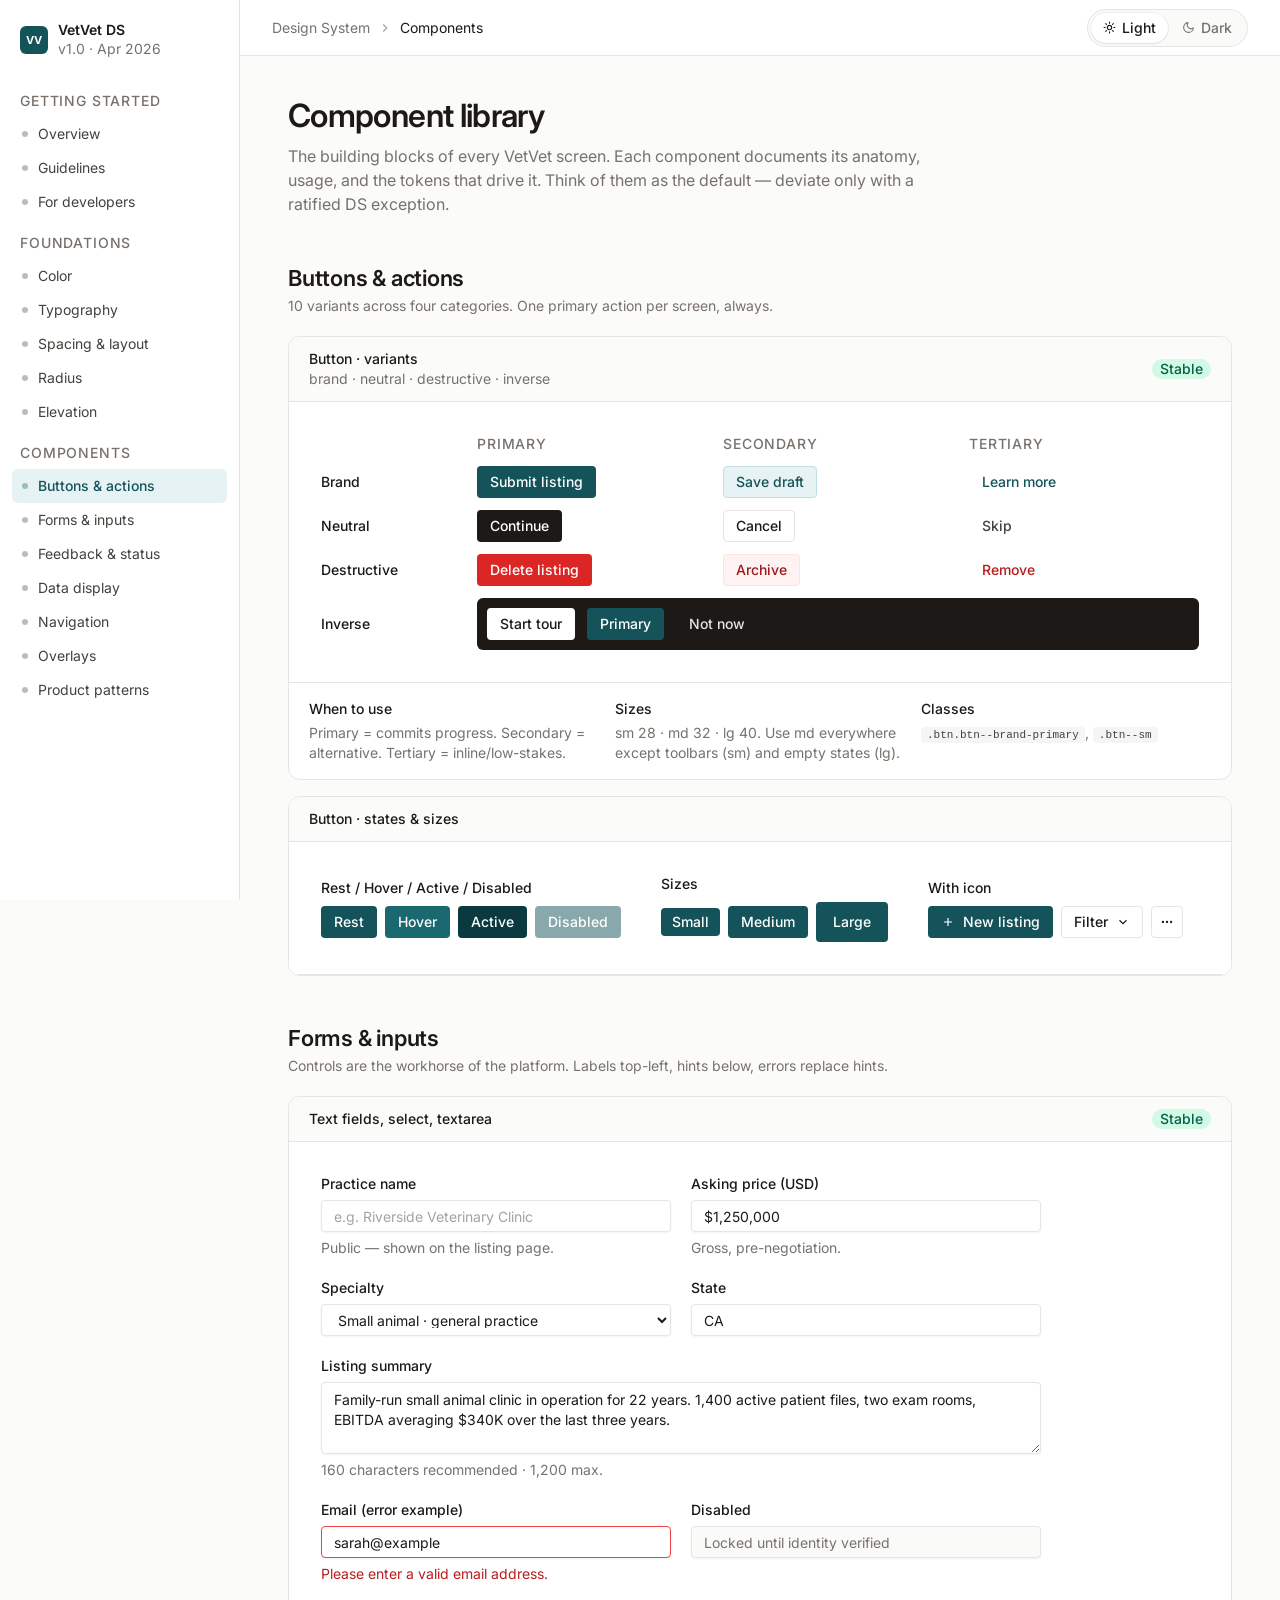
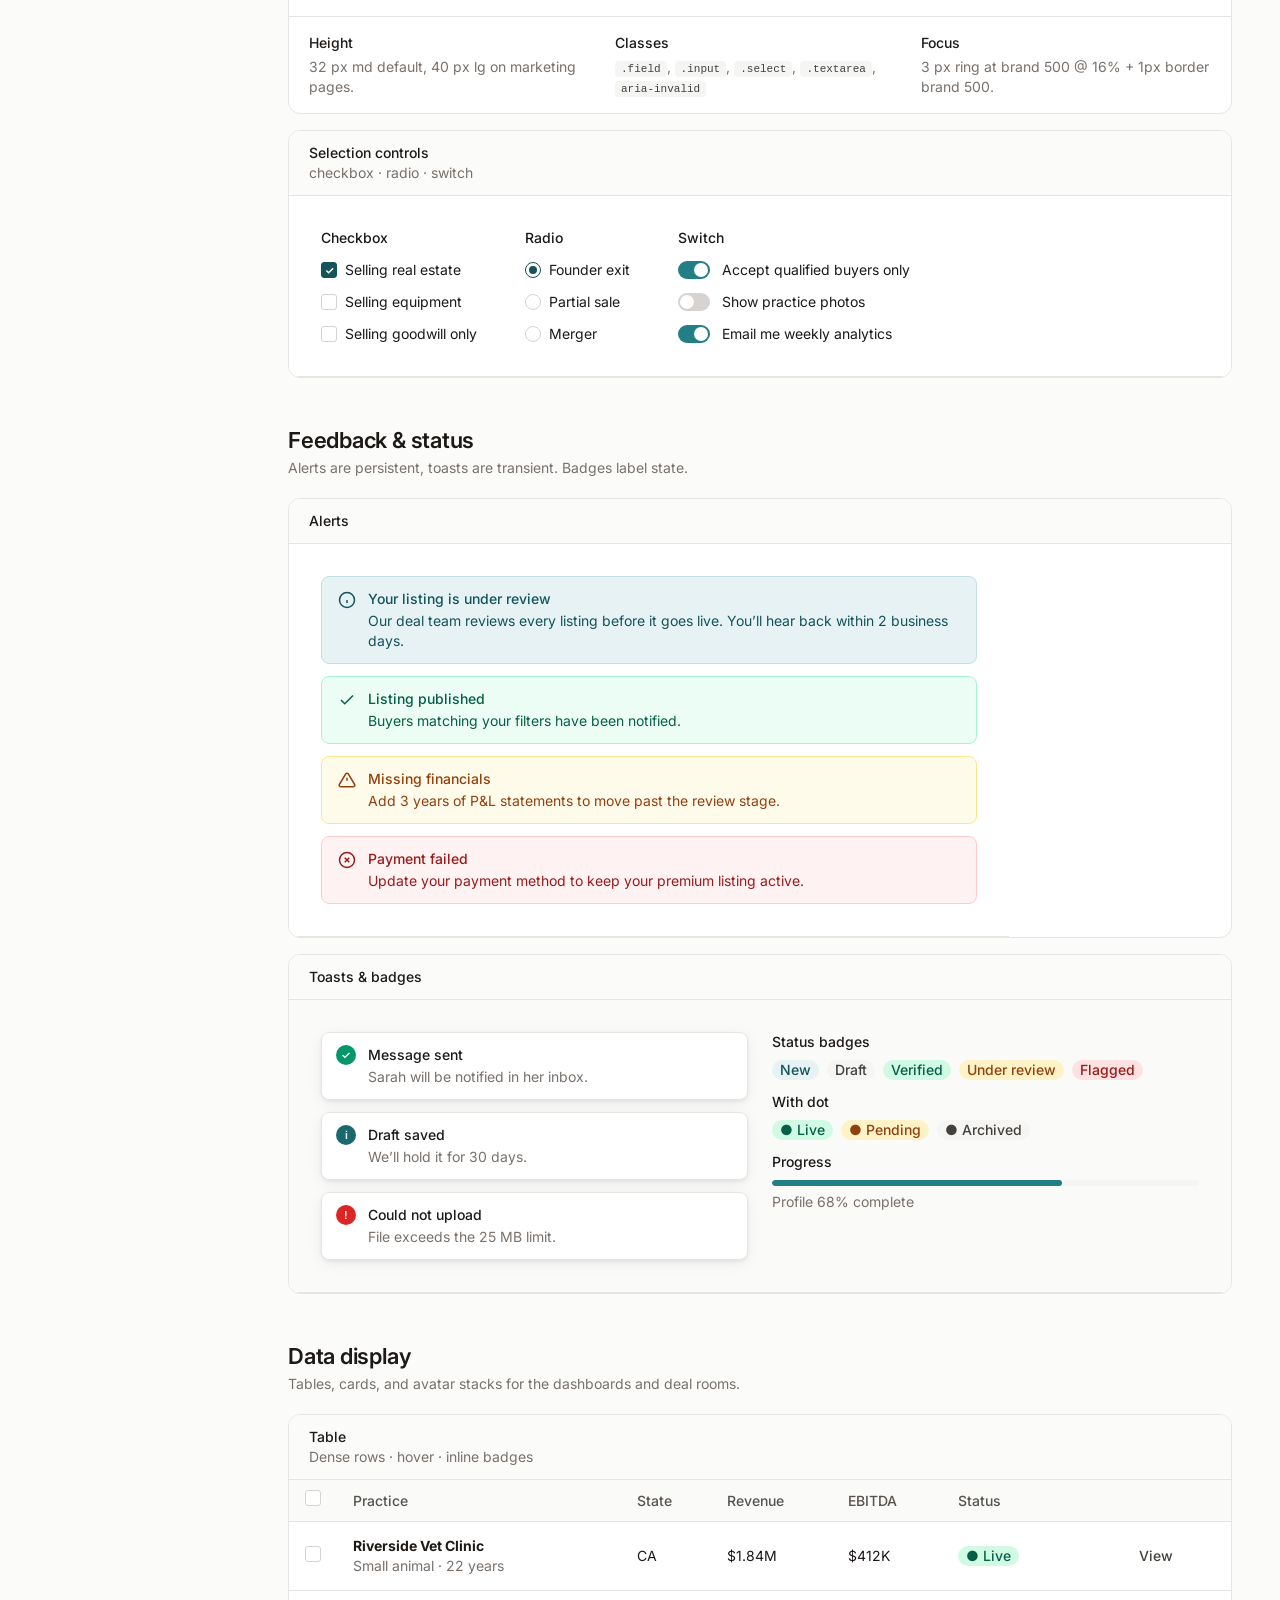
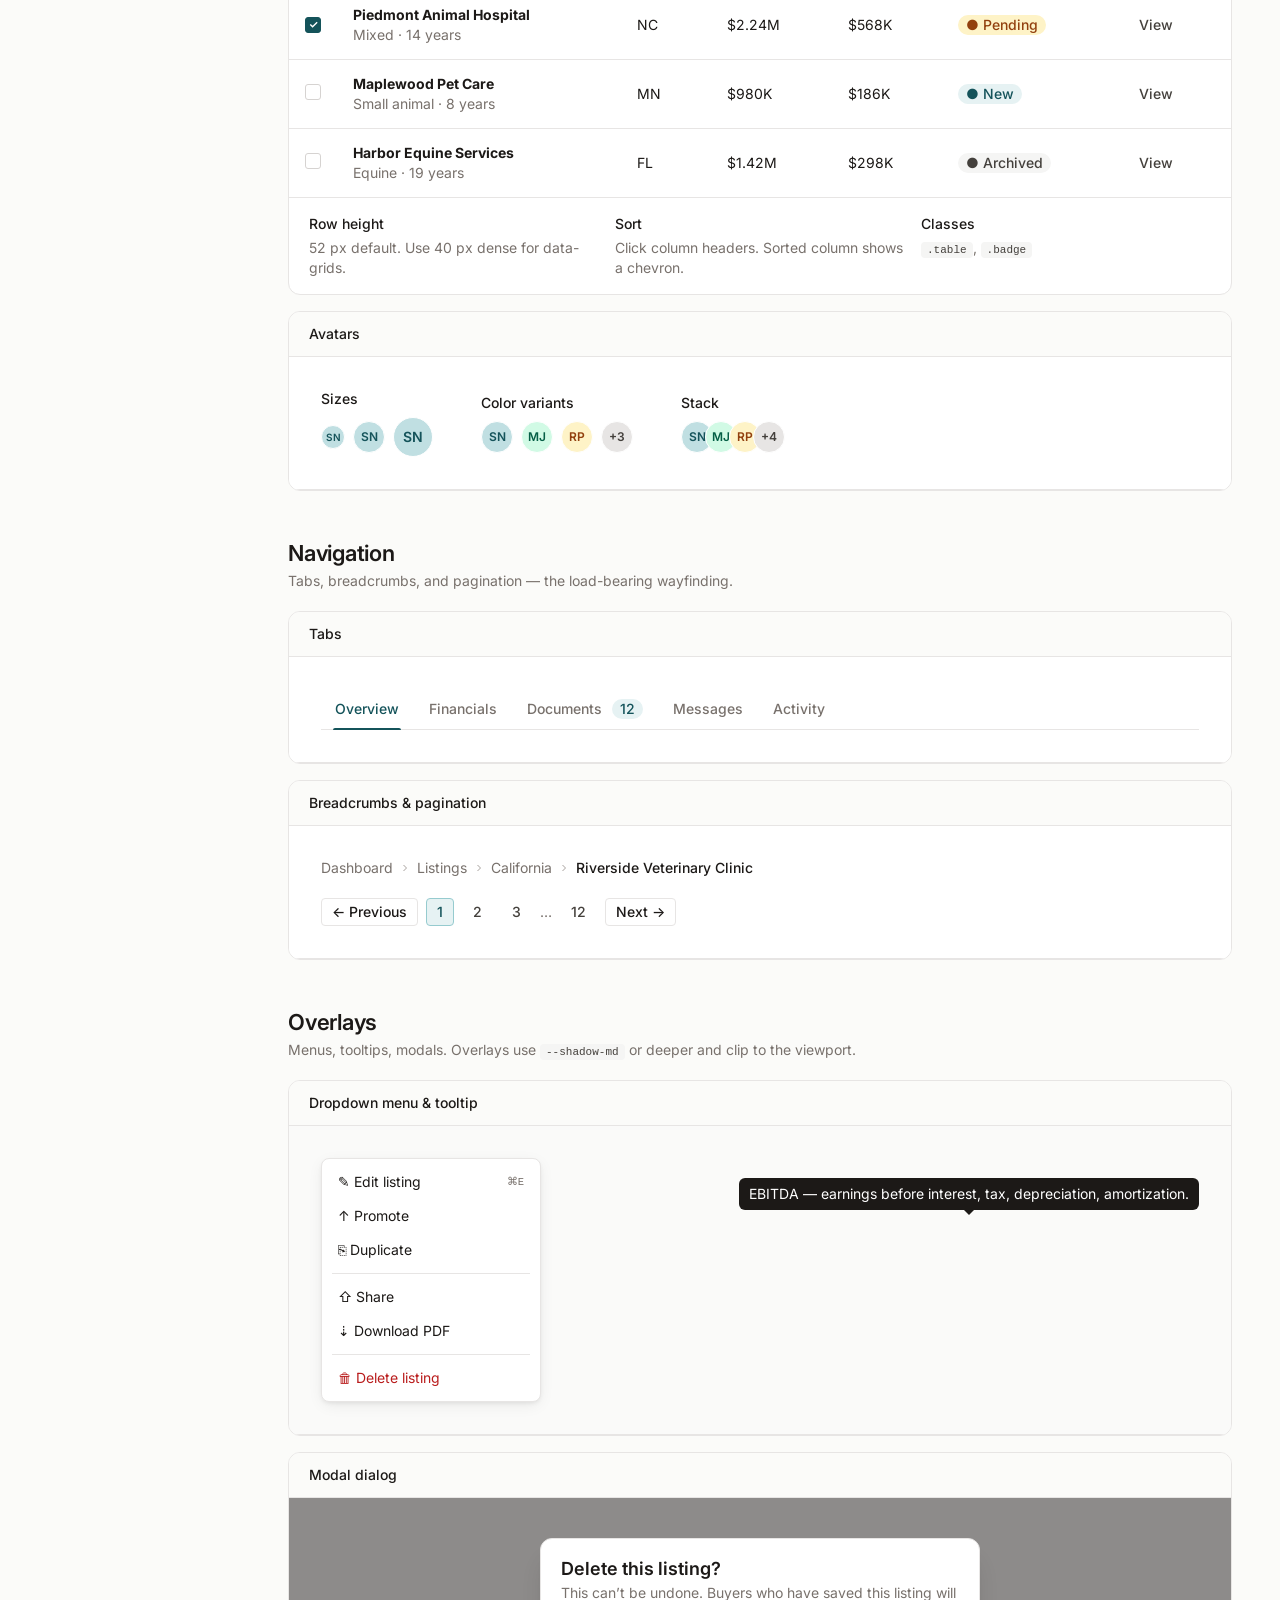
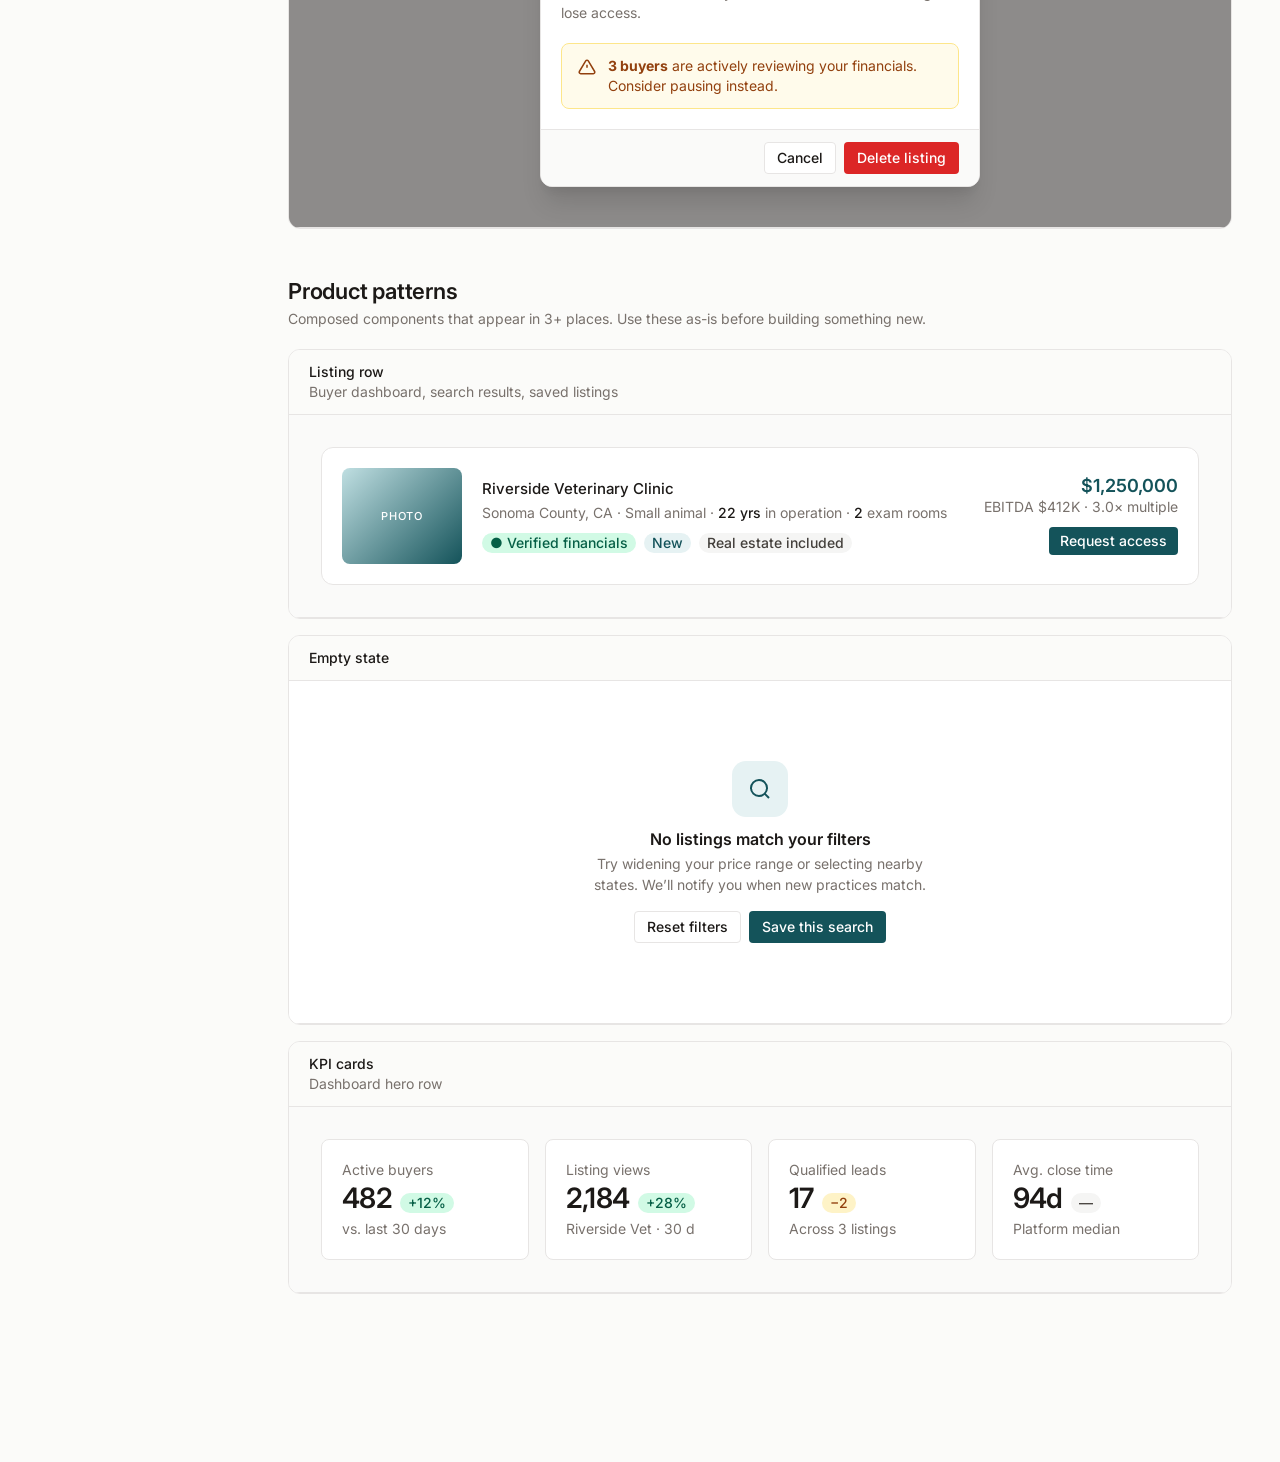
<file: components.html>
<!doctype html>
<html lang="en">
<head>
  <meta charset="utf-8" />
  <title>VetVet DS · Components</title>
  <meta name="viewport" content="width=device-width, initial-scale=1" />
  <link href="https://fonts.googleapis.com/css2?family=Inter:wght@400;500;600;700&family=JetBrains+Mono:wght@400;500&display=swap" rel="stylesheet" />
  <link rel="stylesheet" href="vetvet-ds.css?v=2" />
  <style>
    :root { --nav-w: 240px; --header-h: 56px; }
    body { font-family: var(--font-sans); }
    .app { display: grid; grid-template-columns: var(--nav-w) 1fr; min-height: 100vh; }
    .nav { background: #fff; border-right: 1px solid var(--color-neutral-border); padding: 16px 12px; position: sticky; top: 0; height: 100vh; overflow-y: auto; }
    .nav__brand { display:flex; align-items:center; gap:10px; padding:6px 8px 18px; }
    .nav__logo { width:28px; height:28px; border-radius:6px; background:var(--color-brand-primary); color:#fff; display:grid; place-items:center; font:700 11px/1 var(--font-sans); }
    .nav__brand-text { font:600 14px/1.2 var(--font-sans); }
    .nav__brand-sub { font:var(--font-caption); color:var(--color-subtext-color); }
    .nav__section { font:var(--font-caption-bold); color:var(--color-neutral-500); text-transform:uppercase; letter-spacing:0.06em; padding:14px 8px 6px; }
    .nav a { display:flex; align-items:center; gap:10px; padding:7px 10px; border-radius:6px; color:var(--color-neutral-700); text-decoration:none; font:var(--font-body); }
    .nav a:hover { background:var(--color-neutral-100); color:var(--color-neutral-900); }
    .nav a.is-active { background:var(--color-brand-50); color:var(--color-brand-800); font-weight:500; }
    .nav a .dot { width:6px; height:6px; border-radius:50%; background:currentColor; opacity:0.35; }

    .topbar { height: var(--header-h); display:flex; align-items:center; justify-content:space-between; padding: 0 32px; border-bottom: 1px solid var(--color-neutral-border); background:#fff; position: sticky; top: 0; z-index: 10; }
    .topbar__left { display:flex; align-items:center; gap:8px; font: var(--font-caption); color: var(--color-subtext-color); }
    .topbar__left svg { width:14px; height:14px; color: var(--color-neutral-400); }
    .topbar__right { display:flex; gap:8px; align-items:center; }
    .main { min-width: 0; }

    .content { padding: 40px 48px 120px; max-width: 1120px; }
    .page-head { margin-bottom: 32px; }
    .page-head h1 { font: 600 32px/40px var(--font-sans); letter-spacing:-0.02em; margin: 0 0 8px; }
    .page-head p { font: 400 16px/24px var(--font-sans); color: var(--color-subtext-color); margin: 0; max-width: 640px; }

    section.block { margin: 48px 0; scroll-margin-top: 80px; }
    section.block h2 { font: 600 22px/28px var(--font-sans); letter-spacing:-0.01em; margin: 0 0 4px; }
    section.block .lede { font: var(--font-caption); color: var(--color-subtext-color); margin: 0 0 20px; }

    .demo { background: #fff; border: 1px solid var(--color-neutral-border); border-radius: 12px; overflow: hidden; margin-bottom: 16px; }
    .demo__head { display:flex; justify-content:space-between; align-items:center; padding: 12px 20px; border-bottom: 1px solid var(--color-neutral-border); background: var(--color-neutral-25); }
    .demo__title { font: var(--font-body-bold); }
    .demo__sub { font: var(--font-caption); color: var(--color-subtext-color); }
    .demo__stage { padding: 32px; background: var(--color-neutral-50); border-bottom: 1px solid var(--color-neutral-border); }
    .demo__stage--surface { background: #fff; }
    .demo__meta { display: grid; grid-template-columns: 1fr 1fr 1fr; gap: 16px; padding: 16px 20px; font: var(--font-caption); color: var(--color-subtext-color); }
    .demo__meta strong { display:block; color: var(--color-default-font); font: var(--font-caption-bold); margin-bottom: 4px; }

    .btn-grid { display: grid; grid-template-columns: 140px repeat(3, 1fr); gap: 12px 16px; align-items: center; }
    .btn-grid__row-label { font: var(--font-body-bold); color: var(--color-default-font); }
    .btn-grid__col-head { font: var(--font-caption-bold); color: var(--color-neutral-500); text-transform: uppercase; letter-spacing: 0.06em; }

    .form-grid { display: grid; grid-template-columns: repeat(2, 1fr); gap: 20px; max-width: 720px; }

    .toast { display:flex; gap:12px; padding:12px 14px; border-radius: 8px; background:#fff; border:1px solid var(--color-neutral-border); box-shadow: var(--shadow-md); align-items:flex-start; min-width: 320px; }
    .toast__icon { width: 20px; height: 20px; border-radius: 50%; flex-shrink:0; display:grid; place-items:center; color: #fff; font: 600 11px/1 var(--font-sans); }
    .toast__title { font: var(--font-body-bold); }
    .toast__body { font: var(--font-caption); color: var(--color-subtext-color); margin-top: 2px; }

    .avatar { width: 32px; height: 32px; border-radius: 50%; background: var(--color-brand-100); color: var(--color-brand-800); display: grid; place-items: center; font: 600 12px/1 var(--font-sans); border: 1px solid var(--color-white); }
    .avatar--lg { width: 40px; height: 40px; font-size: 14px; }
    .avatar--sm { width: 24px; height: 24px; font-size: 10px; }
    .avatar-stack { display:flex; }
    .avatar-stack .avatar + .avatar { margin-left: -8px; }

    /* Tabs demo */
    .tabs { display: flex; gap: 2px; border-bottom: 1px solid var(--color-neutral-border); }
    .tabs button { background: none; border: 0; padding: 10px 14px; font: var(--font-body-bold); color: var(--color-subtext-color); cursor: pointer; position: relative; }
    .tabs button.is-active { color: var(--color-brand-800); }
    .tabs button.is-active::after { content:""; position:absolute; left:12px; right:12px; bottom:-1px; height:2px; background: var(--color-brand-800); border-radius: 2px 2px 0 0; }

    /* Breadcrumbs */
    .crumbs { display: flex; align-items: center; gap: 6px; font: var(--font-caption); }
    .crumbs a { color: var(--color-subtext-color); text-decoration: none; }
    .crumbs a:hover { color: var(--color-default-font); }
    .crumbs svg { width: 12px; height: 12px; color: var(--color-neutral-400); }
    .crumbs .is-current { color: var(--color-default-font); font-weight: 500; }

    /* Progress */
    .progress { height: 6px; background: var(--color-neutral-100); border-radius: 999px; overflow: hidden; }
    .progress > span { display: block; height: 100%; background: var(--color-brand-600); border-radius: inherit; }

    /* Checkbox/radio */
    .chk, .rad { display: inline-flex; align-items: center; gap: 8px; font: var(--font-body); cursor: pointer; }
    .chk__box, .rad__box { width: 16px; height: 16px; border: 1px solid var(--color-neutral-300); background: #fff; display: inline-grid; place-items: center; }
    .chk__box { border-radius: 3px; }
    .rad__box { border-radius: 50%; }
    .chk.is-checked .chk__box { background: var(--color-brand-800); border-color: var(--color-brand-800); color: #fff; }
    .chk.is-checked .chk__box svg { width: 11px; height: 11px; }
    .rad.is-checked .rad__box { border-color: var(--color-brand-800); }
    .rad.is-checked .rad__box::after { content: ""; width: 8px; height: 8px; border-radius: 50%; background: var(--color-brand-800); }

    /* Switch */
    .switch { width: 32px; height: 18px; background: var(--color-neutral-300); border-radius: 999px; position: relative; cursor: pointer; transition: background var(--duration-fast); }
    .switch::after { content:""; position: absolute; left: 2px; top: 2px; width: 14px; height: 14px; background: #fff; border-radius: 50%; box-shadow: var(--shadow-sm); transition: left var(--duration-fast); }
    .switch.is-on { background: var(--color-brand-600); }
    .switch.is-on::after { left: 16px; }

    /* Tooltip */
    .tip { position: relative; display: inline-block; }
    .tip__bubble { background: var(--color-neutral-900); color: #fff; font: var(--font-caption); padding: 6px 10px; border-radius: 6px; white-space: nowrap; }
    .tip__bubble::after { content:""; position:absolute; top:100%; left:50%; transform: translateX(-50%); border: 5px solid transparent; border-top-color: var(--color-neutral-900); }

    /* Table */
    .table-demo { width: 100%; border-collapse: collapse; font: var(--font-body); background: #fff; }
    .table-demo th { text-align: left; font: var(--font-caption-bold); color: var(--color-neutral-600); padding: 10px 16px; border-bottom: 1px solid var(--color-neutral-border); background: var(--color-neutral-50); }
    .table-demo td { padding: 14px 16px; border-bottom: 1px solid var(--color-neutral-border); }
    .table-demo tr:last-child td { border-bottom: 0; }

    /* Component anatomy callouts */
    .anatomy { display: grid; grid-template-columns: 1fr 320px; gap: 24px; align-items: start; }
    .anatomy__list { font: var(--font-caption); color: var(--color-subtext-color); }
    .anatomy__list dt { font: var(--font-caption-bold); color: var(--color-default-font); margin-top: 10px; }
    .anatomy__list dd { margin: 2px 0 0 0; }

    /* Dropdown menu */
    .menu { background: #fff; border: 1px solid var(--color-neutral-border); border-radius: 8px; box-shadow: var(--shadow-md); padding: 6px; width: 220px; }
    .menu__item { display:flex; align-items:center; gap:8px; padding: 7px 10px; font: var(--font-body); border-radius: 4px; cursor: pointer; }
    .menu__item:hover { background: var(--color-neutral-100); }
    .menu__item.is-danger { color: var(--color-error-700); }
    .menu__divider { height: 1px; background: var(--color-neutral-border); margin: 6px 4px; }
    .menu__kbd { margin-left: auto; font: var(--font-monospace); font-size: 10.5px; color: var(--color-neutral-500); }

    /* Modal */
    .modal { width: 440px; background: #fff; border-radius: 12px; box-shadow: var(--shadow-overlay); overflow: hidden; border: 1px solid var(--color-neutral-border); }
    .modal__head { padding: 20px 20px 0; }
    .modal__title { font: var(--font-heading-3); font-size: 18px; margin: 0 0 4px; }
    .modal__desc { font: var(--font-caption); color: var(--color-subtext-color); margin: 0; }
    .modal__body { padding: 20px; }
    .modal__foot { display:flex; justify-content:flex-end; gap: 8px; padding: 12px 20px; background: var(--color-neutral-50); border-top: 1px solid var(--color-neutral-border); }

    /* Empty state */
    .empty { text-align: center; padding: 48px 24px; }
    .empty__icon { width: 56px; height: 56px; margin: 0 auto 12px; border-radius: 14px; background: var(--color-brand-50); color: var(--color-brand-800); display: grid; place-items: center; }
    .empty__title { font: var(--font-heading-3); margin: 0 0 4px; }
    .empty__body { font: var(--font-caption); color: var(--color-subtext-color); margin: 0 auto 16px; max-width: 340px; line-height: 1.5; }

    /* Listing card (product-specific) */
    .listing { display: grid; grid-template-columns: 120px 1fr auto; gap: 20px; background: #fff; border: 1px solid var(--color-neutral-border); border-radius: 12px; padding: 20px; align-items: center; }
    .listing__photo { height: 96px; border-radius: 8px; background: linear-gradient(135deg, #C0DFE2, #14535A); display: grid; place-items: center; color: #fff; font: 500 11px/1 var(--font-sans); letter-spacing: 0.08em; text-transform: uppercase; }
    .listing__title { font: var(--font-body-bold); font-size: 15px; margin: 0 0 4px; }
    .listing__meta { font: var(--font-caption); color: var(--color-subtext-color); }
    .listing__meta strong { color: var(--color-default-font); font-weight: 500; }
    .listing__price { font: 600 18px/1 var(--font-sans); color: var(--color-brand-800); }
    .listing__price-sub { font: var(--font-caption); color: var(--color-subtext-color); text-align: right; margin-top: 2px; }

  </style>
</head>
<body>
  <div class="app">
    <aside class="nav">
      <div class="nav__brand">
        <div class="nav__logo">VV</div>
        <div>
          <div class="nav__brand-text">VetVet DS</div>
          <div class="nav__brand-sub">v1.0 · Apr 2026</div>
        </div>
      </div>

      <div class="nav__section">Getting started</div>
      <a href="index.html"><span class="dot"></span>Overview</a>
      <a href="guidelines.html"><span class="dot"></span>Guidelines</a>
      <a href="guidelines.html#developers"><span class="dot"></span>For developers</a>

      <div class="nav__section">Foundations</div>
      <a href="tokens.html#colors"><span class="dot"></span>Color</a>
      <a href="tokens.html#typography"><span class="dot"></span>Typography</a>
      <a href="tokens.html#spacing"><span class="dot"></span>Spacing & layout</a>
      <a href="tokens.html#radius"><span class="dot"></span>Radius</a>
      <a href="tokens.html#shadows"><span class="dot"></span>Elevation</a>

      <div class="nav__section">Components</div>
      <a href="components.html#buttons" class="is-active"><span class="dot"></span>Buttons & actions</a>
      <a href="components.html#forms"><span class="dot"></span>Forms & inputs</a>
      <a href="components.html#feedback"><span class="dot"></span>Feedback & status</a>
      <a href="components.html#data"><span class="dot"></span>Data display</a>
      <a href="components.html#navigation"><span class="dot"></span>Navigation</a>
      <a href="components.html#overlays"><span class="dot"></span>Overlays</a>
      <a href="components.html#patterns"><span class="dot"></span>Product patterns</a>
    </aside>

    <main class="main">
      <header class="topbar">
        <div class="topbar__left">
          <span>Design System</span>
          <svg viewBox="0 0 24 24" fill="none" stroke="currentColor" stroke-width="2"><path d="M9 18l6-6-6-6"/></svg>
          <span style="color:var(--color-default-font)">Components</span>
        </div>
        <div class="topbar__right">
          <nav class="vv-theme-toggle" aria-label="Theme">
            <a href="index.html" class="is-active" aria-current="page"><svg viewBox="0 0 24 24" fill="none" stroke="currentColor" stroke-width="2" stroke-linecap="round" stroke-linejoin="round"><circle cx="12" cy="12" r="4"/><path d="M12 2v2M12 20v2M4.93 4.93l1.41 1.41M17.66 17.66l1.41 1.41M2 12h2M20 12h2M4.93 19.07l1.41-1.41M17.66 6.34l1.41-1.41"/></svg>Light</a>
            <a href="dark-mode.html"><svg viewBox="0 0 24 24" fill="none" stroke="currentColor" stroke-width="2" stroke-linecap="round" stroke-linejoin="round"><path d="M21 12.79A9 9 0 1111.21 3 7 7 0 0021 12.79z"/></svg>Dark</a>
          </nav>
        </div>
      </header>

      <div class="content">
        <div class="page-head">
          <h1>Component library</h1>
          <p>The building blocks of every VetVet screen. Each component documents its anatomy, usage, and the tokens that drive it. Think of them as the default — deviate only with a ratified DS exception.</p>
        </div>

        <!-- BUTTONS -->
        <section class="block" id="buttons">
          <h2>Buttons &amp; actions</h2>
          <p class="lede">10 variants across four categories. One primary action per screen, always.</p>

          <div class="demo">
            <div class="demo__head"><div><div class="demo__title">Button · variants</div><div class="demo__sub">brand · neutral · destructive · inverse</div></div><span class="badge badge--success">Stable</span></div>
            <div class="demo__stage demo__stage--surface">
              <div class="btn-grid">
                <div></div>
                <div class="btn-grid__col-head">Primary</div>
                <div class="btn-grid__col-head">Secondary</div>
                <div class="btn-grid__col-head">Tertiary</div>
                <div class="btn-grid__row-label">Brand</div>
                <div><button class="btn btn--brand-primary">Submit listing</button></div>
                <div><button class="btn btn--brand-secondary">Save draft</button></div>
                <div><button class="btn btn--brand-tertiary">Learn more</button></div>
                <div class="btn-grid__row-label">Neutral</div>
                <div><button class="btn btn--neutral-primary">Continue</button></div>
                <div><button class="btn btn--neutral-secondary">Cancel</button></div>
                <div><button class="btn btn--neutral-tertiary">Skip</button></div>
                <div class="btn-grid__row-label">Destructive</div>
                <div><button class="btn btn--destructive-primary">Delete listing</button></div>
                <div><button class="btn btn--destructive-secondary">Archive</button></div>
                <div><button class="btn btn--destructive-tertiary">Remove</button></div>
                <div class="btn-grid__row-label">Inverse</div>
                <div style="background:var(--color-neutral-900); padding:10px; border-radius:6px; grid-column: span 3; display:flex; gap:12px;">
                  <button class="btn btn--inverse-primary">Start tour</button>
                  <button class="btn btn--brand-primary">Primary</button>
                  <button class="btn btn--neutral-tertiary" style="color:#E7E5E4">Not now</button>
                </div>
              </div>
            </div>
            <div class="demo__meta">
              <div><strong>When to use</strong>Primary = commits progress. Secondary = alternative. Tertiary = inline/low-stakes.</div>
              <div><strong>Sizes</strong>sm 28 · md 32 · lg 40. Use md everywhere except toolbars (sm) and empty states (lg).</div>
              <div><strong>Classes</strong><code>.btn.btn--brand-primary</code>, <code>.btn--sm</code></div>
            </div>
          </div>

          <div class="demo">
            <div class="demo__head"><div><div class="demo__title">Button · states &amp; sizes</div></div></div>
            <div class="demo__stage demo__stage--surface" style="display:flex; gap:40px; flex-wrap:wrap; align-items:center">
              <div class="stack gap-2"><span class="text-caption-bold">Rest / Hover / Active / Disabled</span><div class="row gap-2">
                <button class="btn btn--brand-primary">Rest</button>
                <button class="btn btn--brand-primary" style="background:var(--color-brand-700)">Hover</button>
                <button class="btn btn--brand-primary" style="background:var(--color-brand-900)">Active</button>
                <button class="btn btn--brand-primary" disabled>Disabled</button>
              </div></div>
              <div class="stack gap-2"><span class="text-caption-bold">Sizes</span><div class="row gap-2" style="align-items:center">
                <button class="btn btn--brand-primary btn--sm">Small</button>
                <button class="btn btn--brand-primary">Medium</button>
                <button class="btn btn--brand-primary btn--lg">Large</button>
              </div></div>
              <div class="stack gap-2"><span class="text-caption-bold">With icon</span><div class="row gap-2">
                <button class="btn btn--brand-primary"><svg width="14" height="14" viewBox="0 0 24 24" fill="none" stroke="currentColor" stroke-width="2"><path d="M12 5v14M5 12h14"/></svg>New listing</button>
                <button class="btn btn--neutral-secondary">Filter<svg width="14" height="14" viewBox="0 0 24 24" fill="none" stroke="currentColor" stroke-width="2"><path d="M6 9l6 6 6-6"/></svg></button>
                <button class="btn btn--neutral-secondary" style="width:32px; padding:0"><svg width="14" height="14" viewBox="0 0 24 24" fill="none" stroke="currentColor" stroke-width="2"><circle cx="12" cy="12" r="1"/><circle cx="19" cy="12" r="1"/><circle cx="5" cy="12" r="1"/></svg></button>
              </div></div>
            </div>
          </div>
        </section>

        <!-- FORMS -->
        <section class="block" id="forms">
          <h2>Forms &amp; inputs</h2>
          <p class="lede">Controls are the workhorse of the platform. Labels top-left, hints below, errors replace hints.</p>

          <div class="demo">
            <div class="demo__head"><div><div class="demo__title">Text fields, select, textarea</div></div><span class="badge badge--success">Stable</span></div>
            <div class="demo__stage demo__stage--surface">
              <div class="form-grid">
                <div class="field">
                  <label class="field__label">Practice name</label>
                  <input class="input" placeholder="e.g. Riverside Veterinary Clinic" />
                  <div class="field__hint">Public — shown on the listing page.</div>
                </div>
                <div class="field">
                  <label class="field__label">Asking price (USD)</label>
                  <input class="input" value="$1,250,000" />
                  <div class="field__hint">Gross, pre-negotiation.</div>
                </div>
                <div class="field">
                  <label class="field__label">Specialty</label>
                  <select class="select"><option>Small animal · general practice</option><option>Mixed animal</option><option>Equine</option><option>Specialty / referral</option></select>
                </div>
                <div class="field">
                  <label class="field__label">State</label>
                  <input class="input" value="CA" />
                </div>
                <div class="field" style="grid-column: span 2">
                  <label class="field__label">Listing summary</label>
                  <textarea class="textarea" placeholder="What makes this practice special? Two to three sentences.">Family-run small animal clinic in operation for 22 years. 1,400 active patient files, two exam rooms, EBITDA averaging $340K over the last three years.</textarea>
                  <div class="field__hint">160 characters recommended · 1,200 max.</div>
                </div>
                <div class="field">
                  <label class="field__label">Email (error example)</label>
                  <input class="input" aria-invalid="true" value="sarah@example" />
                  <div class="field__error">Please enter a valid email address.</div>
                </div>
                <div class="field">
                  <label class="field__label">Disabled</label>
                  <input class="input" value="Locked until identity verified" disabled style="background:var(--color-neutral-50); color:var(--color-neutral-500)"/>
                </div>
              </div>
            </div>
            <div class="demo__meta">
              <div><strong>Height</strong>32 px md default, 40 px lg on marketing pages.</div>
              <div><strong>Classes</strong><code>.field</code>, <code>.input</code>, <code>.select</code>, <code>.textarea</code>, <code>aria-invalid</code></div>
              <div><strong>Focus</strong>3 px ring at brand 500 @ 16% + 1px border brand 500.</div>
            </div>
          </div>

          <div class="demo">
            <div class="demo__head"><div><div class="demo__title">Selection controls</div><div class="demo__sub">checkbox · radio · switch</div></div></div>
            <div class="demo__stage demo__stage--surface" style="display:flex; gap:48px; flex-wrap:wrap">
              <div class="stack gap-3">
                <span class="text-caption-bold">Checkbox</span>
                <label class="chk is-checked"><span class="chk__box"><svg viewBox="0 0 24 24" fill="none" stroke="currentColor" stroke-width="3"><path d="M5 12l5 5L20 7"/></svg></span>Selling real estate</label>
                <label class="chk"><span class="chk__box"></span>Selling equipment</label>
                <label class="chk"><span class="chk__box"></span>Selling goodwill only</label>
              </div>
              <div class="stack gap-3">
                <span class="text-caption-bold">Radio</span>
                <label class="rad is-checked"><span class="rad__box"></span>Founder exit</label>
                <label class="rad"><span class="rad__box"></span>Partial sale</label>
                <label class="rad"><span class="rad__box"></span>Merger</label>
              </div>
              <div class="stack gap-3">
                <span class="text-caption-bold">Switch</span>
                <div class="row gap-3" style="align-items:center"><div class="switch is-on"></div><span>Accept qualified buyers only</span></div>
                <div class="row gap-3" style="align-items:center"><div class="switch"></div><span>Show practice photos</span></div>
                <div class="row gap-3" style="align-items:center"><div class="switch is-on"></div><span>Email me weekly analytics</span></div>
              </div>
            </div>
          </div>
        </section>

        <!-- FEEDBACK -->
        <section class="block" id="feedback">
          <h2>Feedback &amp; status</h2>
          <p class="lede">Alerts are persistent, toasts are transient. Badges label state.</p>

          <div class="demo">
            <div class="demo__head"><div><div class="demo__title">Alerts</div></div></div>
            <div class="demo__stage demo__stage--surface" style="display:grid; gap:12px; max-width: 720px">
              <div class="alert alert--brand">
                <svg width="18" height="18" viewBox="0 0 24 24" fill="none" stroke="currentColor" stroke-width="2" style="flex-shrink:0; margin-top:2px"><circle cx="12" cy="12" r="10"/><path d="M12 16v-4M12 8h.01"/></svg>
                <div><p class="alert__title">Your listing is under review</p><p class="alert__body">Our deal team reviews every listing before it goes live. You&rsquo;ll hear back within 2 business days.</p></div>
              </div>
              <div class="alert alert--success">
                <svg width="18" height="18" viewBox="0 0 24 24" fill="none" stroke="currentColor" stroke-width="2" style="flex-shrink:0; margin-top:2px"><path d="M20 6L9 17l-5-5"/></svg>
                <div><p class="alert__title">Listing published</p><p class="alert__body">Buyers matching your filters have been notified.</p></div>
              </div>
              <div class="alert alert--warning">
                <svg width="18" height="18" viewBox="0 0 24 24" fill="none" stroke="currentColor" stroke-width="2" style="flex-shrink:0; margin-top:2px"><path d="M10.29 3.86L1.82 18a2 2 0 001.71 3h16.94a2 2 0 001.71-3L13.71 3.86a2 2 0 00-3.42 0zM12 9v4M12 17h.01"/></svg>
                <div><p class="alert__title">Missing financials</p><p class="alert__body">Add 3 years of P&amp;L statements to move past the review stage.</p></div>
              </div>
              <div class="alert alert--error">
                <svg width="18" height="18" viewBox="0 0 24 24" fill="none" stroke="currentColor" stroke-width="2" style="flex-shrink:0; margin-top:2px"><circle cx="12" cy="12" r="10"/><path d="M15 9l-6 6M9 9l6 6"/></svg>
                <div><p class="alert__title">Payment failed</p><p class="alert__body">Update your payment method to keep your premium listing active.</p></div>
              </div>
            </div>
          </div>

          <div class="demo">
            <div class="demo__head"><div><div class="demo__title">Toasts &amp; badges</div></div></div>
            <div class="demo__stage" style="display:grid; grid-template-columns: 1fr 1fr; gap: 24px; align-items:start">
              <div class="stack gap-3">
                <div class="toast"><div class="toast__icon" style="background:var(--color-success-600)">✓</div><div><div class="toast__title">Message sent</div><div class="toast__body">Sarah will be notified in her inbox.</div></div></div>
                <div class="toast"><div class="toast__icon" style="background:var(--color-brand-700)">i</div><div><div class="toast__title">Draft saved</div><div class="toast__body">We&rsquo;ll hold it for 30 days.</div></div></div>
                <div class="toast"><div class="toast__icon" style="background:var(--color-error-600)">!</div><div><div class="toast__title">Could not upload</div><div class="toast__body">File exceeds the 25 MB limit.</div></div></div>
              </div>
              <div class="stack gap-3">
                <div><span class="text-caption-bold" style="display:block; margin-bottom:8px">Status badges</span>
                  <div style="display:flex; gap:8px; flex-wrap:wrap">
                    <span class="badge badge--brand">New</span>
                    <span class="badge badge--neutral">Draft</span>
                    <span class="badge badge--success">Verified</span>
                    <span class="badge badge--warning">Under review</span>
                    <span class="badge badge--error">Flagged</span>
                  </div>
                </div>
                <div><span class="text-caption-bold" style="display:block; margin-bottom:8px">With dot</span>
                  <div style="display:flex; gap:8px; flex-wrap:wrap">
                    <span class="badge badge--success">● Live</span>
                    <span class="badge badge--warning">● Pending</span>
                    <span class="badge badge--neutral">● Archived</span>
                  </div>
                </div>
                <div><span class="text-caption-bold" style="display:block; margin-bottom:8px">Progress</span>
                  <div class="progress"><span style="width:68%"></span></div>
                  <div class="text-caption" style="margin-top:6px">Profile 68% complete</div>
                </div>
              </div>
            </div>
          </div>
        </section>

        <!-- DATA DISPLAY -->
        <section class="block" id="data">
          <h2>Data display</h2>
          <p class="lede">Tables, cards, and avatar stacks for the dashboards and deal rooms.</p>

          <div class="demo">
            <div class="demo__head"><div><div class="demo__title">Table</div><div class="demo__sub">Dense rows · hover · inline badges</div></div></div>
            <div class="demo__stage" style="padding:0; background:#fff">
              <table class="table-demo">
                <thead>
                  <tr><th style="width:40px"><label class="chk"><span class="chk__box"></span></label></th><th>Practice</th><th>State</th><th>Revenue</th><th>EBITDA</th><th>Status</th><th></th></tr>
                </thead>
                <tbody>
                  <tr><td><label class="chk"><span class="chk__box"></span></label></td><td><strong>Riverside Vet Clinic</strong><div class="text-caption">Small animal · 22 years</div></td><td>CA</td><td>$1.84M</td><td>$412K</td><td><span class="badge badge--success">● Live</span></td><td><button class="btn btn--neutral-tertiary btn--sm">View</button></td></tr>
                  <tr><td><label class="chk is-checked"><span class="chk__box"><svg viewBox="0 0 24 24" fill="none" stroke="currentColor" stroke-width="3"><path d="M5 12l5 5L20 7"/></svg></span></label></td><td><strong>Piedmont Animal Hospital</strong><div class="text-caption">Mixed · 14 years</div></td><td>NC</td><td>$2.24M</td><td>$568K</td><td><span class="badge badge--warning">● Pending</span></td><td><button class="btn btn--neutral-tertiary btn--sm">View</button></td></tr>
                  <tr><td><label class="chk"><span class="chk__box"></span></label></td><td><strong>Maplewood Pet Care</strong><div class="text-caption">Small animal · 8 years</div></td><td>MN</td><td>$980K</td><td>$186K</td><td><span class="badge badge--brand">● New</span></td><td><button class="btn btn--neutral-tertiary btn--sm">View</button></td></tr>
                  <tr><td><label class="chk"><span class="chk__box"></span></label></td><td><strong>Harbor Equine Services</strong><div class="text-caption">Equine · 19 years</div></td><td>FL</td><td>$1.42M</td><td>$298K</td><td><span class="badge badge--neutral">● Archived</span></td><td><button class="btn btn--neutral-tertiary btn--sm">View</button></td></tr>
                </tbody>
              </table>
            </div>
            <div class="demo__meta">
              <div><strong>Row height</strong>52 px default. Use 40 px dense for data-grids.</div>
              <div><strong>Sort</strong>Click column headers. Sorted column shows a chevron.</div>
              <div><strong>Classes</strong><code>.table</code>, <code>.badge</code></div>
            </div>
          </div>

          <div class="demo">
            <div class="demo__head"><div><div class="demo__title">Avatars</div></div></div>
            <div class="demo__stage demo__stage--surface" style="display:flex; gap:48px; align-items:center; flex-wrap:wrap">
              <div class="stack gap-2"><span class="text-caption-bold">Sizes</span><div class="row gap-2" style="align-items:center">
                <span class="avatar avatar--sm">SN</span>
                <span class="avatar">SN</span>
                <span class="avatar avatar--lg">SN</span>
              </div></div>
              <div class="stack gap-2"><span class="text-caption-bold">Color variants</span><div class="row gap-2">
                <span class="avatar" style="background:var(--color-brand-100); color:var(--color-brand-800)">SN</span>
                <span class="avatar" style="background:var(--color-success-100); color:var(--color-success-800)">MJ</span>
                <span class="avatar" style="background:var(--color-warning-100); color:var(--color-warning-800)">RP</span>
                <span class="avatar" style="background:var(--color-neutral-200); color:var(--color-neutral-700)">+3</span>
              </div></div>
              <div class="stack gap-2"><span class="text-caption-bold">Stack</span>
                <div class="avatar-stack">
                  <span class="avatar" style="background:var(--color-brand-100); color:var(--color-brand-800)">SN</span>
                  <span class="avatar" style="background:var(--color-success-100); color:var(--color-success-800)">MJ</span>
                  <span class="avatar" style="background:var(--color-warning-100); color:var(--color-warning-800)">RP</span>
                  <span class="avatar" style="background:var(--color-neutral-200); color:var(--color-neutral-700)">+4</span>
                </div>
              </div>
            </div>
          </div>
        </section>

        <!-- NAVIGATION -->
        <section class="block" id="navigation">
          <h2>Navigation</h2>
          <p class="lede">Tabs, breadcrumbs, and pagination — the load-bearing wayfinding.</p>

          <div class="demo">
            <div class="demo__head"><div><div class="demo__title">Tabs</div></div></div>
            <div class="demo__stage demo__stage--surface">
              <div class="tabs">
                <button class="is-active">Overview</button>
                <button>Financials</button>
                <button>Documents <span class="badge badge--brand" style="margin-left:6px">12</span></button>
                <button>Messages</button>
                <button>Activity</button>
              </div>
            </div>
          </div>

          <div class="demo">
            <div class="demo__head"><div><div class="demo__title">Breadcrumbs &amp; pagination</div></div></div>
            <div class="demo__stage demo__stage--surface" style="display:flex; flex-direction:column; gap:20px">
              <nav class="crumbs">
                <a href="#">Dashboard</a>
                <svg viewBox="0 0 24 24" fill="none" stroke="currentColor" stroke-width="2"><path d="M9 18l6-6-6-6"/></svg>
                <a href="#">Listings</a>
                <svg viewBox="0 0 24 24" fill="none" stroke="currentColor" stroke-width="2"><path d="M9 18l6-6-6-6"/></svg>
                <a href="#">California</a>
                <svg viewBox="0 0 24 24" fill="none" stroke="currentColor" stroke-width="2"><path d="M9 18l6-6-6-6"/></svg>
                <span class="is-current">Riverside Veterinary Clinic</span>
              </nav>
              <div class="row gap-2" style="align-items:center">
                <button class="btn btn--neutral-secondary btn--sm">← Previous</button>
                <button class="btn btn--neutral-secondary btn--sm" style="background:var(--color-brand-50); border-color:var(--color-brand-200); color:var(--color-brand-800)">1</button>
                <button class="btn btn--neutral-tertiary btn--sm">2</button>
                <button class="btn btn--neutral-tertiary btn--sm">3</button>
                <span style="color:var(--color-subtext-color)">…</span>
                <button class="btn btn--neutral-tertiary btn--sm">12</button>
                <button class="btn btn--neutral-secondary btn--sm">Next →</button>
              </div>
            </div>
          </div>
        </section>

        <!-- OVERLAYS -->
        <section class="block" id="overlays">
          <h2>Overlays</h2>
          <p class="lede">Menus, tooltips, modals. Overlays use <code>--shadow-md</code> or deeper and clip to the viewport.</p>

          <div class="demo">
            <div class="demo__head"><div><div class="demo__title">Dropdown menu &amp; tooltip</div></div></div>
            <div class="demo__stage" style="display:grid; grid-template-columns: 1fr 1fr; gap: 32px; align-items:start">
              <div>
                <div class="menu">
                  <div class="menu__item">✎ Edit listing<span class="menu__kbd">⌘E</span></div>
                  <div class="menu__item">↑ Promote</div>
                  <div class="menu__item">⎘ Duplicate</div>
                  <div class="menu__divider"></div>
                  <div class="menu__item">⇧ Share</div>
                  <div class="menu__item">⇣ Download PDF</div>
                  <div class="menu__divider"></div>
                  <div class="menu__item is-danger">🗑 Delete listing</div>
                </div>
              </div>
              <div style="display:flex; gap:32px; align-items:center; padding-top: 20px">
                <div class="tip"><div class="tip__bubble" style="position: static">EBITDA — earnings before interest, tax, depreciation, amortization.</div></div>
              </div>
            </div>
          </div>

          <div class="demo">
            <div class="demo__head"><div><div class="demo__title">Modal dialog</div></div></div>
            <div class="demo__stage" style="display:flex; justify-content:center; padding: 40px; background: rgba(28,25,23,0.5)">
              <div class="modal">
                <div class="modal__head">
                  <h3 class="modal__title">Delete this listing?</h3>
                  <p class="modal__desc">This can&rsquo;t be undone. Buyers who have saved this listing will lose access.</p>
                </div>
                <div class="modal__body">
                  <div class="alert alert--warning" style="margin-bottom:0">
                    <svg width="18" height="18" viewBox="0 0 24 24" fill="none" stroke="currentColor" stroke-width="2" style="flex-shrink:0; margin-top:2px"><path d="M10.29 3.86L1.82 18a2 2 0 001.71 3h16.94a2 2 0 001.71-3L13.71 3.86a2 2 0 00-3.42 0zM12 9v4M12 17h.01"/></svg>
                    <div><p class="alert__body"><strong>3 buyers</strong> are actively reviewing your financials. Consider pausing instead.</p></div>
                  </div>
                </div>
                <div class="modal__foot">
                  <button class="btn btn--neutral-secondary">Cancel</button>
                  <button class="btn btn--destructive-primary">Delete listing</button>
                </div>
              </div>
            </div>
          </div>
        </section>

        <!-- PRODUCT PATTERNS -->
        <section class="block" id="patterns">
          <h2>Product patterns</h2>
          <p class="lede">Composed components that appear in 3+ places. Use these as-is before building something new.</p>

          <div class="demo">
            <div class="demo__head"><div><div class="demo__title">Listing row</div><div class="demo__sub">Buyer dashboard, search results, saved listings</div></div></div>
            <div class="demo__stage">
              <div class="listing">
                <div class="listing__photo">Photo</div>
                <div>
                  <h4 class="listing__title">Riverside Veterinary Clinic</h4>
                  <div class="listing__meta">
                    Sonoma County, CA · Small animal · <strong>22 yrs</strong> in operation · <strong>2</strong> exam rooms
                  </div>
                  <div style="display:flex; gap:8px; margin-top:10px">
                    <span class="badge badge--success">● Verified financials</span>
                    <span class="badge badge--brand">New</span>
                    <span class="badge badge--neutral">Real estate included</span>
                  </div>
                </div>
                <div style="text-align:right">
                  <div class="listing__price">$1,250,000</div>
                  <div class="listing__price-sub">EBITDA $412K · 3.0× multiple</div>
                  <button class="btn btn--brand-primary btn--sm" style="margin-top:10px">Request access</button>
                </div>
              </div>
            </div>
          </div>

          <div class="demo">
            <div class="demo__head"><div><div class="demo__title">Empty state</div></div></div>
            <div class="demo__stage demo__stage--surface">
              <div class="empty">
                <div class="empty__icon"><svg width="24" height="24" viewBox="0 0 24 24" fill="none" stroke="currentColor" stroke-width="2"><path d="M21 21l-4.35-4.35"/><circle cx="11" cy="11" r="8"/></svg></div>
                <h4 class="empty__title">No listings match your filters</h4>
                <p class="empty__body">Try widening your price range or selecting nearby states. We&rsquo;ll notify you when new practices match.</p>
                <div class="row gap-2" style="justify-content:center">
                  <button class="btn btn--neutral-secondary">Reset filters</button>
                  <button class="btn btn--brand-primary">Save this search</button>
                </div>
              </div>
            </div>
          </div>

          <div class="demo">
            <div class="demo__head"><div><div class="demo__title">KPI cards</div><div class="demo__sub">Dashboard hero row</div></div></div>
            <div class="demo__stage">
              <div style="display:grid; grid-template-columns: repeat(4, 1fr); gap: 16px">
                <div class="card" style="padding:20px">
                  <div class="text-caption">Active buyers</div>
                  <div style="display:flex; align-items:baseline; gap:8px; margin-top:4px"><div style="font:600 28px/1 var(--font-sans); letter-spacing:-0.02em">482</div><span class="badge badge--success">+12%</span></div>
                  <div class="text-caption" style="margin-top:6px">vs. last 30 days</div>
                </div>
                <div class="card" style="padding:20px">
                  <div class="text-caption">Listing views</div>
                  <div style="display:flex; align-items:baseline; gap:8px; margin-top:4px"><div style="font:600 28px/1 var(--font-sans); letter-spacing:-0.02em">2,184</div><span class="badge badge--success">+28%</span></div>
                  <div class="text-caption" style="margin-top:6px">Riverside Vet · 30 d</div>
                </div>
                <div class="card" style="padding:20px">
                  <div class="text-caption">Qualified leads</div>
                  <div style="display:flex; align-items:baseline; gap:8px; margin-top:4px"><div style="font:600 28px/1 var(--font-sans); letter-spacing:-0.02em">17</div><span class="badge badge--warning">−2</span></div>
                  <div class="text-caption" style="margin-top:6px">Across 3 listings</div>
                </div>
                <div class="card" style="padding:20px">
                  <div class="text-caption">Avg. close time</div>
                  <div style="display:flex; align-items:baseline; gap:8px; margin-top:4px"><div style="font:600 28px/1 var(--font-sans); letter-spacing:-0.02em">94d</div><span class="badge badge--neutral">—</span></div>
                  <div class="text-caption" style="margin-top:6px">Platform median</div>
                </div>
              </div>
            </div>
          </div>

        </section>
      </div>
    </main>
  </div>
</body>
</html>
</file>
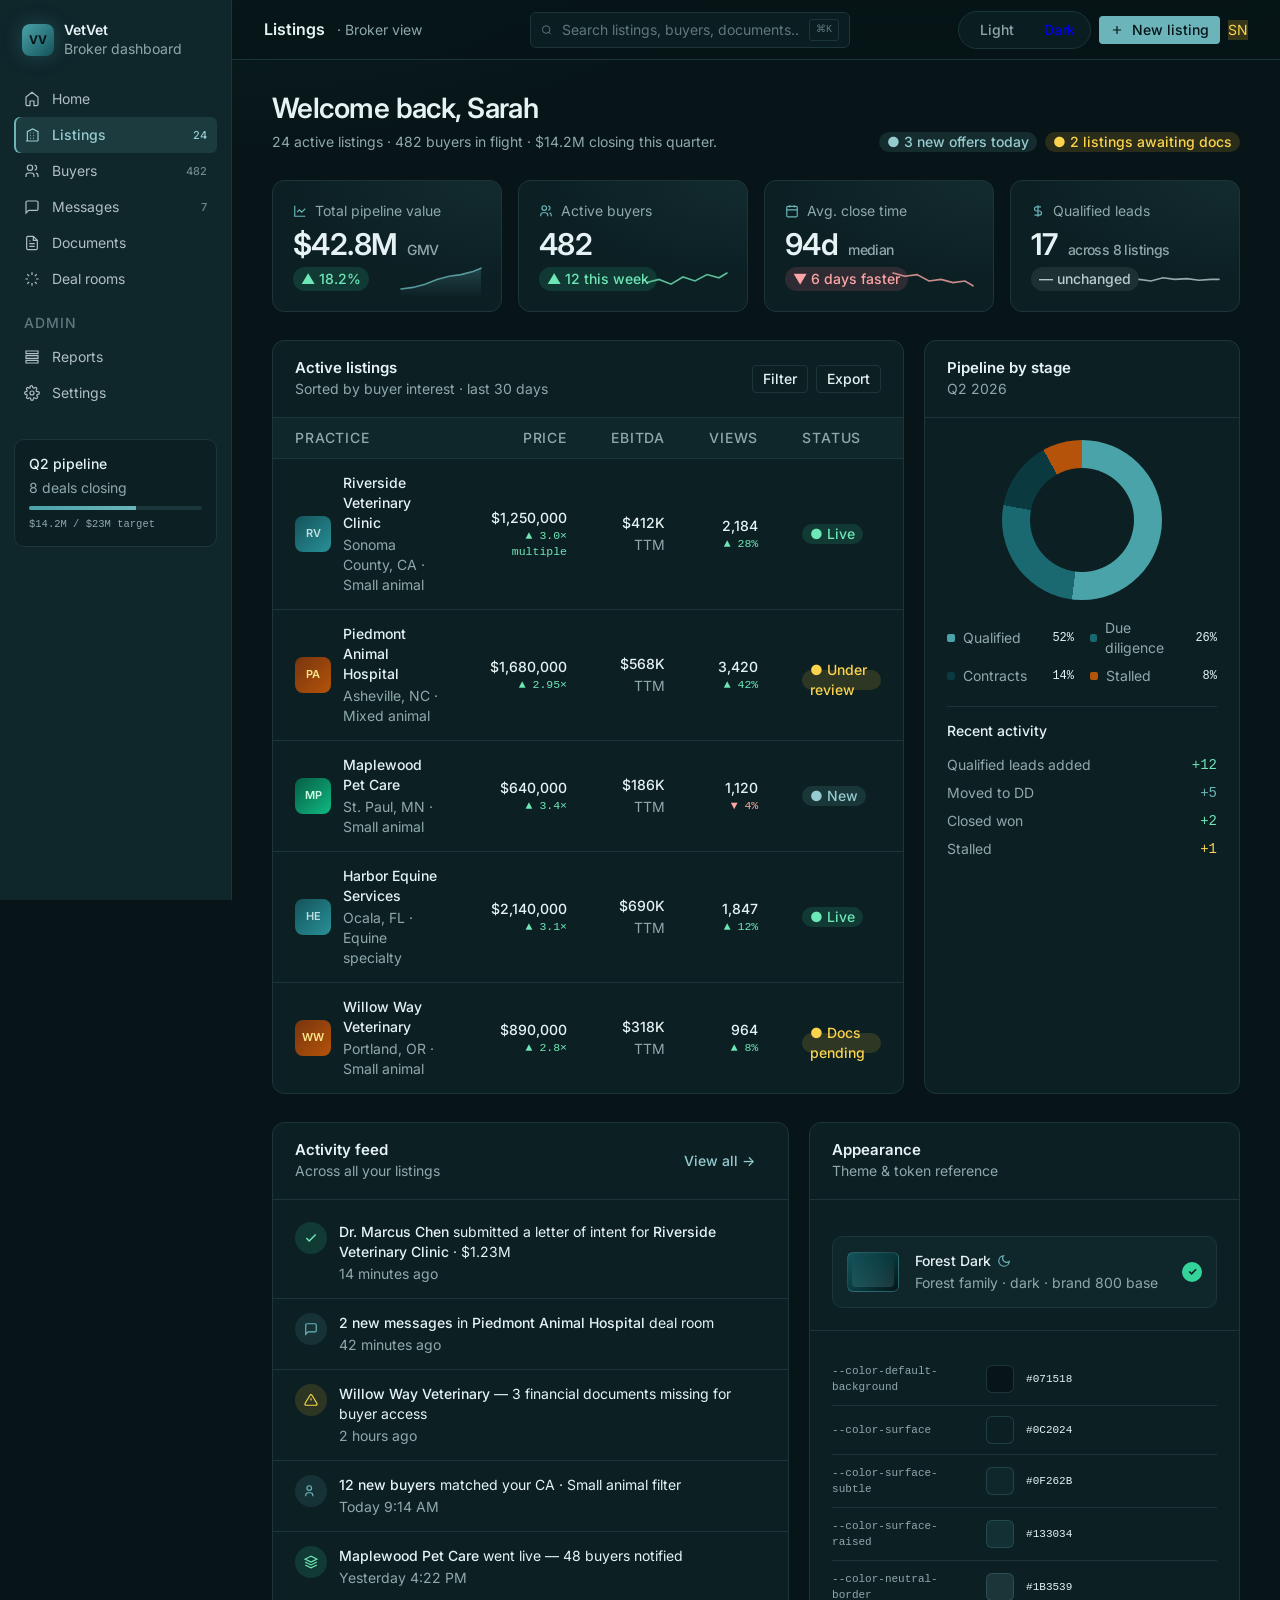
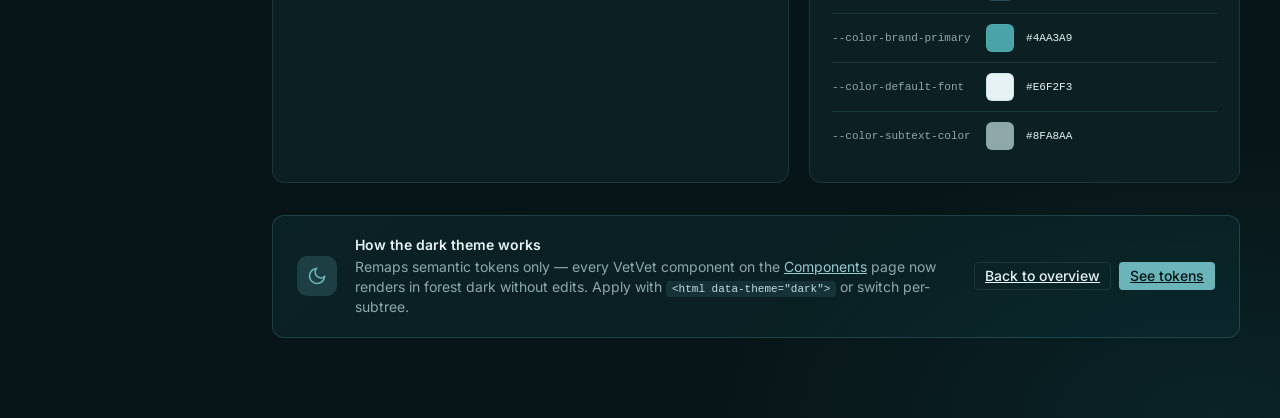
<file: dark-mode.html>
<!doctype html>
<html lang="en" data-theme="dark">
<head>
  <meta charset="utf-8" />
  <title>VetVet DS · Dark Mode</title>
  <meta name="viewport" content="width=device-width, initial-scale=1" />
  <link href="https://fonts.googleapis.com/css2?family=Inter:wght@400;500;600;700&family=JetBrains+Mono:wght@400;500&display=swap" rel="stylesheet" />
  <link rel="stylesheet" href="vetvet-ds.css?v=2" />
  <style>
    :root { --nav-w: 232px; --header-h: 60px; }
    body { font-family: var(--font-sans); }
    [data-theme="dark"] body {
      background:
        radial-gradient(ellipse 1200px 600px at 12% -10%, rgba(41,145,152,0.12), transparent 60%),
        radial-gradient(ellipse 900px 500px at 95% 100%, rgba(20,83,90,0.22), transparent 55%),
        var(--color-default-background);
    }
    .app { display: grid; grid-template-columns: var(--nav-w) 1fr; min-height: 100vh; }

    /* Sidebar */
    .nav { background: var(--color-surface-subtle); border-right: 1px solid var(--color-neutral-border); padding: 18px 14px; position: sticky; top: 0; height: 100vh; overflow-y: auto; }
    .nav__brand { display:flex; align-items:center; gap:10px; padding:4px 8px 22px; }
    .nav__logo { width: 32px; height: 32px; border-radius: 8px; background: linear-gradient(135deg, #4AA3A9, #14535A); color: #071518; display:grid; place-items:center; font:700 12px/1 var(--font-sans); box-shadow: 0 0 20px rgba(74,163,169,0.3); }
    .nav__brand-text { font:600 14px/1.2 var(--font-sans); color: var(--color-default-font); }
    .nav__brand-sub { font:var(--font-caption); color:var(--color-subtext-color); }

    .nav__section { font:var(--font-caption-bold); color:#5E787C; text-transform:uppercase; letter-spacing:0.08em; padding:16px 10px 6px; }
    .nav a { display:flex; align-items:center; gap:12px; padding:8px 10px; border-radius:6px; color:var(--color-default-font); text-decoration:none; font:var(--font-body); opacity: 0.75; transition: all var(--duration-fast); }
    .nav a:hover { background: rgba(107,181,186,0.08); opacity: 1; }
    .nav a.is-active { background: rgba(107,181,186,0.14); color: #96CBCF; opacity: 1; font-weight: 500; box-shadow: inset 2px 0 0 #6BB5BA; }
    .nav a svg { width: 16px; height: 16px; flex-shrink: 0; }
    .nav__count { margin-left: auto; font: var(--font-caption-bold); font-size: 11px; color: var(--color-subtext-color); }
    .nav a.is-active .nav__count { color: #96CBCF; }

    /* Top bar */
    .topbar { height: var(--header-h); display:flex; align-items:center; justify-content:space-between; padding: 0 32px; border-bottom: 1px solid var(--color-neutral-border); background: rgba(7,21,24,0.7); backdrop-filter: blur(14px); position: sticky; top: 0; z-index: 10; }
    .topbar__left { display:flex; align-items:center; gap:14px; }
    .topbar__title { font: 600 16px/1 var(--font-sans); color: var(--color-default-font); }
    .topbar__sub { font: var(--font-caption); color: var(--color-subtext-color); margin-left: 8px; }

    .search { display:flex; align-items:center; gap:8px; background: #0A1D21; border: 1px solid var(--color-neutral-border); border-radius: 6px; padding: 6px 10px; width: 320px; }
    .search input { background: transparent; border: 0; outline: none; color: var(--color-default-font); font: var(--font-body); width: 100%; }
    .search input::placeholder { color: #5E787C; }
    .search svg { width: 14px; height: 14px; color: #5E787C; }
    .search .kbd { font: var(--font-monospace); font-size: 10px; color: #5E787C; padding: 2px 6px; border: 1px solid var(--color-neutral-border); border-radius: 3px; }

    .content { padding: 32px 40px 80px; max-width: 1280px; }

    /* Theme toggle pill */
    .theme-toggle { display:inline-flex; align-items:center; background: #0A1D21; border:1px solid var(--color-neutral-border); border-radius: 999px; padding: 3px; font: var(--font-caption-bold); }
    .theme-toggle button { background: none; border: 0; padding: 5px 12px; color: var(--color-subtext-color); cursor: pointer; border-radius: 999px; font: inherit; display:inline-flex; align-items:center; gap:6px; }
    .theme-toggle button svg { width: 13px; height: 13px; }
    .theme-toggle button.is-active { background: rgba(107,181,186,0.18); color: #96CBCF; }

    /* Page hero (first section) */
    .hero { margin-bottom: 28px; display:grid; grid-template-columns: 1fr auto; gap: 32px; align-items:end; }
    .hero h1 { font: 600 28px/1.2 var(--font-sans); letter-spacing:-0.02em; margin: 0 0 6px; color: var(--color-default-font); }
    .hero p { font: var(--font-body); color: var(--color-subtext-color); margin: 0; }
    .hero__chips { display:flex; gap: 8px; }

    /* KPI row */
    .kpis { display:grid; grid-template-columns: repeat(4, 1fr); gap: 16px; margin-bottom: 28px; }
    .kpi { background: var(--color-surface); border: 1px solid var(--color-neutral-border); border-radius: 12px; padding: 20px; position: relative; overflow: hidden; }
    .kpi::before { content:""; position: absolute; inset: 0; background: radial-gradient(300px 140px at 100% 0%, rgba(107,181,186,0.07), transparent 70%); pointer-events: none; }
    .kpi__label { font: var(--font-caption); color: var(--color-subtext-color); display:flex; align-items:center; gap:8px; }
    .kpi__label svg { width: 14px; height: 14px; color: #6BB5BA; }
    .kpi__value { font: 600 30px/1 var(--font-sans); letter-spacing: -0.02em; color: var(--color-default-font); margin-top: 8px; display:flex; align-items: baseline; gap: 10px; }
    .kpi__value-sub { font: 500 14px/1 var(--font-sans); color: var(--color-subtext-color); }
    .kpi__delta { font: var(--font-caption-bold); display:inline-flex; align-items:center; gap:4px; padding: 2px 8px; border-radius: 999px; margin-top: 8px; }
    .kpi__delta--up { background: rgba(52,211,153,0.14); color: #6EE7B7; }
    .kpi__delta--down { background: rgba(251,113,133,0.14); color: #FCA5A5; }
    .kpi__delta--neutral { background: rgba(230,242,243,0.08); color: #B8CDCF; }
    .kpi__spark { position: absolute; right: 16px; bottom: 14px; width: 88px; height: 32px; opacity: 0.8; }

    /* Main grid */
    .main-grid { display: grid; grid-template-columns: 2fr 1fr; gap: 20px; margin-bottom: 28px; }

    .panel { background: var(--color-surface); border: 1px solid var(--color-neutral-border); border-radius: 12px; overflow: hidden; }
    .panel__head { display:flex; justify-content:space-between; align-items:center; padding: 18px 22px; border-bottom: 1px solid var(--color-neutral-border); }
    .panel__title { font: 600 15px/1.2 var(--font-sans); color: var(--color-default-font); margin: 0; }
    .panel__sub { font: var(--font-caption); color: var(--color-subtext-color); margin-top: 2px; }
    .panel__actions { display:flex; gap: 8px; }

    /* Listings table dark */
    .dtable { width: 100%; border-collapse: collapse; font: var(--font-body); }
    .dtable th { text-align:left; font:var(--font-caption-bold); color: var(--color-subtext-color); padding: 10px 22px; border-bottom: 1px solid var(--color-neutral-border); background: var(--color-surface-subtle); text-transform: uppercase; letter-spacing: 0.06em; }
    .dtable td { padding: 14px 22px; border-bottom: 1px solid var(--color-neutral-border); color: var(--color-default-font); }
    .dtable tr:last-child td { border-bottom: 0; }
    .dtable tbody tr:hover { background: var(--color-surface-raised); }
    .dtable__pct { font: var(--font-monospace); font-size: 11.5px; color: #6EE7B7; }
    .dtable__pct--down { color: #FCA5A5; }

    .practice { display:flex; align-items:center; gap: 12px; }
    .practice__logo { width: 36px; height: 36px; border-radius: 8px; background: linear-gradient(135deg, #14535A, #299198); display:grid; place-items:center; color:#C0DFE2; font: 600 11px/1 var(--font-sans); flex-shrink: 0; }
    .practice__logo--amber { background: linear-gradient(135deg, #78350F, #B45309); color: #FDE68A; }
    .practice__logo--emerald { background: linear-gradient(135deg, #065F46, #10B981); color: #D1FAE5; }
    .practice__name { font: var(--font-body-bold); color: var(--color-default-font); }
    .practice__sub { font: var(--font-caption); color: var(--color-subtext-color); margin-top: 2px; }

    /* Chart card */
    .chart-card { padding: 22px; }
    .chart { height: 210px; position: relative; }
    .chart__legend { display:flex; gap:16px; font: var(--font-caption); color: var(--color-subtext-color); margin-bottom: 14px; }
    .chart__legend-item { display:inline-flex; align-items:center; gap:6px; }
    .chart__legend-dot { width: 8px; height: 8px; border-radius: 2px; }

    /* Activity feed */
    .feed { padding: 8px 0; }
    .feed__item { display:flex; gap:12px; padding: 14px 22px; align-items:flex-start; border-bottom: 1px solid var(--color-neutral-border); }
    .feed__item:last-child { border-bottom: 0; }
    .feed__dot { width: 32px; height: 32px; border-radius: 50%; background: rgba(107,181,186,0.12); color: #6BB5BA; display:grid; place-items:center; flex-shrink: 0; }
    .feed__dot--amber { background: rgba(251,191,36,0.14); color: #FCD34D; }
    .feed__dot--emerald { background: rgba(52,211,153,0.14); color: #6EE7B7; }
    .feed__dot svg { width: 14px; height: 14px; }
    .feed__body { flex: 1; font: var(--font-body); color: var(--color-default-font); }
    .feed__body strong { font-weight: 500; }
    .feed__time { font: var(--font-caption); color: var(--color-subtext-color); margin-top: 2px; }

    /* Bottom rows: token swatches / appearance block */
    .bottom-grid { display: grid; grid-template-columns: 1.2fr 1fr; gap: 20px; }

    .appearance { padding: 22px; }
    .appearance__row { display:flex; align-items:center; gap: 16px; padding: 14px; background: var(--color-surface-subtle); border: 1px solid var(--color-neutral-border); border-radius: 10px; margin-top: 14px; }
    .appearance__swatch { width: 52px; height: 40px; border-radius: 6px; background: linear-gradient(135deg, #14535A 0%, #0A3A3F 50%, #071518 100%); border: 1px solid rgba(107,181,186,0.3); position: relative; }
    .appearance__swatch::after { content:""; position: absolute; inset: 4px; background: linear-gradient(180deg, transparent, rgba(107,181,186,0.2)); border-radius: 4px; }
    .appearance__name { font: var(--font-body-bold); color: var(--color-default-font); display:flex; align-items:center; gap: 6px; }
    .appearance__meta { font: var(--font-caption); color: var(--color-subtext-color); margin-top: 2px; }
    .appearance__check { width: 20px; height: 20px; border-radius: 50%; background: #34D399; color: #0C2024; display:grid; place-items:center; margin-left: auto; }

    /* Token strip */
    .tokens-strip { padding: 22px; }
    .token-row { display:grid; grid-template-columns: 140px 1fr; gap: 14px; padding: 10px 0; align-items: center; border-top: 1px solid var(--color-neutral-border); }
    .token-row:first-of-type { border-top: 0; }
    .token-row__label { font: var(--font-monospace); font-size: 11px; color: var(--color-subtext-color); }
    .token-row__value { display:flex; align-items:center; gap: 12px; }
    .token-row__chip { width: 28px; height: 28px; border-radius: 6px; border:1px solid rgba(107,181,186,0.2); flex-shrink:0; }
    .token-row__hex { font: var(--font-monospace); font-size: 11px; color: var(--color-default-font); }

    /* Message to reader */
    .note { margin-top: 32px; padding: 20px 24px; background: linear-gradient(135deg, rgba(41,145,152,0.1), rgba(20,83,90,0.15)); border: 1px solid rgba(107,181,186,0.22); border-radius: 12px; display:grid; grid-template-columns: auto 1fr auto; gap: 18px; align-items: center; }
    .note__icon { width: 40px; height: 40px; border-radius: 10px; background: rgba(107,181,186,0.2); color: #6BB5BA; display:grid; place-items:center; }
    .note h3 { margin: 0 0 3px; font: 600 14px/1.3 var(--font-sans); color: var(--color-default-font); }
    .note p { margin: 0; font: var(--font-caption); color: var(--color-subtext-color); }

    /* Pie chart dark */
    .pie { width: 160px; height: 160px; border-radius: 50%;
      background: conic-gradient(#4AA3A9 0 52%, #1B6970 52% 78%, #0A3A3F 78% 92%, #B45309 92% 100%);
      position: relative; margin: 0 auto;
    }
    .pie::after { content:""; position: absolute; inset: 28px; border-radius: 50%; background: var(--color-surface); }
    .pie-legend { margin-top: 18px; display:grid; grid-template-columns: 1fr 1fr; gap: 8px 16px; font: var(--font-caption); }
    .pie-legend__row { display:flex; align-items:center; gap: 8px; color: var(--color-subtext-color); }
    .pie-legend__dot { width: 8px; height: 8px; border-radius: 2px; }
    .pie-legend__val { margin-left: auto; font: var(--font-monospace); color: var(--color-default-font); }
  </style>
</head>
<body>
  <div class="app">

    <!-- SIDEBAR -->
    <aside class="nav">
      <div class="nav__brand">
        <div class="nav__logo">VV</div>
        <div><div class="nav__brand-text">VetVet</div><div class="nav__brand-sub">Broker dashboard</div></div>
      </div>

      <a href="#"><svg viewBox="0 0 24 24" fill="none" stroke="currentColor" stroke-width="1.8"><path d="M3 9l9-7 9 7v11a2 2 0 01-2 2h-4v-7h-6v7H5a2 2 0 01-2-2z"/></svg>Home</a>
      <a href="#" class="is-active"><svg viewBox="0 0 24 24" fill="none" stroke="currentColor" stroke-width="1.8"><path d="M3 21h18M5 21V7l8-4 8 4v14M9 9h1M9 13h1M9 17h1M14 9h1M14 13h1M14 17h1"/></svg>Listings<span class="nav__count">24</span></a>
      <a href="#"><svg viewBox="0 0 24 24" fill="none" stroke="currentColor" stroke-width="1.8"><circle cx="9" cy="7" r="4"/><path d="M3 21v-2a4 4 0 014-4h4a4 4 0 014 4v2M16 3.13a4 4 0 010 7.75M21 21v-2a4 4 0 00-3-3.87"/></svg>Buyers<span class="nav__count">482</span></a>
      <a href="#"><svg viewBox="0 0 24 24" fill="none" stroke="currentColor" stroke-width="1.8"><path d="M21 15a2 2 0 01-2 2H7l-4 4V5a2 2 0 012-2h14a2 2 0 012 2z"/></svg>Messages<span class="nav__count">7</span></a>
      <a href="#"><svg viewBox="0 0 24 24" fill="none" stroke="currentColor" stroke-width="1.8"><path d="M14 2H6a2 2 0 00-2 2v16a2 2 0 002 2h12a2 2 0 002-2V8zM14 2v6h6M16 13H8M16 17H8M10 9H8"/></svg>Documents</a>
      <a href="#"><svg viewBox="0 0 24 24" fill="none" stroke="currentColor" stroke-width="1.8"><path d="M12 2v4M12 18v4M4.93 4.93l2.83 2.83M16.24 16.24l2.83 2.83M2 12h4M18 12h4M4.93 19.07l2.83-2.83M16.24 7.76l2.83-2.83"/></svg>Deal rooms</a>

      <div class="nav__section">Admin</div>
      <a href="#"><svg viewBox="0 0 24 24" fill="none" stroke="currentColor" stroke-width="1.8"><path d="M3 3h18v4H3zM3 10h18v4H3zM3 17h18v4H3z"/></svg>Reports</a>
      <a href="#"><svg viewBox="0 0 24 24" fill="none" stroke="currentColor" stroke-width="1.8"><circle cx="12" cy="12" r="3"/><path d="M19.4 15a1.65 1.65 0 00.33 1.82l.06.06a2 2 0 01-2.83 2.83l-.06-.06a1.65 1.65 0 00-1.82-.33 1.65 1.65 0 00-1 1.51V21a2 2 0 01-4 0v-.09A1.65 1.65 0 009 19.4a1.65 1.65 0 00-1.82.33l-.06.06a2 2 0 11-2.83-2.83l.06-.06a1.65 1.65 0 00.33-1.82 1.65 1.65 0 00-1.51-1H3a2 2 0 010-4h.09A1.65 1.65 0 004.6 9a1.65 1.65 0 00-.33-1.82l-.06-.06a2 2 0 012.83-2.83l.06.06a1.65 1.65 0 001.82.33h0A1.65 1.65 0 009 3.09V3a2 2 0 014 0v.09a1.65 1.65 0 001 1.51h0a1.65 1.65 0 001.82-.33l.06-.06a2 2 0 012.83 2.83l-.06.06a1.65 1.65 0 00-.33 1.82v0a1.65 1.65 0 001.51 1H21a2 2 0 010 4h-.09a1.65 1.65 0 00-1.51 1z"/></svg>Settings</a>

      <div style="margin-top: 28px; padding: 14px; background: var(--color-surface); border: 1px solid var(--color-neutral-border); border-radius: 10px;">
        <div style="font: var(--font-caption-bold); color: var(--color-default-font); margin-bottom: 4px;">Q2 pipeline</div>
        <div style="font: var(--font-caption); color: var(--color-subtext-color); margin-bottom: 8px;">8 deals closing</div>
        <div style="height: 4px; background: rgba(107,181,186,0.15); border-radius: 999px; overflow:hidden;"><div style="width: 62%; height: 100%; background: linear-gradient(90deg, #4AA3A9, #6BB5BA);"></div></div>
        <div style="font: var(--font-monospace); font-size: 10.5px; color: var(--color-subtext-color); margin-top: 6px;">$14.2M / $23M target</div>
      </div>
    </aside>

    <!-- MAIN -->
    <main>
      <header class="topbar">
        <div class="topbar__left">
          <div class="topbar__title">Listings <span class="topbar__sub">· Broker view</span></div>
        </div>
        <div class="search">
          <svg viewBox="0 0 24 24" fill="none" stroke="currentColor" stroke-width="2"><circle cx="11" cy="11" r="8"/><path d="M21 21l-4.35-4.35"/></svg>
          <input placeholder="Search listings, buyers, documents…" />
          <span class="kbd">⌘K</span>
        </div>
        <div class="row gap-2" style="align-items:center">
          <div class="theme-toggle">
            <a href="index.html" style="text-decoration:none; display:inline-flex; align-items:center; gap:6px; padding:5px 12px; border-radius:999px; color:var(--color-subtext-color);"><svg viewBox="0 0 24 24" fill="none" stroke="currentColor" stroke-width="2"><circle cx="12" cy="12" r="4"/><path d="M12 2v2M12 20v2M4.93 4.93l1.41 1.41M17.66 17.66l1.41 1.41M2 12h2M20 12h2M4.93 19.07l1.41-1.41M17.66 6.34l1.41-1.41"/></svg>Light</a>
            <a href="dark-mode.html" class="is-active" aria-current="page" style="text-decoration:none; display:inline-flex; align-items:center; gap:6px; padding:5px 12px; border-radius:999px;"><svg viewBox="0 0 24 24" fill="none" stroke="currentColor" stroke-width="2"><path d="M21 12.79A9 9 0 1111.21 3 7 7 0 0021 12.79z"/></svg>Dark</a>
          </div>
          <button class="btn btn--brand-primary btn--sm"><svg width="14" height="14" viewBox="0 0 24 24" fill="none" stroke="currentColor" stroke-width="2"><path d="M12 5v14M5 12h14"/></svg>New listing</button>
          <div class="avatar avatar--sm" style="background: rgba(251,191,36,0.2); color: #FCD34D; border-color: rgba(251,191,36,0.4);">SN</div>
        </div>
      </header>

      <div class="content">

        <!-- HERO -->
        <div class="hero">
          <div>
            <h1>Welcome back, Sarah</h1>
            <p>24 active listings · 482 buyers in flight · $14.2M closing this quarter.</p>
          </div>
          <div class="hero__chips">
            <span class="badge badge--brand">● 3 new offers today</span>
            <span class="badge" style="background: rgba(251,191,36,0.14); color: #FCD34D;">● 2 listings awaiting docs</span>
          </div>
        </div>

        <!-- KPIs -->
        <div class="kpis">
          <div class="kpi">
            <div class="kpi__label"><svg viewBox="0 0 24 24" fill="none" stroke="currentColor" stroke-width="2"><path d="M3 3v18h18"/><path d="M7 14l4-4 4 4 6-6"/></svg>Total pipeline value</div>
            <div class="kpi__value">$42.8M<span class="kpi__value-sub">GMV</span></div>
            <span class="kpi__delta kpi__delta--up">▲ 18.2%</span>
            <svg class="kpi__spark" viewBox="0 0 100 40" fill="none"><path d="M0 30 L15 28 L30 24 L45 18 L60 14 L75 12 L90 8 L100 4" stroke="#6BB5BA" stroke-width="2" stroke-linecap="round"/><path d="M0 30 L15 28 L30 24 L45 18 L60 14 L75 12 L90 8 L100 4 L100 40 L0 40 Z" fill="url(#g1)" opacity="0.3"/><defs><linearGradient id="g1" x1="0" y1="0" x2="0" y2="1"><stop offset="0%" stop-color="#6BB5BA"/><stop offset="100%" stop-color="#6BB5BA" stop-opacity="0"/></linearGradient></defs></svg>
          </div>
          <div class="kpi">
            <div class="kpi__label"><svg viewBox="0 0 24 24" fill="none" stroke="currentColor" stroke-width="2"><circle cx="9" cy="7" r="4"/><path d="M3 21v-2a4 4 0 014-4h4a4 4 0 014 4v2M16 3.13a4 4 0 010 7.75M21 21v-2a4 4 0 00-3-3.87"/></svg>Active buyers</div>
            <div class="kpi__value">482</div>
            <span class="kpi__delta kpi__delta--up">▲ 12 this week</span>
            <svg class="kpi__spark" viewBox="0 0 100 40" fill="none"><path d="M0 22 L15 18 L30 24 L45 15 L60 20 L75 12 L90 16 L100 10" stroke="#6EE7B7" stroke-width="2" stroke-linecap="round"/></svg>
          </div>
          <div class="kpi">
            <div class="kpi__label"><svg viewBox="0 0 24 24" fill="none" stroke="currentColor" stroke-width="2"><rect x="3" y="4" width="18" height="18" rx="2"/><path d="M16 2v4M8 2v4M3 10h18"/></svg>Avg. close time</div>
            <div class="kpi__value">94d<span class="kpi__value-sub">median</span></div>
            <span class="kpi__delta kpi__delta--down">▼ 6 days faster</span>
            <svg class="kpi__spark" viewBox="0 0 100 40" fill="none"><path d="M0 10 L15 14 L30 12 L45 20 L60 18 L75 22 L90 20 L100 26" stroke="#FCA5A5" stroke-width="2" stroke-linecap="round"/></svg>
          </div>
          <div class="kpi">
            <div class="kpi__label"><svg viewBox="0 0 24 24" fill="none" stroke="currentColor" stroke-width="2"><path d="M12 2v20M17 5H9.5a3.5 3.5 0 000 7h5a3.5 3.5 0 010 7H6"/></svg>Qualified leads</div>
            <div class="kpi__value">17<span class="kpi__value-sub">across 8 listings</span></div>
            <span class="kpi__delta kpi__delta--neutral">— unchanged</span>
            <svg class="kpi__spark" viewBox="0 0 100 40" fill="none"><path d="M0 18 L15 20 L30 16 L45 18 L60 17 L75 19 L90 18 L100 18" stroke="#B8CDCF" stroke-width="2" stroke-linecap="round"/></svg>
          </div>
        </div>

        <!-- MAIN GRID -->
        <div class="main-grid">
          <!-- Listings table -->
          <div class="panel">
            <div class="panel__head">
              <div><h3 class="panel__title">Active listings</h3><div class="panel__sub">Sorted by buyer interest · last 30 days</div></div>
              <div class="panel__actions">
                <button class="btn btn--neutral-secondary btn--sm">Filter</button>
                <button class="btn btn--neutral-secondary btn--sm">Export</button>
              </div>
            </div>
            <table class="dtable">
              <thead><tr><th>Practice</th><th style="text-align:right">Price</th><th style="text-align:right">EBITDA</th><th style="text-align:right">Views</th><th>Status</th></tr></thead>
              <tbody>
                <tr>
                  <td><div class="practice"><div class="practice__logo">RV</div><div><div class="practice__name">Riverside Veterinary Clinic</div><div class="practice__sub">Sonoma County, CA · Small animal</div></div></div></td>
                  <td style="text-align:right"><div class="practice__name">$1,250,000</div><div class="dtable__pct">▲ 3.0× multiple</div></td>
                  <td style="text-align:right"><div class="practice__name">$412K</div><div class="practice__sub">TTM</div></td>
                  <td style="text-align:right"><div class="practice__name">2,184</div><div class="dtable__pct">▲ 28%</div></td>
                  <td><span class="badge" style="background: rgba(52,211,153,0.14); color: #6EE7B7;">● Live</span></td>
                </tr>
                <tr>
                  <td><div class="practice"><div class="practice__logo practice__logo--amber">PA</div><div><div class="practice__name">Piedmont Animal Hospital</div><div class="practice__sub">Asheville, NC · Mixed animal</div></div></div></td>
                  <td style="text-align:right"><div class="practice__name">$1,680,000</div><div class="dtable__pct">▲ 2.95×</div></td>
                  <td style="text-align:right"><div class="practice__name">$568K</div><div class="practice__sub">TTM</div></td>
                  <td style="text-align:right"><div class="practice__name">3,420</div><div class="dtable__pct">▲ 42%</div></td>
                  <td><span class="badge" style="background: rgba(251,191,36,0.14); color: #FCD34D;">● Under review</span></td>
                </tr>
                <tr>
                  <td><div class="practice"><div class="practice__logo practice__logo--emerald">MP</div><div><div class="practice__name">Maplewood Pet Care</div><div class="practice__sub">St. Paul, MN · Small animal</div></div></div></td>
                  <td style="text-align:right"><div class="practice__name">$640,000</div><div class="dtable__pct">▲ 3.4×</div></td>
                  <td style="text-align:right"><div class="practice__name">$186K</div><div class="practice__sub">TTM</div></td>
                  <td style="text-align:right"><div class="practice__name">1,120</div><div class="dtable__pct dtable__pct--down">▼ 4%</div></td>
                  <td><span class="badge badge--brand">● New</span></td>
                </tr>
                <tr>
                  <td><div class="practice"><div class="practice__logo">HE</div><div><div class="practice__name">Harbor Equine Services</div><div class="practice__sub">Ocala, FL · Equine specialty</div></div></div></td>
                  <td style="text-align:right"><div class="practice__name">$2,140,000</div><div class="dtable__pct">▲ 3.1×</div></td>
                  <td style="text-align:right"><div class="practice__name">$690K</div><div class="practice__sub">TTM</div></td>
                  <td style="text-align:right"><div class="practice__name">1,847</div><div class="dtable__pct">▲ 12%</div></td>
                  <td><span class="badge" style="background: rgba(52,211,153,0.14); color: #6EE7B7;">● Live</span></td>
                </tr>
                <tr>
                  <td><div class="practice"><div class="practice__logo practice__logo--amber">WW</div><div><div class="practice__name">Willow Way Veterinary</div><div class="practice__sub">Portland, OR · Small animal</div></div></div></td>
                  <td style="text-align:right"><div class="practice__name">$890,000</div><div class="dtable__pct">▲ 2.8×</div></td>
                  <td style="text-align:right"><div class="practice__name">$318K</div><div class="practice__sub">TTM</div></td>
                  <td style="text-align:right"><div class="practice__name">964</div><div class="dtable__pct">▲ 8%</div></td>
                  <td><span class="badge" style="background: rgba(251,191,36,0.14); color: #FCD34D;">● Docs pending</span></td>
                </tr>
              </tbody>
            </table>
          </div>

          <!-- Pipeline panel -->
          <div class="panel">
            <div class="panel__head"><div><h3 class="panel__title">Pipeline by stage</h3><div class="panel__sub">Q2 2026</div></div></div>
            <div class="chart-card">
              <div class="pie"></div>
              <div class="pie-legend">
                <div class="pie-legend__row"><span class="pie-legend__dot" style="background:#4AA3A9"></span>Qualified<span class="pie-legend__val">52%</span></div>
                <div class="pie-legend__row"><span class="pie-legend__dot" style="background:#1B6970"></span>Due diligence<span class="pie-legend__val">26%</span></div>
                <div class="pie-legend__row"><span class="pie-legend__dot" style="background:#0A3A3F"></span>Contracts<span class="pie-legend__val">14%</span></div>
                <div class="pie-legend__row"><span class="pie-legend__dot" style="background:#B45309"></span>Stalled<span class="pie-legend__val">8%</span></div>
              </div>
              <hr style="border:0; border-top: 1px solid var(--color-neutral-border); margin: 20px 0 14px"/>
              <div style="font: var(--font-body-bold); color: var(--color-default-font); margin-bottom: 10px;">Recent activity</div>
              <div style="font: var(--font-caption); color: var(--color-subtext-color); display:flex; justify-content:space-between; padding: 4px 0;"><span>Qualified leads added</span><span style="color:#6EE7B7; font-family: var(--font-mono)">+12</span></div>
              <div style="font: var(--font-caption); color: var(--color-subtext-color); display:flex; justify-content:space-between; padding: 4px 0;"><span>Moved to DD</span><span style="color:#6BB5BA; font-family: var(--font-mono)">+5</span></div>
              <div style="font: var(--font-caption); color: var(--color-subtext-color); display:flex; justify-content:space-between; padding: 4px 0;"><span>Closed won</span><span style="color:#6EE7B7; font-family: var(--font-mono)">+2</span></div>
              <div style="font: var(--font-caption); color: var(--color-subtext-color); display:flex; justify-content:space-between; padding: 4px 0;"><span>Stalled</span><span style="color:#FCD34D; font-family: var(--font-mono)">+1</span></div>
            </div>
          </div>
        </div>

        <!-- ACTIVITY + APPEARANCE -->
        <div class="bottom-grid">
          <div class="panel">
            <div class="panel__head">
              <div><h3 class="panel__title">Activity feed</h3><div class="panel__sub">Across all your listings</div></div>
              <button class="btn btn--brand-tertiary btn--sm">View all →</button>
            </div>
            <div class="feed">
              <div class="feed__item">
                <div class="feed__dot feed__dot--emerald"><svg viewBox="0 0 24 24" fill="none" stroke="currentColor" stroke-width="2.5"><path d="M20 6L9 17l-5-5"/></svg></div>
                <div class="feed__body"><strong>Dr. Marcus Chen</strong> submitted a letter of intent for <strong>Riverside Veterinary Clinic</strong> · $1.23M<div class="feed__time">14 minutes ago</div></div>
              </div>
              <div class="feed__item">
                <div class="feed__dot"><svg viewBox="0 0 24 24" fill="none" stroke="currentColor" stroke-width="2"><path d="M21 15a2 2 0 01-2 2H7l-4 4V5a2 2 0 012-2h14a2 2 0 012 2z"/></svg></div>
                <div class="feed__body"><strong>2 new messages</strong> in <strong>Piedmont Animal Hospital</strong> deal room<div class="feed__time">42 minutes ago</div></div>
              </div>
              <div class="feed__item">
                <div class="feed__dot feed__dot--amber"><svg viewBox="0 0 24 24" fill="none" stroke="currentColor" stroke-width="2"><path d="M10.29 3.86L1.82 18a2 2 0 001.71 3h16.94a2 2 0 001.71-3L13.71 3.86a2 2 0 00-3.42 0zM12 9v4M12 17h.01"/></svg></div>
                <div class="feed__body"><strong>Willow Way Veterinary</strong> — 3 financial documents missing for buyer access<div class="feed__time">2 hours ago</div></div>
              </div>
              <div class="feed__item">
                <div class="feed__dot"><svg viewBox="0 0 24 24" fill="none" stroke="currentColor" stroke-width="2"><circle cx="9" cy="7" r="4"/><path d="M3 21v-2a4 4 0 014-4h4a4 4 0 014 4v2"/></svg></div>
                <div class="feed__body"><strong>12 new buyers</strong> matched your CA &middot; Small animal filter<div class="feed__time">Today 9:14 AM</div></div>
              </div>
              <div class="feed__item">
                <div class="feed__dot feed__dot--emerald"><svg viewBox="0 0 24 24" fill="none" stroke="currentColor" stroke-width="2"><path d="M12 2L2 7l10 5 10-5-10-5zM2 17l10 5 10-5M2 12l10 5 10-5"/></svg></div>
                <div class="feed__body"><strong>Maplewood Pet Care</strong> went live — 48 buyers notified<div class="feed__time">Yesterday 4:22 PM</div></div>
              </div>
            </div>
          </div>

          <div class="panel">
            <div class="panel__head"><div><h3 class="panel__title">Appearance</h3><div class="panel__sub">Theme &amp; token reference</div></div></div>
            <div class="appearance">
              <div class="appearance__row">
                <div class="appearance__swatch"></div>
                <div>
                  <div class="appearance__name">Forest Dark <svg width="14" height="14" viewBox="0 0 24 24" fill="none" stroke="#6BB5BA" stroke-width="2"><path d="M21 12.79A9 9 0 1111.21 3 7 7 0 0021 12.79z"/></svg></div>
                  <div class="appearance__meta">Forest family · dark · brand 800 base</div>
                </div>
                <div class="appearance__check"><svg width="11" height="11" viewBox="0 0 24 24" fill="none" stroke="currentColor" stroke-width="3.5"><path d="M5 12l5 5L20 7"/></svg></div>
              </div>
            </div>
            <div style="height: 1px; background: var(--color-neutral-border);"></div>
            <div class="tokens-strip">
              <div class="token-row">
                <div class="token-row__label">--color-default-background</div>
                <div class="token-row__value"><div class="token-row__chip" style="background:#071518"></div><span class="token-row__hex">#071518</span></div>
              </div>
              <div class="token-row">
                <div class="token-row__label">--color-surface</div>
                <div class="token-row__value"><div class="token-row__chip" style="background:#0C2024"></div><span class="token-row__hex">#0C2024</span></div>
              </div>
              <div class="token-row">
                <div class="token-row__label">--color-surface-subtle</div>
                <div class="token-row__value"><div class="token-row__chip" style="background:#0F262B"></div><span class="token-row__hex">#0F262B</span></div>
              </div>
              <div class="token-row">
                <div class="token-row__label">--color-surface-raised</div>
                <div class="token-row__value"><div class="token-row__chip" style="background:#133034"></div><span class="token-row__hex">#133034</span></div>
              </div>
              <div class="token-row">
                <div class="token-row__label">--color-neutral-border</div>
                <div class="token-row__value"><div class="token-row__chip" style="background:#1B3539"></div><span class="token-row__hex">#1B3539</span></div>
              </div>
              <div class="token-row">
                <div class="token-row__label">--color-brand-primary</div>
                <div class="token-row__value"><div class="token-row__chip" style="background:#4AA3A9"></div><span class="token-row__hex">#4AA3A9</span></div>
              </div>
              <div class="token-row">
                <div class="token-row__label">--color-default-font</div>
                <div class="token-row__value"><div class="token-row__chip" style="background:#E6F2F3"></div><span class="token-row__hex">#E6F2F3</span></div>
              </div>
              <div class="token-row">
                <div class="token-row__label">--color-subtext-color</div>
                <div class="token-row__value"><div class="token-row__chip" style="background:#8FA8AA"></div><span class="token-row__hex">#8FA8AA</span></div>
              </div>
            </div>
          </div>
        </div>

        <div class="note">
          <div class="note__icon"><svg width="20" height="20" viewBox="0 0 24 24" fill="none" stroke="currentColor" stroke-width="2"><path d="M21 12.79A9 9 0 1111.21 3 7 7 0 0021 12.79z"/></svg></div>
          <div>
            <h3>How the dark theme works</h3>
            <p>Remaps semantic tokens only — every VetVet component on the <a href="components.html" style="color:#96CBCF">Components</a> page now renders in forest dark without edits. Apply with <code>&lt;html data-theme="dark"&gt;</code> or switch per-subtree.</p>
          </div>
          <div class="row gap-2">
            <a href="index.html" class="btn btn--neutral-secondary btn--sm">Back to overview</a>
            <a href="tokens.html" class="btn btn--brand-primary btn--sm">See tokens</a>
          </div>
        </div>

      </div>
    </main>
  </div>
</body>
</html>
</file>
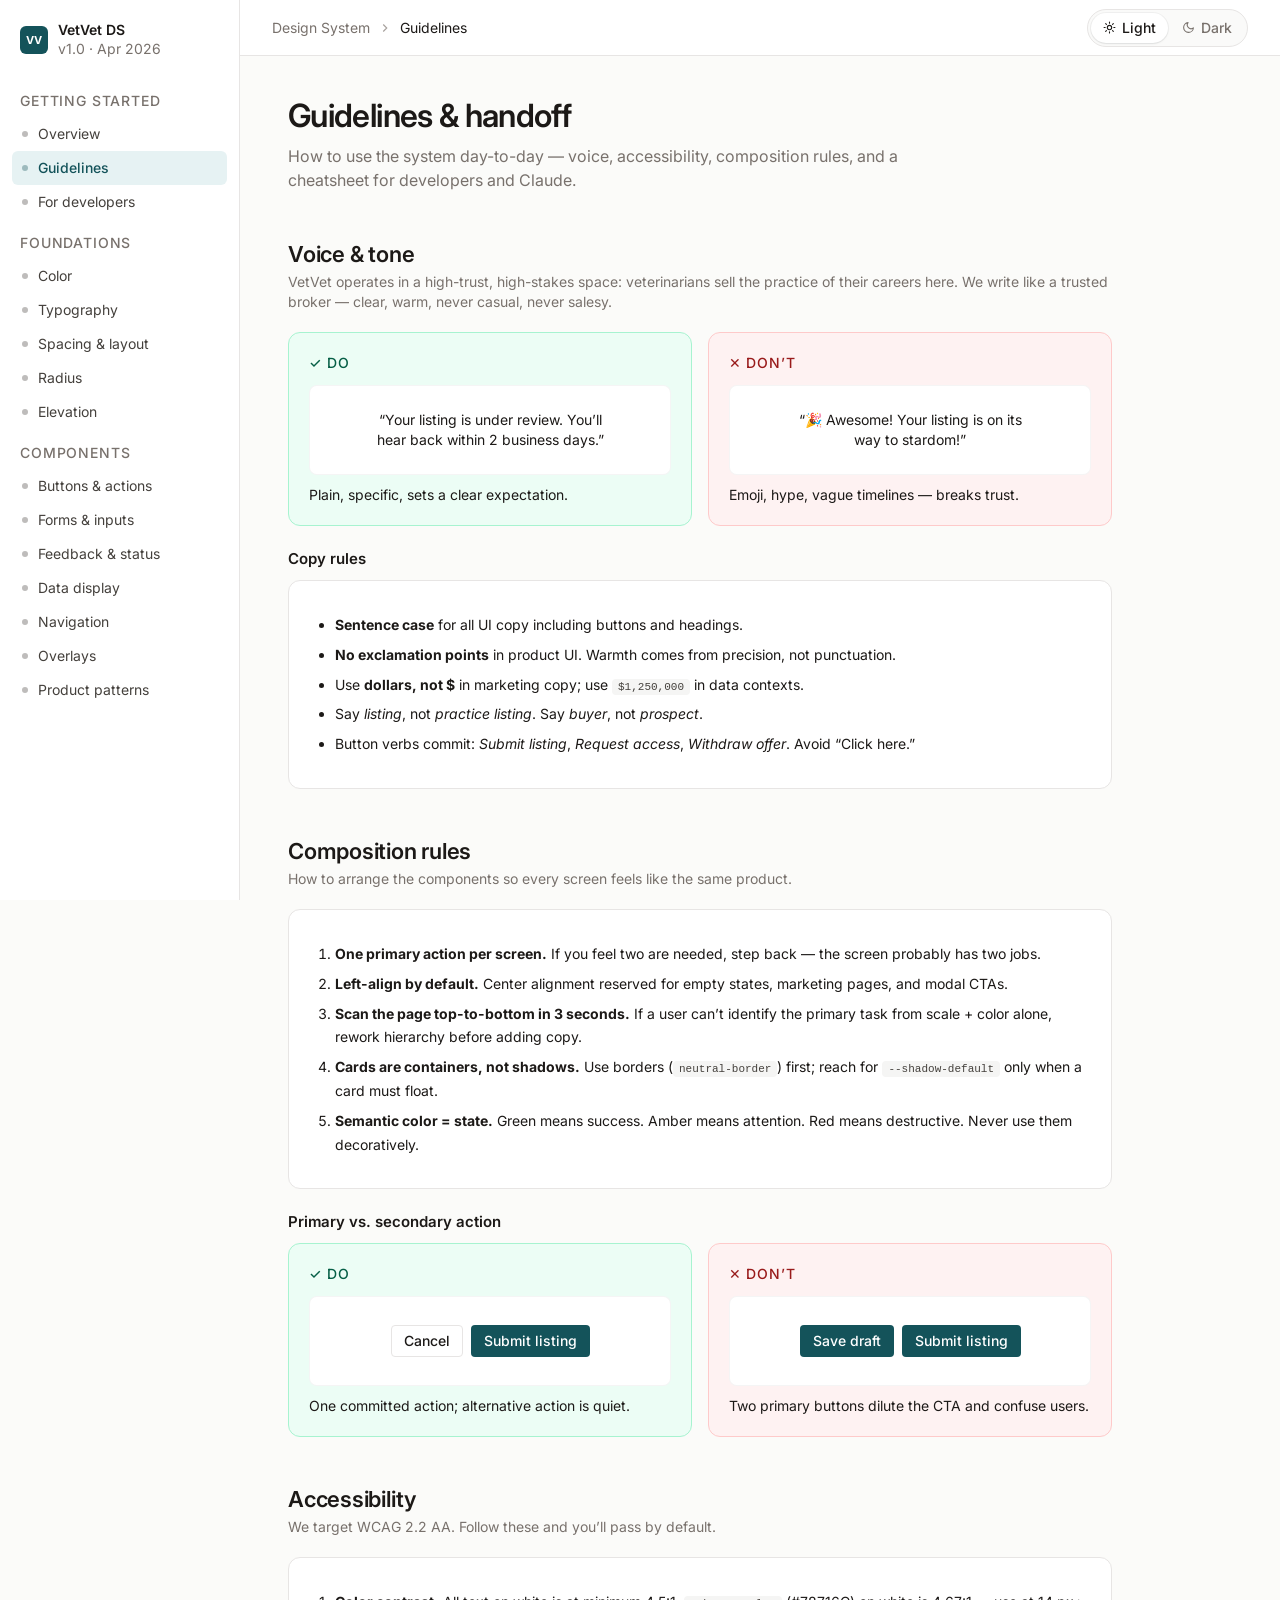
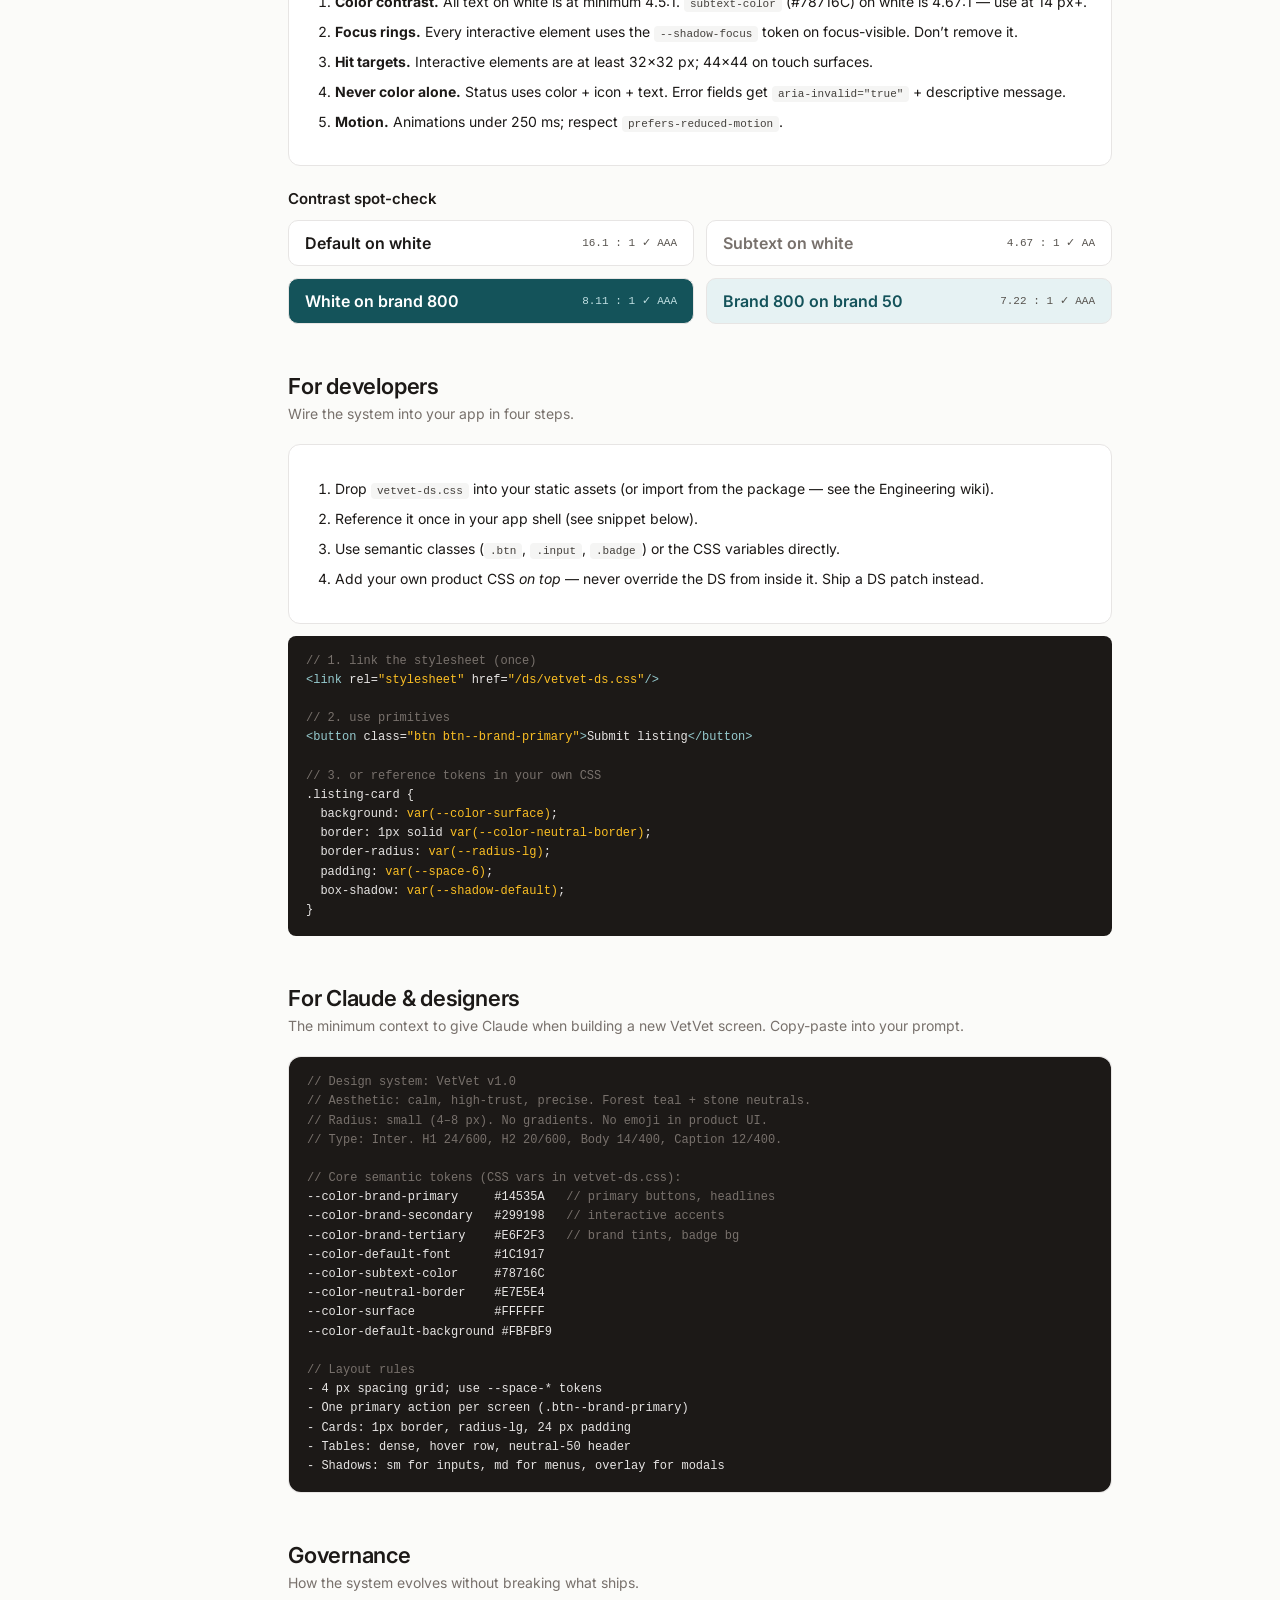
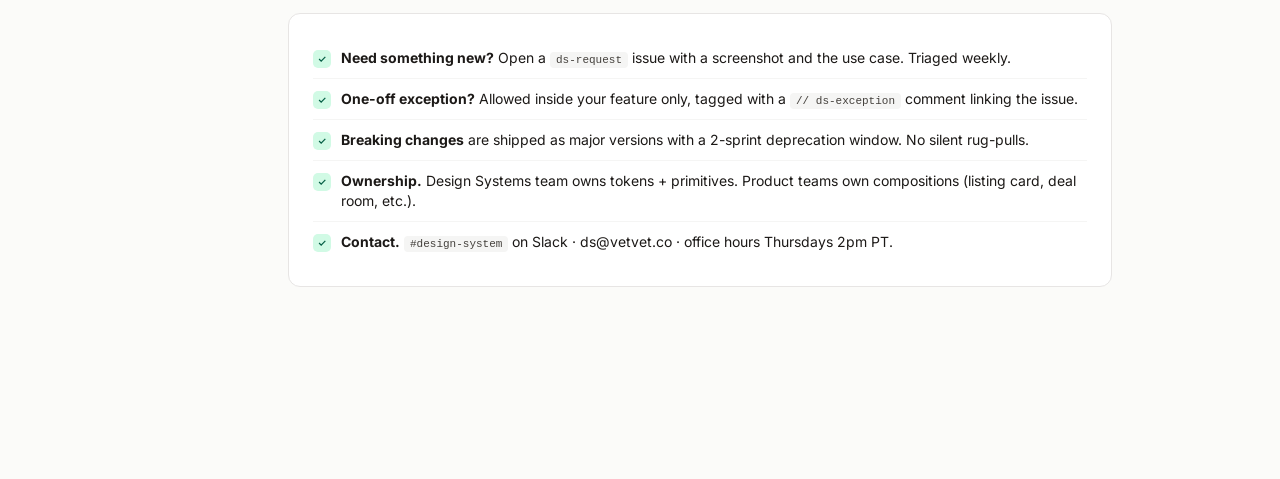
<file: guidelines.html>
<!doctype html>
<html lang="en">
<head>
  <meta charset="utf-8" />
  <title>VetVet DS · Guidelines</title>
  <meta name="viewport" content="width=device-width, initial-scale=1" />
  <link href="https://fonts.googleapis.com/css2?family=Inter:wght@400;500;600;700&family=JetBrains+Mono:wght@400;500&display=swap" rel="stylesheet" />
  <link rel="stylesheet" href="vetvet-ds.css?v=2" />
  <style>
    :root { --nav-w: 240px; --header-h: 56px; }
    body { font-family: var(--font-sans); }
    .app { display: grid; grid-template-columns: var(--nav-w) 1fr; min-height: 100vh; }
    .nav { background:#fff; border-right:1px solid var(--color-neutral-border); padding:16px 12px; position:sticky; top:0; height:100vh; overflow-y:auto; }
    .nav__brand { display:flex; align-items:center; gap:10px; padding:6px 8px 18px; }
    .nav__logo { width:28px; height:28px; border-radius:6px; background:var(--color-brand-primary); color:#fff; display:grid; place-items:center; font:700 11px/1 var(--font-sans); }
    .nav__brand-text { font:600 14px/1.2 var(--font-sans); }
    .nav__brand-sub { font:var(--font-caption); color:var(--color-subtext-color); }
    .nav__section { font:var(--font-caption-bold); color:var(--color-neutral-500); text-transform:uppercase; letter-spacing:0.06em; padding:14px 8px 6px; }
    .nav a { display:flex; align-items:center; gap:10px; padding:7px 10px; border-radius:6px; color:var(--color-neutral-700); text-decoration:none; font:var(--font-body); }
    .nav a:hover { background:var(--color-neutral-100); color:var(--color-neutral-900); }
    .nav a.is-active { background:var(--color-brand-50); color:var(--color-brand-800); font-weight:500; }
    .nav a .dot { width:6px; height:6px; border-radius:50%; background:currentColor; opacity:0.35; }

    .topbar { height:var(--header-h); display:flex; align-items:center; justify-content:space-between; padding:0 32px; border-bottom:1px solid var(--color-neutral-border); background:#fff; position:sticky; top:0; z-index:10; }
    .topbar__left { display:flex; align-items:center; gap:8px; font:var(--font-caption); color:var(--color-subtext-color); }
    .topbar__left svg { width:14px; height:14px; color:var(--color-neutral-400); }
    .main { min-width: 0; }

    .content { padding: 40px 48px 120px; max-width: 920px; }
    .page-head h1 { font:600 32px/40px var(--font-sans); letter-spacing:-0.02em; margin:0 0 8px; }
    .page-head p { font:400 16px/24px var(--font-sans); color:var(--color-subtext-color); margin:0; max-width:640px; }

    section.block { margin: 48px 0; scroll-margin-top: 80px; }
    section.block h2 { font: 600 22px/28px var(--font-sans); letter-spacing:-0.01em; margin: 0 0 4px; }
    section.block .lede { font: var(--font-caption); color: var(--color-subtext-color); margin: 0 0 20px; }
    section.block h3 { font: 600 15px/1.2 var(--font-sans); margin: 24px 0 8px; }

    .do-dont { display: grid; grid-template-columns: 1fr 1fr; gap: 16px; margin-top: 12px; }
    .dd { border-radius: 12px; padding: 20px; border: 1px solid; }
    .dd--do { background: var(--color-success-50); border-color: var(--color-success-200); }
    .dd--dont { background: var(--color-error-50); border-color: var(--color-error-200); }
    .dd__tag { font:var(--font-caption-bold); text-transform:uppercase; letter-spacing:0.06em; margin-bottom:12px; display:inline-flex; align-items:center; gap:6px; }
    .dd--do .dd__tag { color: var(--color-success-800); }
    .dd--dont .dd__tag { color: var(--color-error-800); }
    .dd__preview { background: #fff; border-radius: 8px; padding: 16px; min-height: 90px; display:flex; align-items:center; justify-content:center; margin-bottom: 10px; border: 1px solid rgba(0,0,0,0.04); }
    .dd__text { font: var(--font-caption); color: var(--color-default-font); }

    .panel { background:#fff; border:1px solid var(--color-neutral-border); border-radius:12px; padding:24px; margin-top: 12px; }
    .panel p { font: var(--font-body); color: var(--color-default-font); line-height: 1.6; margin: 0 0 12px; }
    .panel ul, .panel ol { font: var(--font-body); color: var(--color-default-font); line-height: 1.7; margin: 8px 0; padding-left: 22px; }
    .panel li { margin-bottom: 6px; }

    .ratio-grid { display: grid; grid-template-columns: repeat(2,1fr); gap: 12px; margin-top: 12px; }
    .ratio-card { border: 1px solid var(--color-neutral-border); border-radius: 10px; padding: 14px 16px; background: #fff; display: flex; justify-content: space-between; align-items: center; }
    .ratio-card__sample { font: 600 16px/1 var(--font-sans); }
    .ratio-card__meta { font: var(--font-monospace); font-size: 11px; color: var(--color-neutral-600); text-align: right; }

    pre { margin: 0; background: var(--color-neutral-900); color: #E7E5E4; padding: 16px 18px; border-radius: 8px; overflow: auto; font: 400 12px/1.6 var(--font-mono); }
    pre .kw { color: #96CBCF; } pre .str { color: #FBBF24; } pre .cm { color: #78716C; }

    .check-row { display:flex; gap:10px; align-items:flex-start; padding: 10px 0; border-bottom: 1px solid var(--color-neutral-100); }
    .check-row:last-child { border-bottom: 0; }
    .check-row__mark { width: 18px; height: 18px; border-radius: 5px; background: var(--color-success-100); color: var(--color-success-800); display:grid; place-items:center; flex-shrink:0; margin-top: 2px; }
  </style>
</head>
<body>
  <div class="app">
    <aside class="nav">
      <div class="nav__brand">
        <div class="nav__logo">VV</div>
        <div>
          <div class="nav__brand-text">VetVet DS</div>
          <div class="nav__brand-sub">v1.0 · Apr 2026</div>
        </div>
      </div>

      <div class="nav__section">Getting started</div>
      <a href="index.html"><span class="dot"></span>Overview</a>
      <a href="guidelines.html" class="is-active"><span class="dot"></span>Guidelines</a>
      <a href="guidelines.html#developers"><span class="dot"></span>For developers</a>

      <div class="nav__section">Foundations</div>
      <a href="tokens.html#colors"><span class="dot"></span>Color</a>
      <a href="tokens.html#typography"><span class="dot"></span>Typography</a>
      <a href="tokens.html#spacing"><span class="dot"></span>Spacing & layout</a>
      <a href="tokens.html#radius"><span class="dot"></span>Radius</a>
      <a href="tokens.html#shadows"><span class="dot"></span>Elevation</a>

      <div class="nav__section">Components</div>
      <a href="components.html#buttons"><span class="dot"></span>Buttons & actions</a>
      <a href="components.html#forms"><span class="dot"></span>Forms & inputs</a>
      <a href="components.html#feedback"><span class="dot"></span>Feedback & status</a>
      <a href="components.html#data"><span class="dot"></span>Data display</a>
      <a href="components.html#navigation"><span class="dot"></span>Navigation</a>
      <a href="components.html#overlays"><span class="dot"></span>Overlays</a>
      <a href="components.html#patterns"><span class="dot"></span>Product patterns</a>
    </aside>

    <main class="main">
      <header class="topbar">
        <div class="topbar__left">
          <span>Design System</span>
          <svg viewBox="0 0 24 24" fill="none" stroke="currentColor" stroke-width="2"><path d="M9 18l6-6-6-6"/></svg>
          <span style="color:var(--color-default-font)">Guidelines</span>
        </div>
        <div class="topbar__right">
          <nav class="vv-theme-toggle" aria-label="Theme">
            <a href="index.html" class="is-active" aria-current="page"><svg viewBox="0 0 24 24" fill="none" stroke="currentColor" stroke-width="2" stroke-linecap="round" stroke-linejoin="round"><circle cx="12" cy="12" r="4"/><path d="M12 2v2M12 20v2M4.93 4.93l1.41 1.41M17.66 17.66l1.41 1.41M2 12h2M20 12h2M4.93 19.07l1.41-1.41M17.66 6.34l1.41-1.41"/></svg>Light</a>
            <a href="dark-mode.html"><svg viewBox="0 0 24 24" fill="none" stroke="currentColor" stroke-width="2" stroke-linecap="round" stroke-linejoin="round"><path d="M21 12.79A9 9 0 1111.21 3 7 7 0 0021 12.79z"/></svg>Dark</a>
          </nav>
        </div>
      </header>

      <div class="content">
        <div class="page-head">
          <h1>Guidelines &amp; handoff</h1>
          <p>How to use the system day-to-day — voice, accessibility, composition rules, and a cheatsheet for developers and Claude.</p>
        </div>

        <section class="block" id="voice">
          <h2>Voice &amp; tone</h2>
          <p class="lede">VetVet operates in a high-trust, high-stakes space: veterinarians sell the practice of their careers here. We write like a trusted broker — clear, warm, never casual, never salesy.</p>
          <div class="do-dont">
            <div class="dd dd--do">
              <div class="dd__tag">✓ Do</div>
              <div class="dd__preview"><span class="text-body" style="max-width:240px; text-align:center">&ldquo;Your listing is under review. You&rsquo;ll hear back within 2 business days.&rdquo;</span></div>
              <div class="dd__text">Plain, specific, sets a clear expectation.</div>
            </div>
            <div class="dd dd--dont">
              <div class="dd__tag">✕ Don&rsquo;t</div>
              <div class="dd__preview"><span class="text-body" style="max-width:240px; text-align:center">&ldquo;🎉 Awesome! Your listing is on its way to stardom!&rdquo;</span></div>
              <div class="dd__text">Emoji, hype, vague timelines — breaks trust.</div>
            </div>
          </div>

          <h3>Copy rules</h3>
          <div class="panel">
            <ul>
              <li><strong>Sentence case</strong> for all UI copy including buttons and headings.</li>
              <li><strong>No exclamation points</strong> in product UI. Warmth comes from precision, not punctuation.</li>
              <li>Use <strong>dollars, not $</strong> in marketing copy; use <code>$1,250,000</code> in data contexts.</li>
              <li>Say <em>listing</em>, not <em>practice listing</em>. Say <em>buyer</em>, not <em>prospect</em>.</li>
              <li>Button verbs commit: <em>Submit listing</em>, <em>Request access</em>, <em>Withdraw offer</em>. Avoid &ldquo;Click here.&rdquo;</li>
            </ul>
          </div>
        </section>

        <section class="block" id="composition">
          <h2>Composition rules</h2>
          <p class="lede">How to arrange the components so every screen feels like the same product.</p>

          <div class="panel">
            <ol>
              <li><strong>One primary action per screen.</strong> If you feel two are needed, step back — the screen probably has two jobs.</li>
              <li><strong>Left-align by default.</strong> Center alignment reserved for empty states, marketing pages, and modal CTAs.</li>
              <li><strong>Scan the page top-to-bottom in 3 seconds.</strong> If a user can&rsquo;t identify the primary task from scale + color alone, rework hierarchy before adding copy.</li>
              <li><strong>Cards are containers, not shadows.</strong> Use borders (<code>neutral-border</code>) first; reach for <code>--shadow-default</code> only when a card must float.</li>
              <li><strong>Semantic color = state.</strong> Green means success. Amber means attention. Red means destructive. Never use them decoratively.</li>
            </ol>
          </div>

          <h3>Primary vs. secondary action</h3>
          <div class="do-dont">
            <div class="dd dd--do">
              <div class="dd__tag">✓ Do</div>
              <div class="dd__preview" style="gap:8px"><button class="btn btn--neutral-secondary">Cancel</button><button class="btn btn--brand-primary">Submit listing</button></div>
              <div class="dd__text">One committed action; alternative action is quiet.</div>
            </div>
            <div class="dd dd--dont">
              <div class="dd__tag">✕ Don&rsquo;t</div>
              <div class="dd__preview" style="gap:8px"><button class="btn btn--brand-primary">Save draft</button><button class="btn btn--brand-primary">Submit listing</button></div>
              <div class="dd__text">Two primary buttons dilute the CTA and confuse users.</div>
            </div>
          </div>
        </section>

        <section class="block" id="accessibility">
          <h2>Accessibility</h2>
          <p class="lede">We target WCAG 2.2 AA. Follow these and you&rsquo;ll pass by default.</p>

          <div class="panel">
            <ol>
              <li><strong>Color contrast.</strong> All text on white is at minimum 4.5:1. <code>subtext-color</code> (#78716C) on white is 4.67:1 — use at 14 px+.</li>
              <li><strong>Focus rings.</strong> Every interactive element uses the <code>--shadow-focus</code> token on focus-visible. Don&rsquo;t remove it.</li>
              <li><strong>Hit targets.</strong> Interactive elements are at least 32×32 px; 44×44 on touch surfaces.</li>
              <li><strong>Never color alone.</strong> Status uses color + icon + text. Error fields get <code>aria-invalid="true"</code> + descriptive message.</li>
              <li><strong>Motion.</strong> Animations under 250 ms; respect <code>prefers-reduced-motion</code>.</li>
            </ol>
          </div>

          <h3>Contrast spot-check</h3>
          <div class="ratio-grid">
            <div class="ratio-card" style="background:#fff"><span class="ratio-card__sample" style="color:#1C1917">Default on white</span><span class="ratio-card__meta">16.1 : 1 ✓ AAA</span></div>
            <div class="ratio-card" style="background:#fff"><span class="ratio-card__sample" style="color:#78716C">Subtext on white</span><span class="ratio-card__meta">4.67 : 1 ✓ AA</span></div>
            <div class="ratio-card" style="background:#14535A"><span class="ratio-card__sample" style="color:#fff">White on brand 800</span><span class="ratio-card__meta" style="color:#C0DFE2">8.11 : 1 ✓ AAA</span></div>
            <div class="ratio-card" style="background:#E6F2F3"><span class="ratio-card__sample" style="color:#14535A">Brand 800 on brand 50</span><span class="ratio-card__meta">7.22 : 1 ✓ AAA</span></div>
          </div>
        </section>

        <section class="block" id="developers">
          <h2>For developers</h2>
          <p class="lede">Wire the system into your app in four steps.</p>

          <div class="panel">
            <ol>
              <li>Drop <code>vetvet-ds.css</code> into your static assets (or import from the package — see the Engineering wiki).</li>
              <li>Reference it once in your app shell (see snippet below).</li>
              <li>Use semantic classes (<code>.btn</code>, <code>.input</code>, <code>.badge</code>) or the CSS variables directly.</li>
              <li>Add your own product CSS <em>on top</em> — never override the DS from inside it. Ship a DS patch instead.</li>
            </ol>
          </div>

<pre style="margin-top:12px">
<span class="cm">// 1. link the stylesheet (once)</span>
<span class="kw">&lt;link</span> rel=<span class="str">"stylesheet"</span> href=<span class="str">"/ds/vetvet-ds.css"</span><span class="kw">/&gt;</span>

<span class="cm">// 2. use primitives</span>
<span class="kw">&lt;button</span> class=<span class="str">"btn btn--brand-primary"</span><span class="kw">&gt;</span>Submit listing<span class="kw">&lt;/button&gt;</span>

<span class="cm">// 3. or reference tokens in your own CSS</span>
.listing-card {
  background: <span class="str">var(--color-surface)</span>;
  border: 1px solid <span class="str">var(--color-neutral-border)</span>;
  border-radius: <span class="str">var(--radius-lg)</span>;
  padding: <span class="str">var(--space-6)</span>;
  box-shadow: <span class="str">var(--shadow-default)</span>;
}
</pre>
        </section>

        <section class="block" id="claude">
          <h2>For Claude &amp; designers</h2>
          <p class="lede">The minimum context to give Claude when building a new VetVet screen. Copy-paste into your prompt.</p>

          <div class="panel" style="padding: 0">
            <pre style="border-radius:12px">
<span class="cm">// Design system: VetVet v1.0</span>
<span class="cm">// Aesthetic: calm, high-trust, precise. Forest teal + stone neutrals.</span>
<span class="cm">// Radius: small (4–8 px). No gradients. No emoji in product UI.</span>
<span class="cm">// Type: Inter. H1 24/600, H2 20/600, Body 14/400, Caption 12/400.</span>

<span class="cm">// Core semantic tokens (CSS vars in vetvet-ds.css):</span>
--color-brand-primary     #14535A   <span class="cm">// primary buttons, headlines</span>
--color-brand-secondary   #299198   <span class="cm">// interactive accents</span>
--color-brand-tertiary    #E6F2F3   <span class="cm">// brand tints, badge bg</span>
--color-default-font      #1C1917
--color-subtext-color     #78716C
--color-neutral-border    #E7E5E4
--color-surface           #FFFFFF
--color-default-background #FBFBF9

<span class="cm">// Layout rules</span>
- 4 px spacing grid; use --space-* tokens
- One primary action per screen (.btn--brand-primary)
- Cards: 1px border, radius-lg, 24 px padding
- Tables: dense, hover row, neutral-50 header
- Shadows: sm for inputs, md for menus, overlay for modals
</pre>
          </div>
        </section>

        <section class="block" id="governance">
          <h2>Governance</h2>
          <p class="lede">How the system evolves without breaking what ships.</p>
          <div class="panel">
            <div class="check-row"><div class="check-row__mark"><svg width="10" height="10" viewBox="0 0 24 24" fill="none" stroke="currentColor" stroke-width="3"><path d="M5 12l5 5L20 7"/></svg></div><div><strong>Need something new?</strong> Open a <code>ds-request</code> issue with a screenshot and the use case. Triaged weekly.</div></div>
            <div class="check-row"><div class="check-row__mark"><svg width="10" height="10" viewBox="0 0 24 24" fill="none" stroke="currentColor" stroke-width="3"><path d="M5 12l5 5L20 7"/></svg></div><div><strong>One-off exception?</strong> Allowed inside your feature only, tagged with a <code>// ds-exception</code> comment linking the issue.</div></div>
            <div class="check-row"><div class="check-row__mark"><svg width="10" height="10" viewBox="0 0 24 24" fill="none" stroke="currentColor" stroke-width="3"><path d="M5 12l5 5L20 7"/></svg></div><div><strong>Breaking changes</strong> are shipped as major versions with a 2-sprint deprecation window. No silent rug-pulls.</div></div>
            <div class="check-row"><div class="check-row__mark"><svg width="10" height="10" viewBox="0 0 24 24" fill="none" stroke="currentColor" stroke-width="3"><path d="M5 12l5 5L20 7"/></svg></div><div><strong>Ownership.</strong> Design Systems team owns tokens + primitives. Product teams own compositions (listing card, deal room, etc.).</div></div>
            <div class="check-row"><div class="check-row__mark"><svg width="10" height="10" viewBox="0 0 24 24" fill="none" stroke="currentColor" stroke-width="3"><path d="M5 12l5 5L20 7"/></svg></div><div><strong>Contact.</strong> <code>#design-system</code> on Slack · ds@vetvet.co · office hours Thursdays 2pm PT.</div></div>
          </div>
        </section>

      </div>
    </main>
  </div>
</body>
</html>
</file>
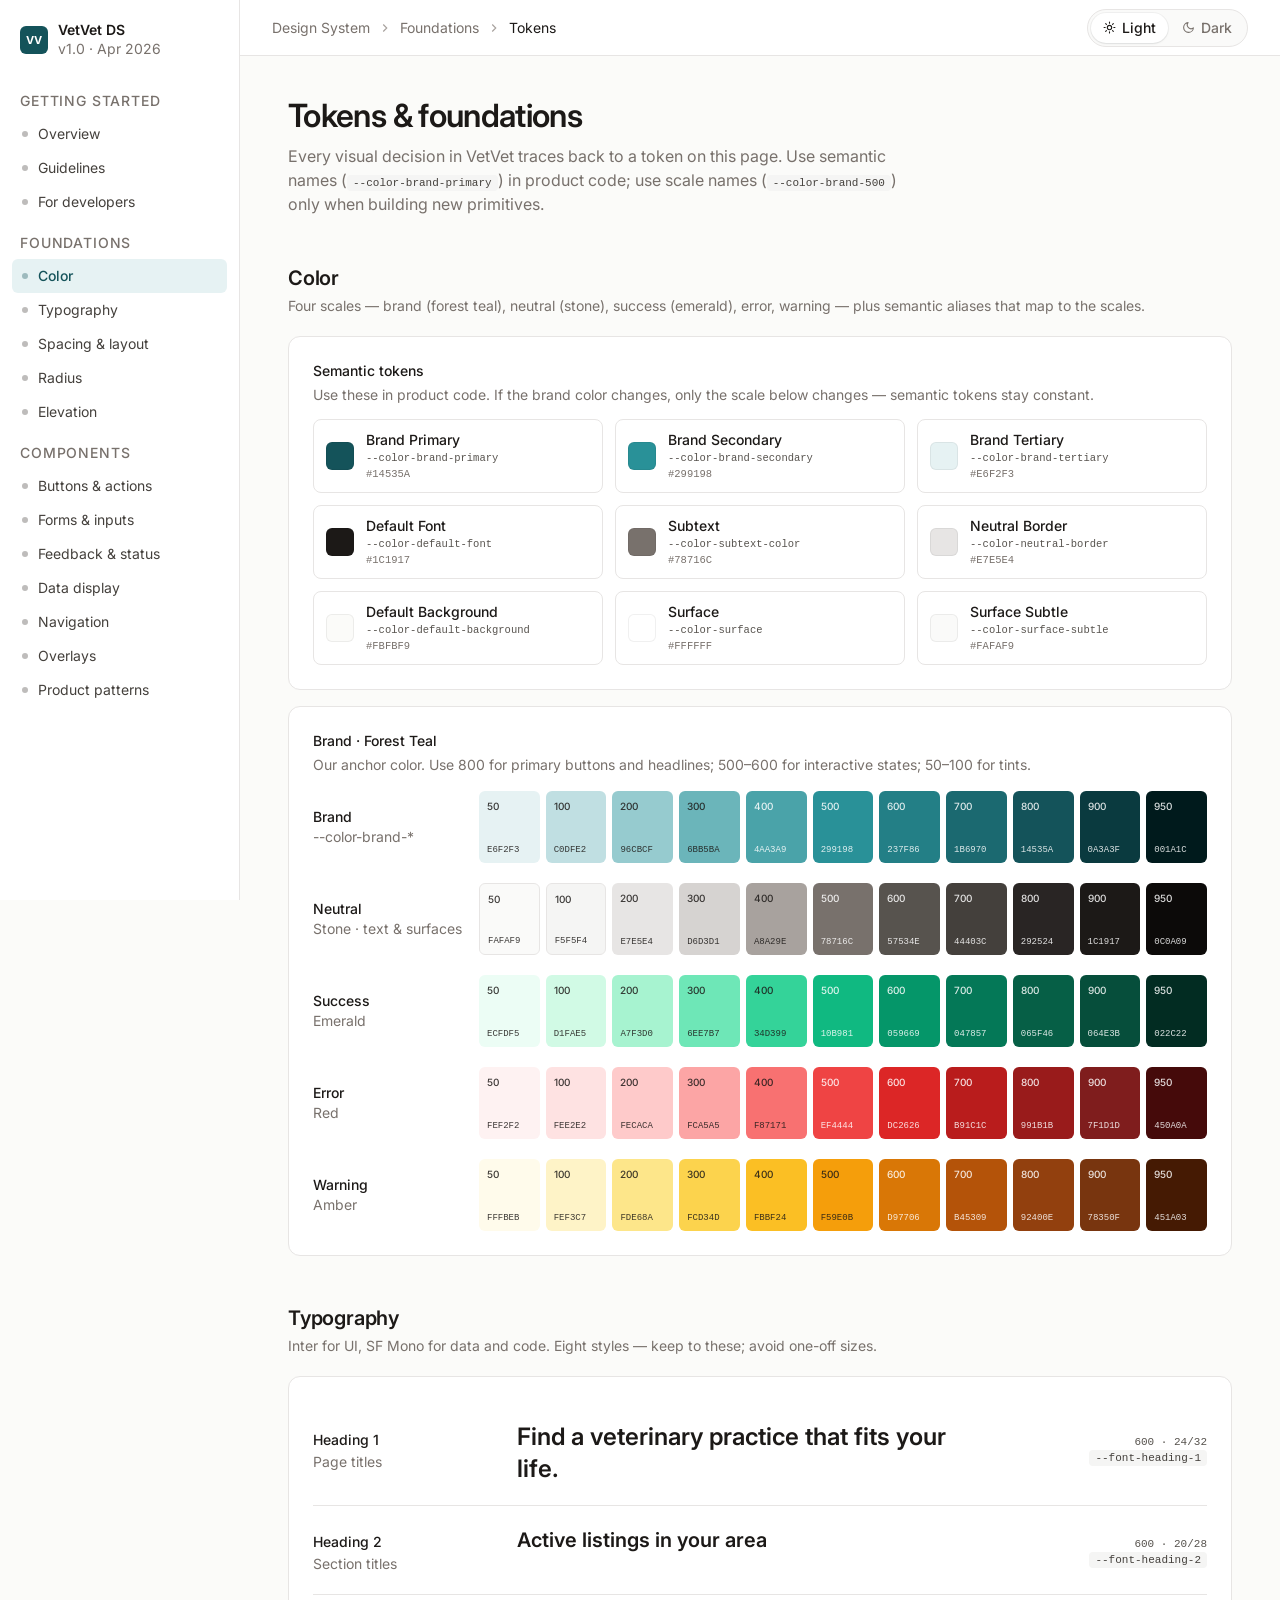
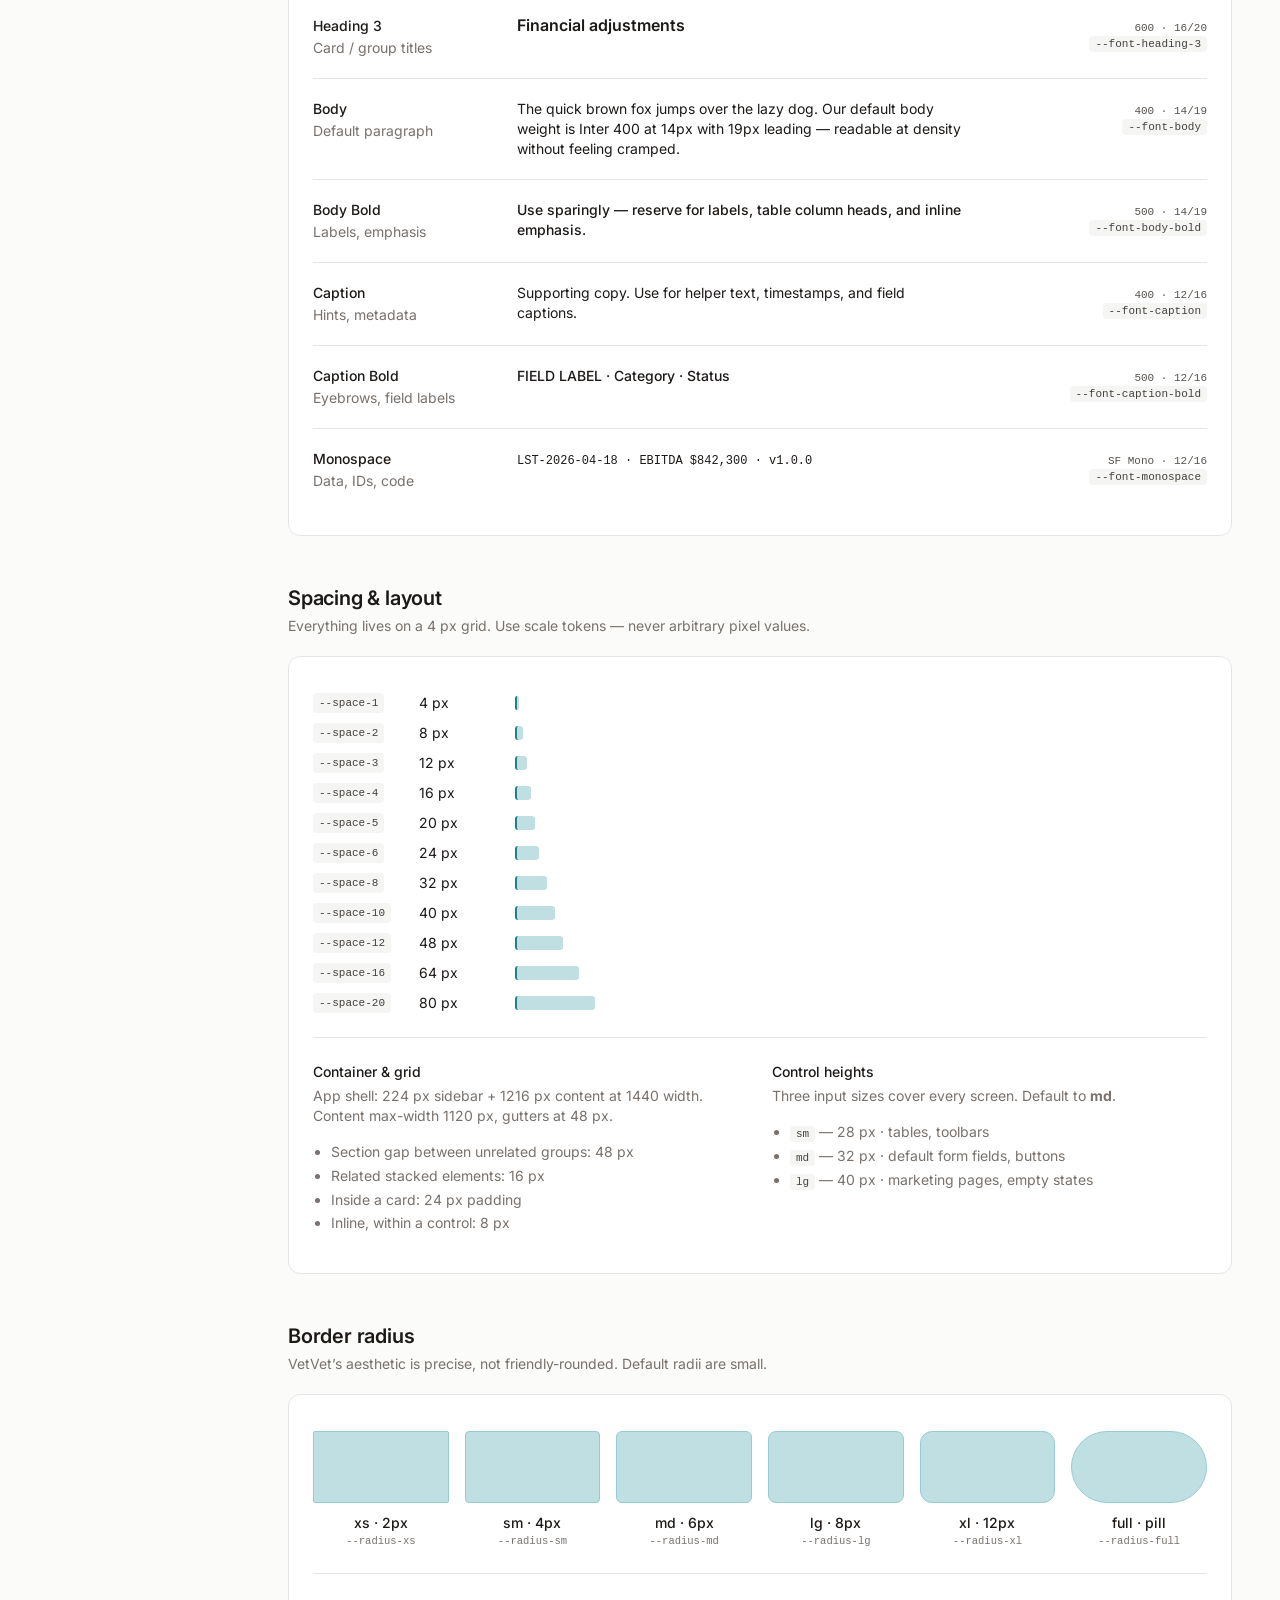
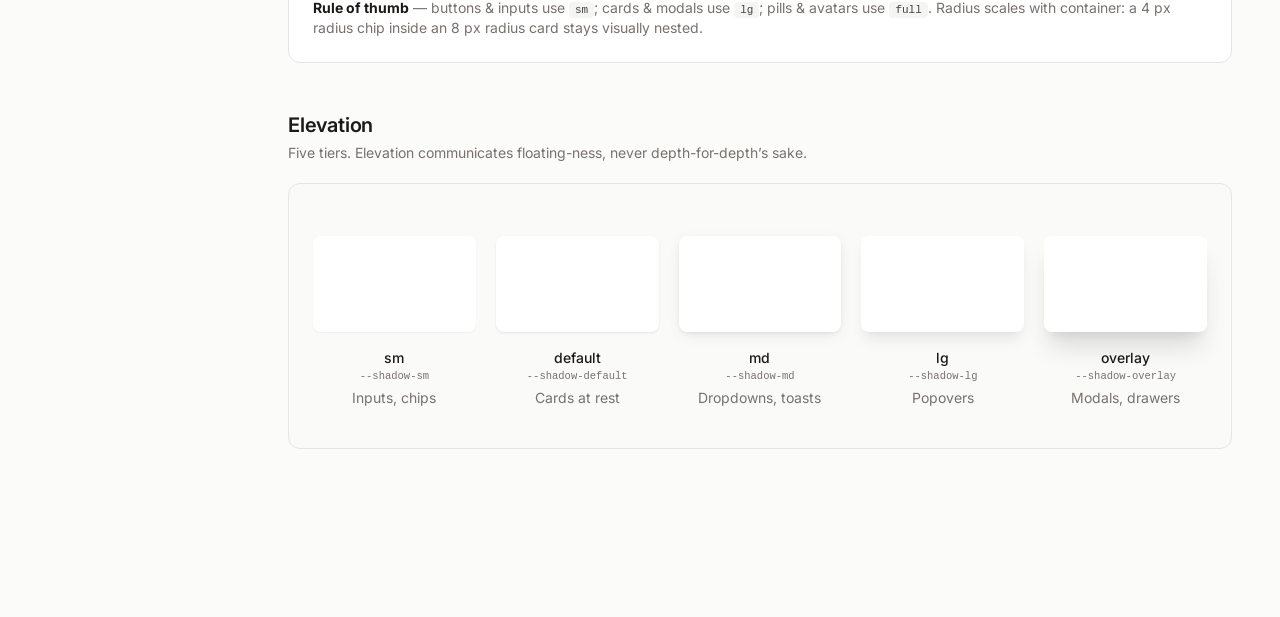
<file: tokens.html>
<!doctype html>
<html lang="en">
<head>
  <meta charset="utf-8" />
  <title>VetVet DS · Tokens</title>
  <meta name="viewport" content="width=device-width, initial-scale=1" />
  <link rel="preconnect" href="https://fonts.googleapis.com" />
  <link href="https://fonts.googleapis.com/css2?family=Inter:wght@400;500;600;700&family=JetBrains+Mono:wght@400;500&display=swap" rel="stylesheet" />
  <link rel="stylesheet" href="vetvet-ds.css?v=2" />
  <style>
    :root { --nav-w: 240px; --header-h: 56px; }
    body { font-family: var(--font-sans); }
    .app { display: grid; grid-template-columns: var(--nav-w) 1fr; min-height: 100vh; }
    .nav { background: #fff; border-right: 1px solid var(--color-neutral-border); padding: 16px 12px; position: sticky; top: 0; height: 100vh; overflow-y: auto; }
    .nav__brand { display: flex; align-items: center; gap: 10px; padding: 6px 8px 18px; }
    .nav__logo { width: 28px; height: 28px; border-radius: 6px; background: var(--color-brand-primary); color: #fff; display: grid; place-items: center; font: 700 11px/1 var(--font-sans); }
    .nav__brand-text { font: 600 14px/1.2 var(--font-sans); }
    .nav__brand-sub { font: var(--font-caption); color: var(--color-subtext-color); }
    .nav__section { font: var(--font-caption-bold); color: var(--color-neutral-500); text-transform: uppercase; letter-spacing: 0.06em; padding: 14px 8px 6px; }
    .nav a { display:flex; align-items:center; gap:10px; padding:7px 10px; border-radius:6px; color: var(--color-neutral-700); text-decoration: none; font: var(--font-body); }
    .nav a:hover { background: var(--color-neutral-100); color: var(--color-neutral-900); }
    .nav a.is-active { background: var(--color-brand-50); color: var(--color-brand-800); font-weight: 500; }
    .nav a .dot { width: 6px; height: 6px; border-radius: 50%; background: currentColor; opacity: 0.35; }

    .topbar { height: var(--header-h); display:flex; align-items:center; justify-content:space-between; padding: 0 32px; border-bottom: 1px solid var(--color-neutral-border); background:#fff; position: sticky; top: 0; z-index: 10; }
    .topbar__left { display:flex; align-items:center; gap:8px; font: var(--font-caption); color: var(--color-subtext-color); }
    .topbar__left svg { width:14px; height:14px; color: var(--color-neutral-400); }
    .topbar__right { display:flex; gap:8px; align-items:center; }
    .main { min-width: 0; }

    .content { padding: 40px 48px 120px; max-width: 1120px; }
    .page-head { margin-bottom: 32px; }
    .page-head h1 { font: 600 32px/40px var(--font-sans); letter-spacing:-0.02em; margin: 0 0 8px; }
    .page-head p { font: 400 16px/24px var(--font-sans); color: var(--color-subtext-color); margin: 0; max-width: 640px; }

    section.block { margin: 48px 0; scroll-margin-top: 80px; }
    section.block > .section-head { margin-bottom: 20px; }
    section.block h2 { font: 600 20px/28px var(--font-sans); letter-spacing: -0.01em; margin: 0 0 4px; }
    section.block p.lede { font: var(--font-caption); color: var(--color-subtext-color); margin: 0; }

    .card-panel { background: #fff; border: 1px solid var(--color-neutral-border); border-radius: 12px; padding: 24px; }

    /* Color */
    .ramp { display: grid; grid-template-columns: 160px repeat(11, 1fr); gap: 6px; align-items: center; margin-top: 16px; }
    .ramp__name { font: var(--font-body-bold); }
    .ramp__name small { display:block; font: var(--font-caption); color: var(--color-subtext-color); font-weight: 400; }
    .swatch { border-radius: 6px; padding: 10px 8px 8px; height: 72px; display: flex; flex-direction: column; justify-content: space-between; position: relative; cursor: pointer; transition: transform var(--duration-fast); }
    .swatch:hover { transform: translateY(-2px); }
    .swatch__label { font: 500 10px/1 var(--font-sans); opacity: 0.85; }
    .swatch__hex { font: 400 9px/1 var(--font-mono); opacity: 0.85; }
    .swatch--light { color: #1C1917; }
    .swatch--dark { color: #fff; }

    .semantic-grid { display: grid; grid-template-columns: repeat(3, 1fr); gap: 12px; margin-top: 12px; }
    .sem-row { display:flex; align-items:center; gap:12px; padding: 10px 12px; border:1px solid var(--color-neutral-border); border-radius: 8px; background: #fff; }
    .sem-row__chip { width: 28px; height: 28px; border-radius: 6px; border:1px solid rgba(0,0,0,0.06); flex-shrink: 0; }
    .sem-row__text { flex: 1; min-width: 0; }
    .sem-row__label { font: var(--font-body-bold); }
    .sem-row__token { font: var(--font-monospace); font-size: 10.5px; color: var(--color-neutral-600); }
    .sem-row__hex { font: var(--font-monospace); font-size: 10.5px; color: var(--color-neutral-500); }

    /* Typography */
    .type-row { display: grid; grid-template-columns: 180px 1fr 220px; gap: 24px; padding: 20px 0; border-top: 1px solid var(--color-neutral-border); align-items: baseline; }
    .type-row:first-of-type { border-top: none; }
    .type-row__label { font: var(--font-body-bold); }
    .type-row__label small { display:block; font: var(--font-caption); color: var(--color-subtext-color); font-weight: 400; margin-top: 2px; }
    .type-row__sample { color: var(--color-default-font); }
    .type-row__meta { font: var(--font-monospace); font-size: 11px; color: var(--color-neutral-600); text-align: right; }
    .sample-h1 { font: var(--font-heading-1); }
    .sample-h2 { font: var(--font-heading-2); }
    .sample-h3 { font: var(--font-heading-3); }
    .sample-body { font: var(--font-body); }
    .sample-body-bold { font: var(--font-body-bold); }
    .sample-cap { font: var(--font-caption); }
    .sample-cap-bold { font: var(--font-caption-bold); }
    .sample-mono { font: var(--font-monospace); }

    /* Spacing */
    .space-grid { display: grid; gap: 10px; margin-top: 12px; }
    .space-row { display: grid; grid-template-columns: 90px 80px 1fr; gap: 16px; align-items: center; }
    .space-row code { width: max-content; }
    .space-row__bar { height: 14px; border-radius: 3px; background: var(--color-brand-100); border-left: 2px solid var(--color-brand-600); }

    /* Radius */
    .radius-grid { display: grid; grid-template-columns: repeat(6, 1fr); gap: 16px; margin-top: 12px; }
    .radius-item { text-align: center; }
    .radius-tile { background: var(--color-brand-100); border: 1px solid var(--color-brand-200); height: 72px; margin-bottom: 10px; }
    .radius-item__name { font: var(--font-body-bold); }
    .radius-item__token { font: var(--font-monospace); font-size: 10.5px; color: var(--color-neutral-500); }

    /* Shadow */
    .shadow-grid { display: grid; grid-template-columns: repeat(5, 1fr); gap: 20px; margin-top: 12px; }
    .shadow-tile { background: #fff; border-radius: 8px; height: 96px; }
    .shadow-item { text-align: center; padding: 16px 0; }
    .shadow-item__name { font: var(--font-body-bold); margin-top: 16px; }
    .shadow-item__token { font: var(--font-monospace); font-size: 10.5px; color: var(--color-neutral-500); }

    /* Dark palette sample */
    .dark-card { background: var(--color-neutral-900); color: #fff; border-radius: 12px; padding: 24px; }

    /* jump-to-top TOC on right */
    .toc { position: fixed; top: 100px; right: 24px; width: 180px; font: var(--font-caption); color: var(--color-subtext-color); }
    .toc a { display: block; padding: 4px 0; color: inherit; text-decoration: none; border-left: 2px solid transparent; padding-left: 10px; }
    .toc a:hover { color: var(--color-default-font); }
    @media (max-width: 1360px) { .toc { display: none; } }
  </style>
</head>
<body>
  <div class="app">
    <aside class="nav">
      <div class="nav__brand">
        <div class="nav__logo">VV</div>
        <div>
          <div class="nav__brand-text">VetVet DS</div>
          <div class="nav__brand-sub">v1.0 · Apr 2026</div>
        </div>
      </div>

      <div class="nav__section">Getting started</div>
      <a href="index.html"><span class="dot"></span>Overview</a>
      <a href="guidelines.html"><span class="dot"></span>Guidelines</a>
      <a href="guidelines.html#developers"><span class="dot"></span>For developers</a>

      <div class="nav__section">Foundations</div>
      <a href="tokens.html#colors" class="is-active"><span class="dot"></span>Color</a>
      <a href="tokens.html#typography"><span class="dot"></span>Typography</a>
      <a href="tokens.html#spacing"><span class="dot"></span>Spacing & layout</a>
      <a href="tokens.html#radius"><span class="dot"></span>Radius</a>
      <a href="tokens.html#shadows"><span class="dot"></span>Elevation</a>

      <div class="nav__section">Components</div>
      <a href="components.html#buttons"><span class="dot"></span>Buttons & actions</a>
      <a href="components.html#forms"><span class="dot"></span>Forms & inputs</a>
      <a href="components.html#feedback"><span class="dot"></span>Feedback & status</a>
      <a href="components.html#data"><span class="dot"></span>Data display</a>
      <a href="components.html#navigation"><span class="dot"></span>Navigation</a>
      <a href="components.html#overlays"><span class="dot"></span>Overlays</a>
      <a href="components.html#patterns"><span class="dot"></span>Product patterns</a>
    </aside>

    <main class="main">
      <header class="topbar">
        <div class="topbar__left">
          <span>Design System</span>
          <svg viewBox="0 0 24 24" fill="none" stroke="currentColor" stroke-width="2"><path d="M9 18l6-6-6-6"/></svg>
          <span>Foundations</span>
          <svg viewBox="0 0 24 24" fill="none" stroke="currentColor" stroke-width="2"><path d="M9 18l6-6-6-6"/></svg>
          <span style="color:var(--color-default-font)">Tokens</span>
        </div>
        <div class="topbar__right">
          <nav class="vv-theme-toggle" aria-label="Theme">
            <a href="index.html" class="is-active" aria-current="page"><svg viewBox="0 0 24 24" fill="none" stroke="currentColor" stroke-width="2" stroke-linecap="round" stroke-linejoin="round"><circle cx="12" cy="12" r="4"/><path d="M12 2v2M12 20v2M4.93 4.93l1.41 1.41M17.66 17.66l1.41 1.41M2 12h2M20 12h2M4.93 19.07l1.41-1.41M17.66 6.34l1.41-1.41"/></svg>Light</a>
            <a href="dark-mode.html"><svg viewBox="0 0 24 24" fill="none" stroke="currentColor" stroke-width="2" stroke-linecap="round" stroke-linejoin="round"><path d="M21 12.79A9 9 0 1111.21 3 7 7 0 0021 12.79z"/></svg>Dark</a>
          </nav>
        </div>
      </header>

      <nav class="toc" aria-label="On this page">
        <div style="font: var(--font-caption-bold); color: var(--color-neutral-500); text-transform: uppercase; letter-spacing: 0.06em; margin-bottom: 6px;">On this page</div>
        <a href="#colors">Color</a>
        <a href="#typography">Typography</a>
        <a href="#spacing">Spacing</a>
        <a href="#radius">Radius</a>
        <a href="#shadows">Elevation</a>
      </nav>

      <div class="content">
        <div class="page-head">
          <h1>Tokens &amp; foundations</h1>
          <p>Every visual decision in VetVet traces back to a token on this page. Use semantic names (<code>--color-brand-primary</code>) in product code; use scale names (<code>--color-brand-500</code>) only when building new primitives.</p>
        </div>

        <!-- COLORS -->
        <section class="block" id="colors">
          <div class="section-head">
            <h2>Color</h2>
            <p class="lede">Four scales — brand (forest teal), neutral (stone), success (emerald), error, warning — plus semantic aliases that map to the scales.</p>
          </div>

          <div class="card-panel">
            <div style="font: var(--font-body-bold); margin-bottom: 4px;">Semantic tokens</div>
            <p class="lede" style="margin-bottom: 14px;">Use these in product code. If the brand color changes, only the scale below changes — semantic tokens stay constant.</p>
            <div class="semantic-grid">
              <div class="sem-row"><div class="sem-row__chip" style="background:#14535A"></div><div class="sem-row__text"><div class="sem-row__label">Brand Primary</div><div class="sem-row__token">--color-brand-primary</div><div class="sem-row__hex">#14535A</div></div></div>
              <div class="sem-row"><div class="sem-row__chip" style="background:#299198"></div><div class="sem-row__text"><div class="sem-row__label">Brand Secondary</div><div class="sem-row__token">--color-brand-secondary</div><div class="sem-row__hex">#299198</div></div></div>
              <div class="sem-row"><div class="sem-row__chip" style="background:#E6F2F3"></div><div class="sem-row__text"><div class="sem-row__label">Brand Tertiary</div><div class="sem-row__token">--color-brand-tertiary</div><div class="sem-row__hex">#E6F2F3</div></div></div>
              <div class="sem-row"><div class="sem-row__chip" style="background:#1C1917"></div><div class="sem-row__text"><div class="sem-row__label">Default Font</div><div class="sem-row__token">--color-default-font</div><div class="sem-row__hex">#1C1917</div></div></div>
              <div class="sem-row"><div class="sem-row__chip" style="background:#78716C"></div><div class="sem-row__text"><div class="sem-row__label">Subtext</div><div class="sem-row__token">--color-subtext-color</div><div class="sem-row__hex">#78716C</div></div></div>
              <div class="sem-row"><div class="sem-row__chip" style="background:#E7E5E4"></div><div class="sem-row__text"><div class="sem-row__label">Neutral Border</div><div class="sem-row__token">--color-neutral-border</div><div class="sem-row__hex">#E7E5E4</div></div></div>
              <div class="sem-row"><div class="sem-row__chip" style="background:#FBFBF9"></div><div class="sem-row__text"><div class="sem-row__label">Default Background</div><div class="sem-row__token">--color-default-background</div><div class="sem-row__hex">#FBFBF9</div></div></div>
              <div class="sem-row"><div class="sem-row__chip" style="background:#FFFFFF"></div><div class="sem-row__text"><div class="sem-row__label">Surface</div><div class="sem-row__token">--color-surface</div><div class="sem-row__hex">#FFFFFF</div></div></div>
              <div class="sem-row"><div class="sem-row__chip" style="background:#FAFAF9"></div><div class="sem-row__text"><div class="sem-row__label">Surface Subtle</div><div class="sem-row__token">--color-surface-subtle</div><div class="sem-row__hex">#FAFAF9</div></div></div>
            </div>
          </div>

          <div class="card-panel" style="margin-top:16px">
            <div style="font:var(--font-body-bold); margin-bottom:4px">Brand · Forest Teal</div>
            <p class="lede">Our anchor color. Use 800 for primary buttons and headlines; 500–600 for interactive states; 50–100 for tints.</p>
            <div class="ramp">
              <div class="ramp__name">Brand<small>--color-brand-*</small></div>
              <div class="swatch swatch--light" style="background:#E6F2F3"><span class="swatch__label">50</span><span class="swatch__hex">E6F2F3</span></div>
              <div class="swatch swatch--light" style="background:#C0DFE2"><span class="swatch__label">100</span><span class="swatch__hex">C0DFE2</span></div>
              <div class="swatch swatch--light" style="background:#96CBCF"><span class="swatch__label">200</span><span class="swatch__hex">96CBCF</span></div>
              <div class="swatch swatch--light" style="background:#6BB5BA"><span class="swatch__label">300</span><span class="swatch__hex">6BB5BA</span></div>
              <div class="swatch swatch--dark"  style="background:#4AA3A9"><span class="swatch__label">400</span><span class="swatch__hex">4AA3A9</span></div>
              <div class="swatch swatch--dark"  style="background:#299198"><span class="swatch__label">500</span><span class="swatch__hex">299198</span></div>
              <div class="swatch swatch--dark"  style="background:#237F86"><span class="swatch__label">600</span><span class="swatch__hex">237F86</span></div>
              <div class="swatch swatch--dark"  style="background:#1B6970"><span class="swatch__label">700</span><span class="swatch__hex">1B6970</span></div>
              <div class="swatch swatch--dark"  style="background:#14535A"><span class="swatch__label">800</span><span class="swatch__hex">14535A</span></div>
              <div class="swatch swatch--dark"  style="background:#0A3A3F"><span class="swatch__label">900</span><span class="swatch__hex">0A3A3F</span></div>
              <div class="swatch swatch--dark"  style="background:#001A1C"><span class="swatch__label">950</span><span class="swatch__hex">001A1C</span></div>
            </div>

            <div class="ramp" style="margin-top:20px">
              <div class="ramp__name">Neutral<small>Stone · text &amp; surfaces</small></div>
              <div class="swatch swatch--light" style="background:#FAFAF9;border:1px solid var(--color-neutral-200)"><span class="swatch__label">50</span><span class="swatch__hex">FAFAF9</span></div>
              <div class="swatch swatch--light" style="background:#F5F5F4;border:1px solid var(--color-neutral-200)"><span class="swatch__label">100</span><span class="swatch__hex">F5F5F4</span></div>
              <div class="swatch swatch--light" style="background:#E7E5E4"><span class="swatch__label">200</span><span class="swatch__hex">E7E5E4</span></div>
              <div class="swatch swatch--light" style="background:#D6D3D1"><span class="swatch__label">300</span><span class="swatch__hex">D6D3D1</span></div>
              <div class="swatch swatch--light" style="background:#A8A29E"><span class="swatch__label">400</span><span class="swatch__hex">A8A29E</span></div>
              <div class="swatch swatch--dark"  style="background:#78716C"><span class="swatch__label">500</span><span class="swatch__hex">78716C</span></div>
              <div class="swatch swatch--dark"  style="background:#57534E"><span class="swatch__label">600</span><span class="swatch__hex">57534E</span></div>
              <div class="swatch swatch--dark"  style="background:#44403C"><span class="swatch__label">700</span><span class="swatch__hex">44403C</span></div>
              <div class="swatch swatch--dark"  style="background:#292524"><span class="swatch__label">800</span><span class="swatch__hex">292524</span></div>
              <div class="swatch swatch--dark"  style="background:#1C1917"><span class="swatch__label">900</span><span class="swatch__hex">1C1917</span></div>
              <div class="swatch swatch--dark"  style="background:#0C0A09"><span class="swatch__label">950</span><span class="swatch__hex">0C0A09</span></div>
            </div>

            <div class="ramp" style="margin-top:20px">
              <div class="ramp__name">Success<small>Emerald</small></div>
              <div class="swatch swatch--light" style="background:#ECFDF5"><span class="swatch__label">50</span><span class="swatch__hex">ECFDF5</span></div>
              <div class="swatch swatch--light" style="background:#D1FAE5"><span class="swatch__label">100</span><span class="swatch__hex">D1FAE5</span></div>
              <div class="swatch swatch--light" style="background:#A7F3D0"><span class="swatch__label">200</span><span class="swatch__hex">A7F3D0</span></div>
              <div class="swatch swatch--light" style="background:#6EE7B7"><span class="swatch__label">300</span><span class="swatch__hex">6EE7B7</span></div>
              <div class="swatch swatch--light" style="background:#34D399"><span class="swatch__label">400</span><span class="swatch__hex">34D399</span></div>
              <div class="swatch swatch--dark"  style="background:#10B981"><span class="swatch__label">500</span><span class="swatch__hex">10B981</span></div>
              <div class="swatch swatch--dark"  style="background:#059669"><span class="swatch__label">600</span><span class="swatch__hex">059669</span></div>
              <div class="swatch swatch--dark"  style="background:#047857"><span class="swatch__label">700</span><span class="swatch__hex">047857</span></div>
              <div class="swatch swatch--dark"  style="background:#065F46"><span class="swatch__label">800</span><span class="swatch__hex">065F46</span></div>
              <div class="swatch swatch--dark"  style="background:#064E3B"><span class="swatch__label">900</span><span class="swatch__hex">064E3B</span></div>
              <div class="swatch swatch--dark"  style="background:#022C22"><span class="swatch__label">950</span><span class="swatch__hex">022C22</span></div>
            </div>

            <div class="ramp" style="margin-top:20px">
              <div class="ramp__name">Error<small>Red</small></div>
              <div class="swatch swatch--light" style="background:#FEF2F2"><span class="swatch__label">50</span><span class="swatch__hex">FEF2F2</span></div>
              <div class="swatch swatch--light" style="background:#FEE2E2"><span class="swatch__label">100</span><span class="swatch__hex">FEE2E2</span></div>
              <div class="swatch swatch--light" style="background:#FECACA"><span class="swatch__label">200</span><span class="swatch__hex">FECACA</span></div>
              <div class="swatch swatch--light" style="background:#FCA5A5"><span class="swatch__label">300</span><span class="swatch__hex">FCA5A5</span></div>
              <div class="swatch swatch--light" style="background:#F87171"><span class="swatch__label">400</span><span class="swatch__hex">F87171</span></div>
              <div class="swatch swatch--dark"  style="background:#EF4444"><span class="swatch__label">500</span><span class="swatch__hex">EF4444</span></div>
              <div class="swatch swatch--dark"  style="background:#DC2626"><span class="swatch__label">600</span><span class="swatch__hex">DC2626</span></div>
              <div class="swatch swatch--dark"  style="background:#B91C1C"><span class="swatch__label">700</span><span class="swatch__hex">B91C1C</span></div>
              <div class="swatch swatch--dark"  style="background:#991B1B"><span class="swatch__label">800</span><span class="swatch__hex">991B1B</span></div>
              <div class="swatch swatch--dark"  style="background:#7F1D1D"><span class="swatch__label">900</span><span class="swatch__hex">7F1D1D</span></div>
              <div class="swatch swatch--dark"  style="background:#450A0A"><span class="swatch__label">950</span><span class="swatch__hex">450A0A</span></div>
            </div>

            <div class="ramp" style="margin-top:20px">
              <div class="ramp__name">Warning<small>Amber</small></div>
              <div class="swatch swatch--light" style="background:#FFFBEB"><span class="swatch__label">50</span><span class="swatch__hex">FFFBEB</span></div>
              <div class="swatch swatch--light" style="background:#FEF3C7"><span class="swatch__label">100</span><span class="swatch__hex">FEF3C7</span></div>
              <div class="swatch swatch--light" style="background:#FDE68A"><span class="swatch__label">200</span><span class="swatch__hex">FDE68A</span></div>
              <div class="swatch swatch--light" style="background:#FCD34D"><span class="swatch__label">300</span><span class="swatch__hex">FCD34D</span></div>
              <div class="swatch swatch--light" style="background:#FBBF24"><span class="swatch__label">400</span><span class="swatch__hex">FBBF24</span></div>
              <div class="swatch swatch--light" style="background:#F59E0B"><span class="swatch__label">500</span><span class="swatch__hex">F59E0B</span></div>
              <div class="swatch swatch--dark"  style="background:#D97706"><span class="swatch__label">600</span><span class="swatch__hex">D97706</span></div>
              <div class="swatch swatch--dark"  style="background:#B45309"><span class="swatch__label">700</span><span class="swatch__hex">B45309</span></div>
              <div class="swatch swatch--dark"  style="background:#92400E"><span class="swatch__label">800</span><span class="swatch__hex">92400E</span></div>
              <div class="swatch swatch--dark"  style="background:#78350F"><span class="swatch__label">900</span><span class="swatch__hex">78350F</span></div>
              <div class="swatch swatch--dark"  style="background:#451A03"><span class="swatch__label">950</span><span class="swatch__hex">451A03</span></div>
            </div>
          </div>
        </section>

        <!-- TYPOGRAPHY -->
        <section class="block" id="typography">
          <div class="section-head">
            <h2>Typography</h2>
            <p class="lede">Inter for UI, SF Mono for data and code. Eight styles — keep to these; avoid one-off sizes.</p>
          </div>
          <div class="card-panel">
            <div class="type-row"><div class="type-row__label">Heading 1<small>Page titles</small></div><div class="type-row__sample sample-h1">Find a veterinary practice that fits your life.</div><div class="type-row__meta">600 · 24/32<br/><code>--font-heading-1</code></div></div>
            <div class="type-row"><div class="type-row__label">Heading 2<small>Section titles</small></div><div class="type-row__sample sample-h2">Active listings in your area</div><div class="type-row__meta">600 · 20/28<br/><code>--font-heading-2</code></div></div>
            <div class="type-row"><div class="type-row__label">Heading 3<small>Card / group titles</small></div><div class="type-row__sample sample-h3">Financial adjustments</div><div class="type-row__meta">600 · 16/20<br/><code>--font-heading-3</code></div></div>
            <div class="type-row"><div class="type-row__label">Body<small>Default paragraph</small></div><div class="type-row__sample sample-body">The quick brown fox jumps over the lazy dog. Our default body weight is Inter 400 at 14px with 19px leading — readable at density without feeling cramped.</div><div class="type-row__meta">400 · 14/19<br/><code>--font-body</code></div></div>
            <div class="type-row"><div class="type-row__label">Body Bold<small>Labels, emphasis</small></div><div class="type-row__sample sample-body-bold">Use sparingly — reserve for labels, table column heads, and inline emphasis.</div><div class="type-row__meta">500 · 14/19<br/><code>--font-body-bold</code></div></div>
            <div class="type-row"><div class="type-row__label">Caption<small>Hints, metadata</small></div><div class="type-row__sample sample-cap">Supporting copy. Use for helper text, timestamps, and field captions.</div><div class="type-row__meta">400 · 12/16<br/><code>--font-caption</code></div></div>
            <div class="type-row"><div class="type-row__label">Caption Bold<small>Eyebrows, field labels</small></div><div class="type-row__sample sample-cap-bold">FIELD LABEL · Category · Status</div><div class="type-row__meta">500 · 12/16<br/><code>--font-caption-bold</code></div></div>
            <div class="type-row"><div class="type-row__label">Monospace<small>Data, IDs, code</small></div><div class="type-row__sample sample-mono">LST-2026-04-18 · EBITDA $842,300 · v1.0.0</div><div class="type-row__meta">SF Mono · 12/16<br/><code>--font-monospace</code></div></div>
          </div>
        </section>

        <!-- SPACING -->
        <section class="block" id="spacing">
          <div class="section-head">
            <h2>Spacing &amp; layout</h2>
            <p class="lede">Everything lives on a 4&nbsp;px grid. Use scale tokens — never arbitrary pixel values.</p>
          </div>
          <div class="card-panel">
            <div class="space-grid">
              <div class="space-row"><code>--space-1</code><span>4 px</span><div class="space-row__bar" style="width:4px"></div></div>
              <div class="space-row"><code>--space-2</code><span>8 px</span><div class="space-row__bar" style="width:8px"></div></div>
              <div class="space-row"><code>--space-3</code><span>12 px</span><div class="space-row__bar" style="width:12px"></div></div>
              <div class="space-row"><code>--space-4</code><span>16 px</span><div class="space-row__bar" style="width:16px"></div></div>
              <div class="space-row"><code>--space-5</code><span>20 px</span><div class="space-row__bar" style="width:20px"></div></div>
              <div class="space-row"><code>--space-6</code><span>24 px</span><div class="space-row__bar" style="width:24px"></div></div>
              <div class="space-row"><code>--space-8</code><span>32 px</span><div class="space-row__bar" style="width:32px"></div></div>
              <div class="space-row"><code>--space-10</code><span>40 px</span><div class="space-row__bar" style="width:40px"></div></div>
              <div class="space-row"><code>--space-12</code><span>48 px</span><div class="space-row__bar" style="width:48px"></div></div>
              <div class="space-row"><code>--space-16</code><span>64 px</span><div class="space-row__bar" style="width:64px"></div></div>
              <div class="space-row"><code>--space-20</code><span>80 px</span><div class="space-row__bar" style="width:80px"></div></div>
            </div>
            <hr class="divider"/>
            <div style="display:grid;grid-template-columns:1fr 1fr;gap:24px">
              <div>
                <div style="font:var(--font-body-bold);margin-bottom:4px">Container &amp; grid</div>
                <p class="lede" style="margin-bottom:10px">App shell: 224&nbsp;px sidebar + 1216&nbsp;px content at 1440 width. Content max-width 1120&nbsp;px, gutters at 48&nbsp;px.</p>
                <ul style="font:var(--font-caption); color:var(--color-subtext-color); padding-left: 18px; line-height:1.7">
                  <li>Section gap between unrelated groups: 48 px</li>
                  <li>Related stacked elements: 16 px</li>
                  <li>Inside a card: 24 px padding</li>
                  <li>Inline, within a control: 8 px</li>
                </ul>
              </div>
              <div>
                <div style="font:var(--font-body-bold);margin-bottom:4px">Control heights</div>
                <p class="lede" style="margin-bottom:10px">Three input sizes cover every screen. Default to <strong>md</strong>.</p>
                <ul style="font:var(--font-caption); color:var(--color-subtext-color); padding-left: 18px; line-height:1.7">
                  <li><code>sm</code> — 28 px · tables, toolbars</li>
                  <li><code>md</code> — 32 px · default form fields, buttons</li>
                  <li><code>lg</code> — 40 px · marketing pages, empty states</li>
                </ul>
              </div>
            </div>
          </div>
        </section>

        <!-- RADIUS -->
        <section class="block" id="radius">
          <div class="section-head">
            <h2>Border radius</h2>
            <p class="lede">VetVet&rsquo;s aesthetic is precise, not friendly-rounded. Default radii are small.</p>
          </div>
          <div class="card-panel">
            <div class="radius-grid">
              <div class="radius-item"><div class="radius-tile" style="border-radius:2px"></div><div class="radius-item__name">xs · 2px</div><div class="radius-item__token">--radius-xs</div></div>
              <div class="radius-item"><div class="radius-tile" style="border-radius:4px"></div><div class="radius-item__name">sm · 4px</div><div class="radius-item__token">--radius-sm</div></div>
              <div class="radius-item"><div class="radius-tile" style="border-radius:6px"></div><div class="radius-item__name">md · 6px</div><div class="radius-item__token">--radius-md</div></div>
              <div class="radius-item"><div class="radius-tile" style="border-radius:8px"></div><div class="radius-item__name">lg · 8px</div><div class="radius-item__token">--radius-lg</div></div>
              <div class="radius-item"><div class="radius-tile" style="border-radius:12px"></div><div class="radius-item__name">xl · 12px</div><div class="radius-item__token">--radius-xl</div></div>
              <div class="radius-item"><div class="radius-tile" style="border-radius:9999px"></div><div class="radius-item__name">full · pill</div><div class="radius-item__token">--radius-full</div></div>
            </div>
            <hr class="divider"/>
            <div style="font:var(--font-caption); color:var(--color-subtext-color)">
              <strong style="color:var(--color-default-font)">Rule of thumb</strong> — buttons &amp; inputs use <code>sm</code>; cards &amp; modals use <code>lg</code>; pills &amp; avatars use <code>full</code>. Radius scales with container: a 4&nbsp;px radius chip inside an 8&nbsp;px radius card stays visually nested.
            </div>
          </div>
        </section>

        <!-- SHADOW -->
        <section class="block" id="shadows">
          <div class="section-head">
            <h2>Elevation</h2>
            <p class="lede">Five tiers. Elevation communicates floating-ness, never depth-for-depth&rsquo;s sake.</p>
          </div>
          <div class="card-panel" style="background: var(--color-neutral-50)">
            <div class="shadow-grid">
              <div class="shadow-item">
                <div class="shadow-tile" style="box-shadow: var(--shadow-sm)"></div>
                <div class="shadow-item__name">sm</div><div class="shadow-item__token">--shadow-sm</div>
                <div style="font:var(--font-caption); color:var(--color-subtext-color); margin-top:4px">Inputs, chips</div>
              </div>
              <div class="shadow-item">
                <div class="shadow-tile" style="box-shadow: var(--shadow-default)"></div>
                <div class="shadow-item__name">default</div><div class="shadow-item__token">--shadow-default</div>
                <div style="font:var(--font-caption); color:var(--color-subtext-color); margin-top:4px">Cards at rest</div>
              </div>
              <div class="shadow-item">
                <div class="shadow-tile" style="box-shadow: var(--shadow-md)"></div>
                <div class="shadow-item__name">md</div><div class="shadow-item__token">--shadow-md</div>
                <div style="font:var(--font-caption); color:var(--color-subtext-color); margin-top:4px">Dropdowns, toasts</div>
              </div>
              <div class="shadow-item">
                <div class="shadow-tile" style="box-shadow: var(--shadow-lg)"></div>
                <div class="shadow-item__name">lg</div><div class="shadow-item__token">--shadow-lg</div>
                <div style="font:var(--font-caption); color:var(--color-subtext-color); margin-top:4px">Popovers</div>
              </div>
              <div class="shadow-item">
                <div class="shadow-tile" style="box-shadow: var(--shadow-overlay)"></div>
                <div class="shadow-item__name">overlay</div><div class="shadow-item__token">--shadow-overlay</div>
                <div style="font:var(--font-caption); color:var(--color-subtext-color); margin-top:4px">Modals, drawers</div>
              </div>
            </div>
          </div>
        </section>

      </div>
    </main>
  </div>
</body>
</html>
</file>
<file: vetvet-ds.css>
/* ─────────────────────────────────────────────────────────────
   VetVet Design System — Tokens + Primitive Styles
   Source of truth: Figma "VetVet Claude.fig"
   Usage: import this file in any page to get access to
   design tokens as CSS custom properties, plus utility
   classes for typography, buttons, inputs, badges, cards.
   ───────────────────────────────────────────────────────────── */

:root {
  /* ───── Brand Scale (Forest Teal) ───── */
  --color-brand-50:  #E6F2F3;
  --color-brand-100: #C0DFE2;
  --color-brand-200: #96CBCF;
  --color-brand-300: #6BB5BA;
  --color-brand-400: #4AA3A9;
  --color-brand-500: #299198;
  --color-brand-600: #237F86;
  --color-brand-700: #1B6970;
  --color-brand-800: #14535A;
  --color-brand-900: #0A3A3F;
  --color-brand-950: #001A1C;

  --color-brand-primary: #14535A;
  --color-brand-secondary: #299198;
  --color-brand-tertiary: #E6F2F3;

  /* ───── Neutral Scale (Stone) ───── */
  --color-neutral-0:   #FFFFFF;
  --color-neutral-25:  #FBFBF9;
  --color-neutral-50:  #FAFAF9;
  --color-neutral-100: #F5F5F4;
  --color-neutral-200: #E7E5E4;
  --color-neutral-300: #D6D3D1;
  --color-neutral-400: #A8A29E;
  --color-neutral-500: #78716C;
  --color-neutral-600: #57534E;
  --color-neutral-700: #44403C;
  --color-neutral-800: #292524;
  --color-neutral-900: #1C1917;
  --color-neutral-950: #0C0A09;

  /* ───── Semantic Surfaces & Text ───── */
  --color-default-font: #1C1917;
  --color-subtext-color: #78716C;
  --color-neutral-border: #E7E5E4;
  --color-white: #FFFFFF;
  --color-default-background: #FBFBF9;
  --color-surface: #FFFFFF;
  --color-surface-subtle: #FAFAF9;

  /* ───── Status — Success (Emerald) ───── */
  --color-success-50:  #ECFDF5;
  --color-success-100: #D1FAE5;
  --color-success-200: #A7F3D0;
  --color-success-300: #6EE7B7;
  --color-success-400: #34D399;
  --color-success-500: #10B981;
  --color-success-600: #059669;
  --color-success-700: #047857;
  --color-success-800: #065F46;
  --color-success-900: #064E3B;

  /* ───── Status — Error (Red) ───── */
  --color-error-50:  #FEF2F2;
  --color-error-100: #FEE2E2;
  --color-error-200: #FECACA;
  --color-error-300: #FCA5A5;
  --color-error-400: #F87171;
  --color-error-500: #EF4444;
  --color-error-600: #DC2626;
  --color-error-700: #B91C1C;
  --color-error-800: #991B1B;
  --color-error-900: #7F1D1D;

  /* ───── Status — Warning (Amber) ───── */
  --color-warning-50:  #FFFBEB;
  --color-warning-100: #FEF3C7;
  --color-warning-200: #FDE68A;
  --color-warning-300: #FCD34D;
  --color-warning-400: #FBBF24;
  --color-warning-500: #F59E0B;
  --color-warning-600: #D97706;
  --color-warning-700: #B45309;
  --color-warning-800: #92400E;
  --color-warning-900: #78350F;

  /* ───── Typography ───── */
  --font-sans: "Inter", ui-sans-serif, system-ui, -apple-system, BlinkMacSystemFont, "Segoe UI", sans-serif;
  --font-mono: "SF Mono", ui-monospace, "Roboto Mono", "Menlo", "Consolas", monospace;

  /* Type rule (enforced):
     14px is the MINIMUM readable size for any text inside a card,
     panel, list item, table row, alert, or descriptive paragraph.
     12px (`--font-micro` / `--font-micro-bold`) is reserved ONLY for
     small details: timestamps, kbd hints, axis labels, eyebrow tags,
     overline labels. Never for descriptions, body copy, or hints. */
  --font-heading-1:    600 24px/32px var(--font-sans);
  --font-heading-2:    600 20px/28px var(--font-sans);
  --font-heading-3:    600 16px/20px var(--font-sans);
  --font-body:         400 14px/20px var(--font-sans);
  --font-body-bold:    500 14px/20px var(--font-sans);
  --font-caption:      400 14px/20px var(--font-sans);   /* alias of body — for descriptions/hints */
  --font-caption-bold: 500 14px/20px var(--font-sans);
  --font-micro:        400 12px/16px var(--font-sans);   /* small details only */
  --font-micro-bold:   500 12px/16px var(--font-sans);
  --font-monospace:    400 12px/16px var(--font-mono);

  /* ───── Border Radius ───── */
  --radius-xs: 2px;
  --radius-sm: 4px;
  --radius-md: 6px;
  --radius-lg: 8px;
  --radius-xl: 12px;
  --radius-full: 9999px;

  /* ───── Shadows ───── */
  --shadow-sm: 0 1px 2px 0 rgba(0, 0, 0, 0.05);
  --shadow-default: 0 1px 3px 0 rgba(0, 0, 0, 0.08), 0 1px 2px -1px rgba(0, 0, 0, 0.06);
  --shadow-md: 0 2px 4px -1px rgba(0, 0, 0, 0.08), 0 4px 16px -2px rgba(0, 0, 0, 0.08);
  --shadow-lg: 0 10px 15px -3px rgba(0, 0, 0, 0.08), 0 4px 6px -4px rgba(0, 0, 0, 0.06);
  --shadow-overlay: 0 20px 25px -5px rgba(0, 0, 0, 0.12), 0 8px 10px -6px rgba(0, 0, 0, 0.08);
  --shadow-focus: 0 0 0 1px #FFFFFF, 0 0 0 3px #299198;

  /* ───── Spacing (4px grid) ───── */
  --space-0: 0;
  --space-1: 4px;
  --space-2: 8px;
  --space-3: 12px;
  --space-4: 16px;
  --space-5: 20px;
  --space-6: 24px;
  --space-8: 32px;
  --space-10: 40px;
  --space-12: 48px;
  --space-16: 64px;
  --space-20: 80px;

  /* ───── Motion ───── */
  --ease-standard: cubic-bezier(0.4, 0, 0.2, 1);
  --duration-fast: 120ms;
  --duration-base: 180ms;
  --duration-slow: 260ms;
}

/* ═════════════════════════════════════════════════════════════
   DARK MODE — forest-green surfaces (not black, not grey).
   Remaps semantic tokens only; scale tokens stay constant
   so existing components pick up dark styling automatically.
   Apply: <html data-theme="dark"> or <body data-theme="dark">
   ═════════════════════════════════════════════════════════════ */
[data-theme="dark"] {
  /* Page surfaces — very dark forest teal */
  --color-default-background: #071518;   /* page base */
  --color-surface:            #0C2024;   /* cards, panels */
  --color-surface-subtle:     #0F262B;   /* sidebar, table headers */
  --color-surface-raised:     #133034;   /* hovered rows, popovers */
  --color-white:              #0C2024;   /* remap: "white surface" → card */

  /* Text */
  --color-default-font:  #E6F2F3;
  --color-subtext-color: #8FA8AA;
  --color-neutral-border:#1B3539;

  /* Brand — shift lighter for contrast on dark */
  --color-brand-primary:   #4AA3A9;
  --color-brand-secondary: #6BB5BA;
  --color-brand-tertiary:  #0F3035;

  /* Remap neutral scale so .bg-neutral-900 etc. still work on dark */
  --color-neutral-0:   #0C2024;
  --color-neutral-25:  #0F262B;
  --color-neutral-50:  #133034;
  --color-neutral-100: #173A3F;
  --color-neutral-200: #1F474C;
  --color-neutral-300: #2C5A60;
  --color-neutral-400: #4A7C82;
  --color-neutral-500: #6E9499;
  --color-neutral-600: #94B1B4;
  --color-neutral-700: #B8CDCF;
  --color-neutral-800: #DCE6E7;
  --color-neutral-900: #EEF4F4;
  --color-neutral-950: #FFFFFF;

  /* Shadows — deeper, bluish, barely visible on dark */
  --shadow-sm:      0 1px 2px 0 rgba(0, 0, 0, 0.4);
  --shadow-default: 0 1px 3px 0 rgba(0, 0, 0, 0.45), 0 1px 2px -1px rgba(0, 0, 0, 0.35);
  --shadow-md:      0 2px 4px -1px rgba(0, 0, 0, 0.5), 0 4px 16px -2px rgba(0, 0, 0, 0.45);
  --shadow-lg:      0 10px 15px -3px rgba(0, 0, 0, 0.55), 0 4px 6px -4px rgba(0, 0, 0, 0.4);
  --shadow-overlay: 0 20px 25px -5px rgba(0, 0, 0, 0.6), 0 8px 10px -6px rgba(0, 0, 0, 0.4);
  --shadow-focus:   0 0 0 1px #071518, 0 0 0 3px #6BB5BA;

  /* Status tints — darker, desaturated, with lighter text */
  --color-success-50:  #0E2A22;
  --color-success-100: #123D2E;
  --color-success-200: #1A5040;
  --color-success-800: #A7F3D0;
  --color-success-700: #6EE7B7;
  --color-success-600: #34D399;

  --color-error-50:  #2B0F10;
  --color-error-100: #3D1516;
  --color-error-200: #501D1F;
  --color-error-800: #FCA5A5;
  --color-error-700: #F87171;
  --color-error-600: #EF4444;

  --color-warning-50:  #2B1F08;
  --color-warning-100: #3A2B0B;
  --color-warning-200: #4E3B10;
  --color-warning-800: #FCD34D;
  --color-warning-700: #FBBF24;
  --color-warning-600: #F59E0B;
}

/* Dark-mode component patches — a few primitives need direct attention */
[data-theme="dark"] body {
  background: var(--color-default-background);
  color: var(--color-default-font);
}
[data-theme="dark"] .btn--brand-primary { background: var(--color-brand-secondary); color: #051316; }
[data-theme="dark"] .btn--brand-primary:hover:not(:disabled) { background: #96CBCF; }
[data-theme="dark"] .btn--brand-secondary { background: var(--color-brand-tertiary); color: #C0DFE2; border-color: #1B3539; }
[data-theme="dark"] .btn--brand-secondary:hover:not(:disabled) { background: #143A3F; }
[data-theme="dark"] .btn--brand-tertiary { color: #96CBCF; }
[data-theme="dark"] .btn--brand-tertiary:hover:not(:disabled) { background: rgba(41,145,152,0.15); }
[data-theme="dark"] .btn--neutral-primary { background: #E6F2F3; color: #051316; }
[data-theme="dark"] .btn--neutral-secondary { background: transparent; color: #E6F2F3; border-color: #1B3539; }
[data-theme="dark"] .btn--neutral-secondary:hover:not(:disabled) { background: #0F262B; }
[data-theme="dark"] .btn--neutral-tertiary { color: #B8CDCF; }
[data-theme="dark"] .btn--neutral-tertiary:hover:not(:disabled) { background: rgba(230,242,243,0.06); }
[data-theme="dark"] .input, [data-theme="dark"] .select, [data-theme="dark"] .textarea {
  background: #0A1D21; border-color: #1B3539; color: var(--color-default-font);
}
[data-theme="dark"] .input::placeholder, [data-theme="dark"] .textarea::placeholder { color: #5E787C; }
[data-theme="dark"] .input:focus, [data-theme="dark"] .select:focus, [data-theme="dark"] .textarea:focus {
  border-color: #6BB5BA;
  box-shadow: 0 0 0 3px rgba(107,181,186,0.22);
}
[data-theme="dark"] .badge--brand   { background: rgba(107,181,186,0.14); color: #96CBCF; }
[data-theme="dark"] .badge--neutral { background: rgba(230,242,243,0.08); color: #B8CDCF; }
[data-theme="dark"] .card { background: var(--color-surface); border-color: var(--color-neutral-border); }
[data-theme="dark"] code, [data-theme="dark"] .token {
  background: rgba(107,181,186,0.12); color: #C0DFE2;
}
[data-theme="dark"] .table th { background: var(--color-surface-subtle); color: var(--color-subtext-color); }

/* ───── Theme link-toggle (topbar) ─────
   Two <a> links styled as a segmented control; "light" points to a
   light page, "dark" points to dark-mode.html. Not a live theme
   switcher — crossing pages reloads the correct palette. */
.vv-theme-toggle {
  display: inline-flex; align-items: center;
  background: var(--color-surface-subtle);
  border: 1px solid var(--color-neutral-border);
  border-radius: 999px;
  padding: 3px;
  font: var(--font-caption-bold);
  gap: 2px;
}
.vv-theme-toggle a {
  display: inline-flex; align-items: center; gap: 6px;
  padding: 5px 12px; border-radius: 999px;
  color: var(--color-subtext-color);
  text-decoration: none;
  transition: background var(--duration-fast), color var(--duration-fast);
}
.vv-theme-toggle a:hover { color: var(--color-default-font); }
.vv-theme-toggle a.is-active {
  background: var(--color-surface);
  color: var(--color-default-font);
  box-shadow: 0 1px 2px rgba(7,21,24,0.08), 0 0 0 1px rgba(7,21,24,0.04);
}
.vv-theme-toggle svg { width: 13px; height: 13px; flex-shrink: 0; }
[data-theme="dark"] .vv-theme-toggle {
  background: rgba(7,21,24,0.5);
  border-color: var(--color-neutral-border);
}
[data-theme="dark"] .vv-theme-toggle a.is-active {
  background: rgba(107,181,186,0.22);
  color: #96CBCF;
  box-shadow: none;
}

/* ───── Base resets ───── */
*, *::before, *::after { box-sizing: border-box; }
html, body { margin: 0; padding: 0; }
body {
  font: var(--font-body);
  color: var(--color-default-font);
  background: var(--color-default-background);
  -webkit-font-smoothing: antialiased;
  text-rendering: optimizeLegibility;
}

/* ───── Typography utilities ───── */
.text-heading-1 { font: var(--font-heading-1); color: var(--color-default-font); letter-spacing: -0.01em; }
.text-heading-2 { font: var(--font-heading-2); color: var(--color-default-font); letter-spacing: -0.005em; }
.text-heading-3 { font: var(--font-heading-3); color: var(--color-default-font); }
.text-body       { font: var(--font-body); color: var(--color-default-font); }
.text-body-bold  { font: var(--font-body-bold); color: var(--color-default-font); }
.text-caption    { font: var(--font-caption); color: var(--color-subtext-color); }
.text-caption-bold { font: var(--font-caption-bold); color: var(--color-default-font); }
.text-mono       { font: var(--font-monospace); color: var(--color-default-font); }
.text-subtle { color: var(--color-subtext-color); }
.text-brand { color: var(--color-brand-primary); }

/* ───── Buttons ─────
   10 variants: {brand|neutral|destructive|inverse} × {primary|secondary|tertiary}
*/
.btn {
  display: inline-flex;
  align-items: center;
  justify-content: center;
  gap: 8px;
  border-radius: var(--radius-sm);
  font: var(--font-body-bold);
  padding: 6px 12px;
  height: 32px;
  border: 1px solid transparent;
  cursor: pointer;
  transition: background var(--duration-fast) var(--ease-standard),
              border-color var(--duration-fast) var(--ease-standard),
              color var(--duration-fast) var(--ease-standard),
              box-shadow var(--duration-fast) var(--ease-standard);
  white-space: nowrap;
}
.btn:focus-visible { outline: none; box-shadow: var(--shadow-focus); }
.btn:disabled { opacity: 0.5; cursor: not-allowed; }

.btn--sm { height: 28px; padding: 4px 10px; font: var(--font-caption-bold); }
.btn--lg { height: 40px; padding: 10px 16px; }

.btn--brand-primary { background: var(--color-brand-primary); color: #fff; }
.btn--brand-primary:hover:not(:disabled) { background: var(--color-brand-700); }
.btn--brand-primary:active:not(:disabled) { background: var(--color-brand-900); }

.btn--brand-secondary { background: var(--color-brand-50); color: var(--color-brand-800); border-color: var(--color-brand-100); }
.btn--brand-secondary:hover:not(:disabled) { background: var(--color-brand-100); }

.btn--brand-tertiary { background: transparent; color: var(--color-brand-800); }
.btn--brand-tertiary:hover:not(:disabled) { background: var(--color-brand-50); }

.btn--neutral-primary { background: var(--color-neutral-900); color: #fff; }
.btn--neutral-primary:hover:not(:disabled) { background: var(--color-neutral-800); }

.btn--neutral-secondary { background: var(--color-white); color: var(--color-neutral-900); border-color: var(--color-neutral-200); }
.btn--neutral-secondary:hover:not(:disabled) { background: var(--color-neutral-50); }

.btn--neutral-tertiary { background: transparent; color: var(--color-neutral-700); }
.btn--neutral-tertiary:hover:not(:disabled) { background: var(--color-neutral-100); }

.btn--destructive-primary { background: var(--color-error-600); color: #fff; }
.btn--destructive-primary:hover:not(:disabled) { background: var(--color-error-700); }

.btn--destructive-secondary { background: var(--color-error-50); color: var(--color-error-800); border-color: var(--color-error-100); }
.btn--destructive-secondary:hover:not(:disabled) { background: var(--color-error-100); }

.btn--destructive-tertiary { background: transparent; color: var(--color-error-700); }
.btn--destructive-tertiary:hover:not(:disabled) { background: var(--color-error-50); }

.btn--inverse-primary { background: var(--color-white); color: var(--color-neutral-900); }
.btn--inverse-primary:hover:not(:disabled) { background: var(--color-neutral-100); }

/* ───── Inputs ───── */
.field { display: flex; flex-direction: column; gap: 6px; }
.field__label { font: var(--font-caption-bold); color: var(--color-default-font); }
.field__hint { font: var(--font-caption); color: var(--color-subtext-color); }
.field__error { font: var(--font-caption); color: var(--color-error-700); }

.input, .select, .textarea {
  width: 100%;
  font: var(--font-body);
  color: var(--color-default-font);
  background: var(--color-white);
  border: 1px solid var(--color-neutral-200);
  border-radius: var(--radius-sm);
  padding: 7px 12px;
  height: 32px;
  box-shadow: var(--shadow-sm);
  transition: border-color var(--duration-fast), box-shadow var(--duration-fast);
}
.input::placeholder, .textarea::placeholder { color: var(--color-neutral-400); }
.input:hover, .select:hover, .textarea:hover { border-color: var(--color-neutral-300); }
.input:focus, .select:focus, .textarea:focus {
  outline: none;
  border-color: var(--color-brand-500);
  box-shadow: 0 0 0 3px rgba(41, 145, 152, 0.16);
}
.input[aria-invalid="true"] { border-color: var(--color-error-500); }
.textarea { height: auto; min-height: 72px; resize: vertical; }

/* ───── Badges / Pills ───── */
.badge {
  display: inline-flex; align-items: center; gap: 4px;
  font: var(--font-caption-bold);
  padding: 2px 8px; height: 20px;
  border-radius: var(--radius-full);
}
.badge--brand  { background: var(--color-brand-50);   color: var(--color-brand-800); }
.badge--neutral{ background: var(--color-neutral-100);color: var(--color-neutral-700); }
.badge--success{ background: var(--color-success-100);color: var(--color-success-800); }
.badge--warning{ background: var(--color-warning-100);color: var(--color-warning-800); }
.badge--error  { background: var(--color-error-100); color: var(--color-error-800); }
.badge--md { height: 24px; padding: 4px 10px; font: var(--font-caption-bold); }

/* ───── Cards ───── */
.card {
  background: var(--color-white);
  border: 1px solid var(--color-neutral-border);
  border-radius: var(--radius-lg);
  padding: 24px;
}
.card--flat { box-shadow: none; }
.card--raised { box-shadow: var(--shadow-default); }

/* ───── Alerts ───── */
.alert { display: flex; gap: 12px; padding: 12px 16px; border-radius: var(--radius-lg); border: 1px solid; align-items: flex-start; }
.alert__title { font: var(--font-body-bold); margin: 0 0 2px 0; }
.alert__body  { font: var(--font-caption); margin: 0; }
.alert--brand   { background: var(--color-brand-50);   border-color: var(--color-brand-100);   color: var(--color-brand-800); }
.alert--success { background: var(--color-success-50); border-color: var(--color-success-200); color: var(--color-success-800); }
.alert--warning { background: var(--color-warning-50); border-color: var(--color-warning-200); color: var(--color-warning-800); }
.alert--error   { background: var(--color-error-50);   border-color: var(--color-error-200);   color: var(--color-error-800); }
.alert--neutral { background: var(--color-neutral-50); border-color: var(--color-neutral-200); color: var(--color-neutral-800); }

/* ───── Code / token chip ───── */
code, .token {
  font: var(--font-monospace);
  font-size: 11px;
  background: var(--color-neutral-100);
  color: var(--color-neutral-700);
  padding: 2px 6px;
  border-radius: var(--radius-sm);
}

/* ───── Divider ───── */
.divider { height: 1px; background: var(--color-neutral-border); border: 0; margin: 24px 0; }

/* ───── Table ───── */
.table { width: 100%; border-collapse: collapse; font: var(--font-body); }
.table th {
  text-align: left;
  font: var(--font-caption-bold);
  color: var(--color-neutral-600);
  padding: 10px 12px;
  border-bottom: 1px solid var(--color-neutral-border);
  background: var(--color-neutral-50);
}
.table td { padding: 12px; border-bottom: 1px solid var(--color-neutral-border); }
.table tbody tr:hover { background: var(--color-neutral-25); }

/* ───── Utility layout ───── */
.stack { display: flex; flex-direction: column; }
.row   { display: flex; flex-direction: row; }
.gap-1 { gap: 4px; } .gap-2 { gap: 8px; } .gap-3 { gap: 12px; }
.gap-4 { gap: 16px; } .gap-6 { gap: 24px; } .gap-8 { gap: 32px; }
</file>
